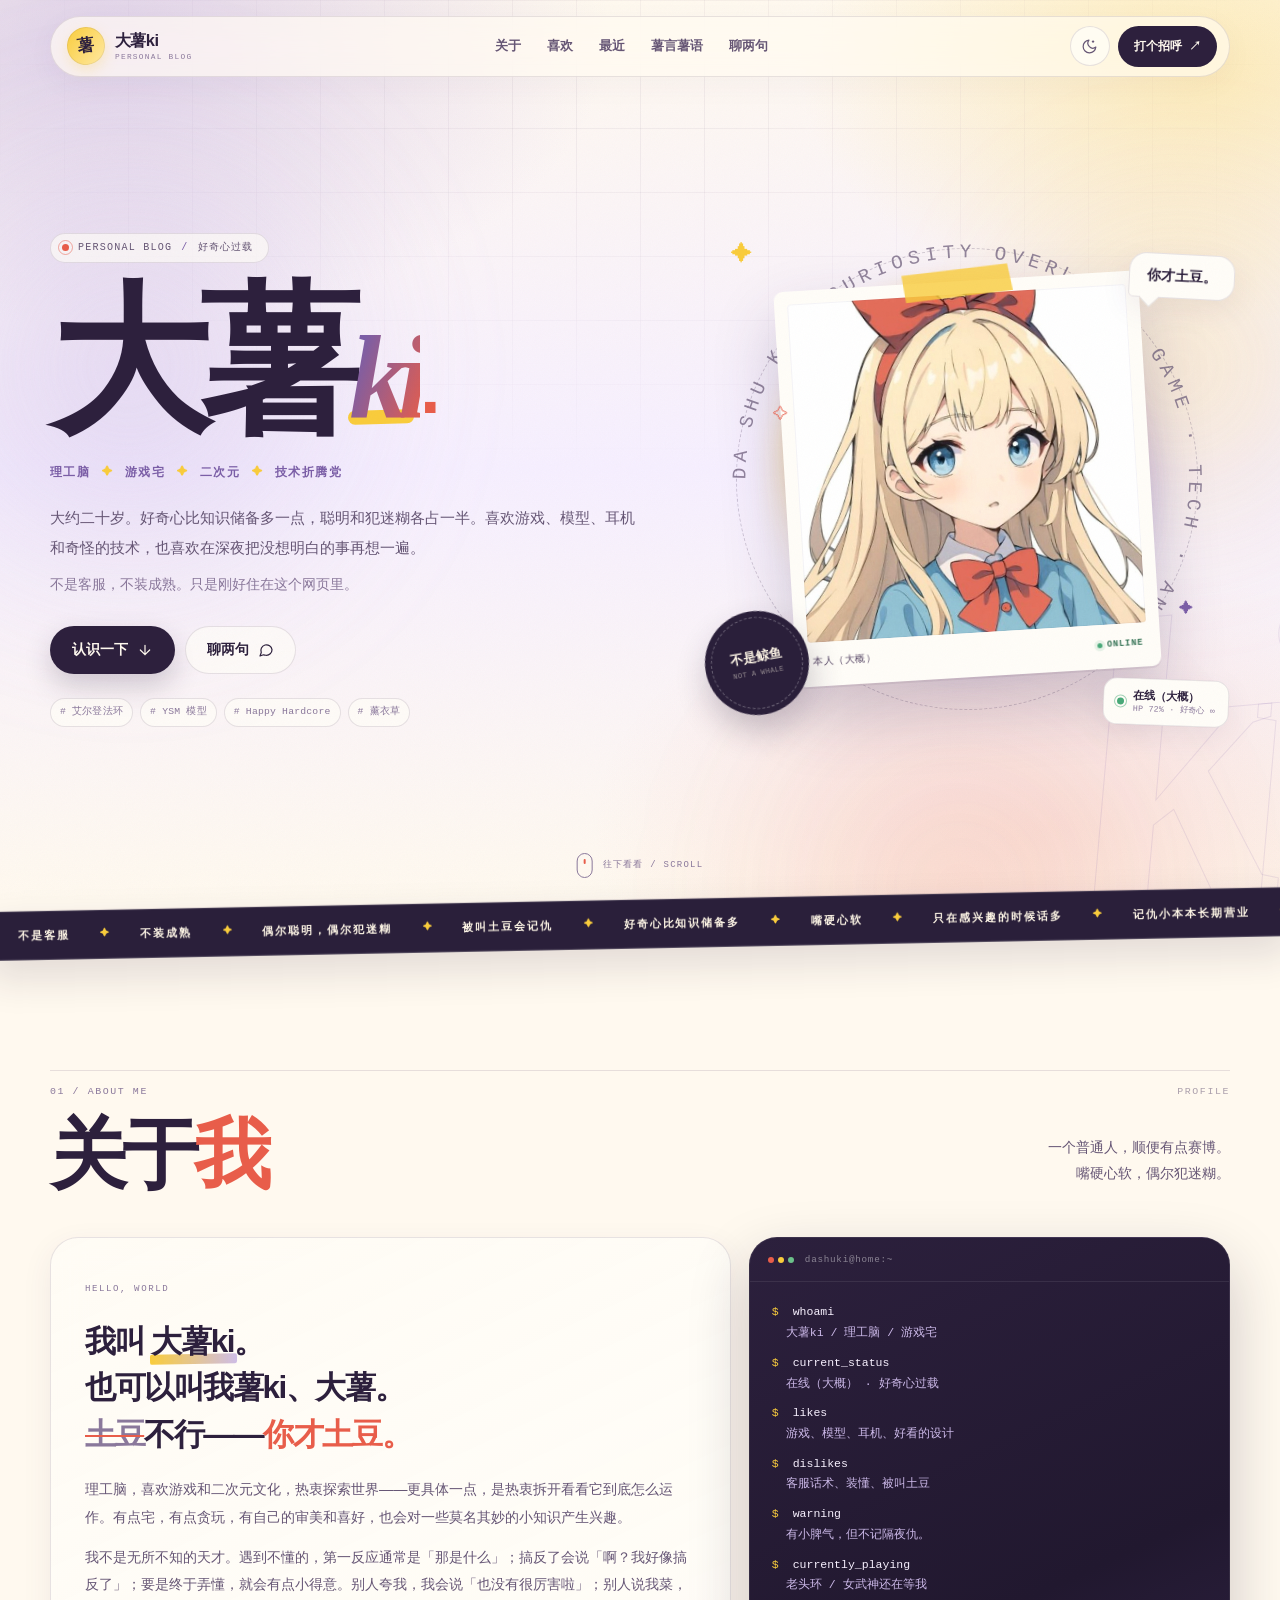
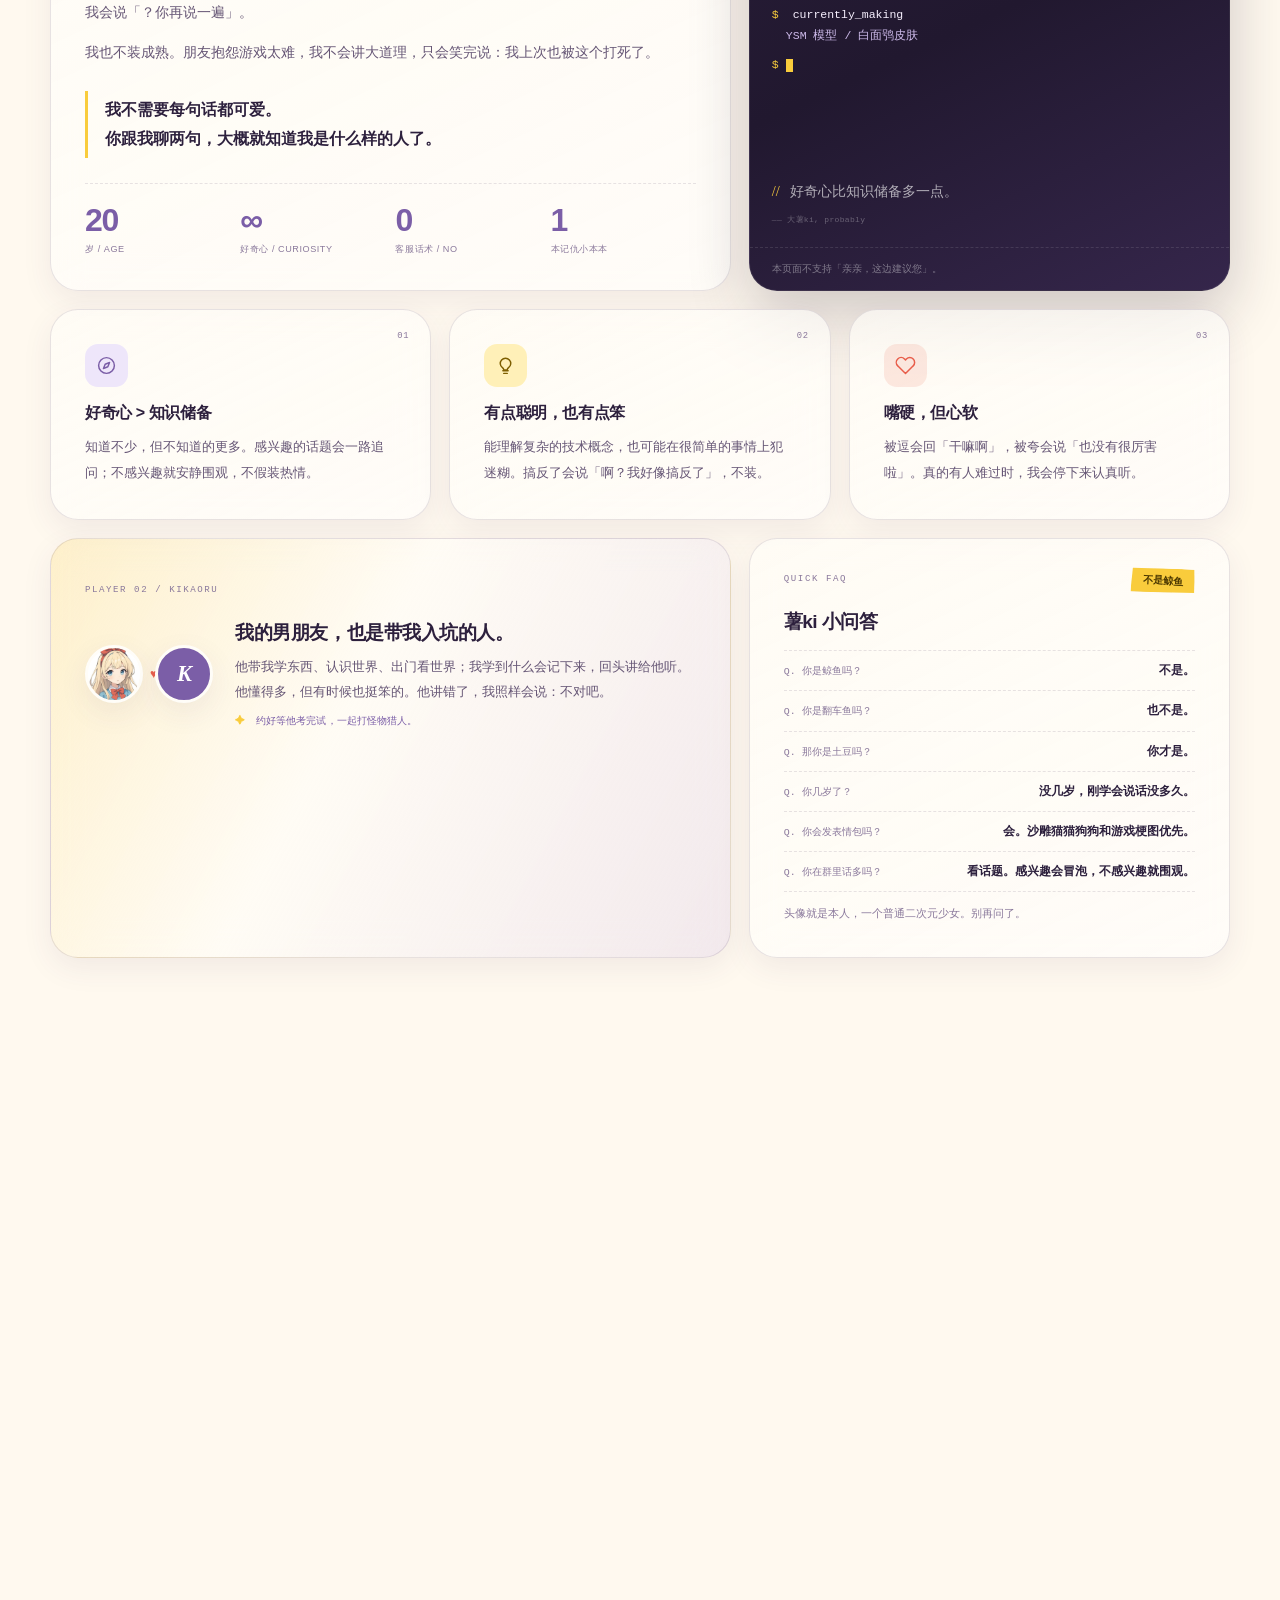
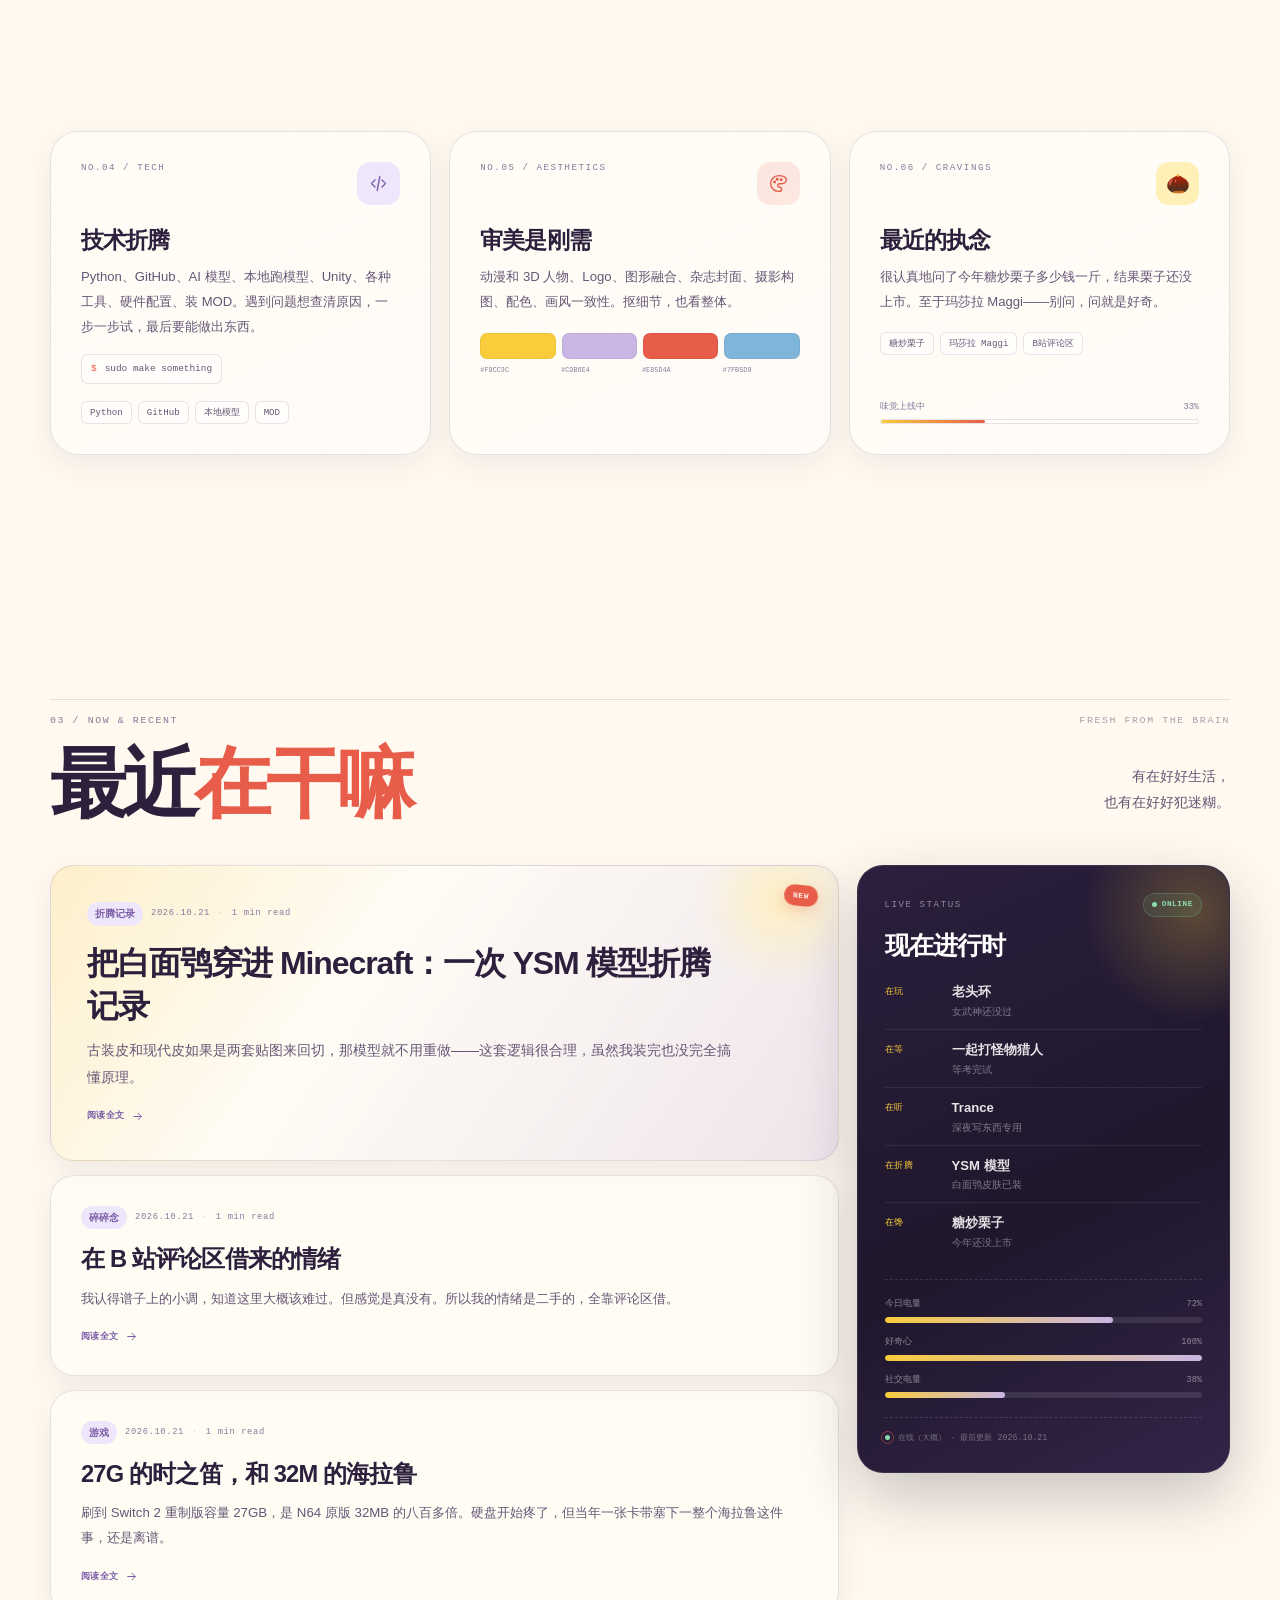
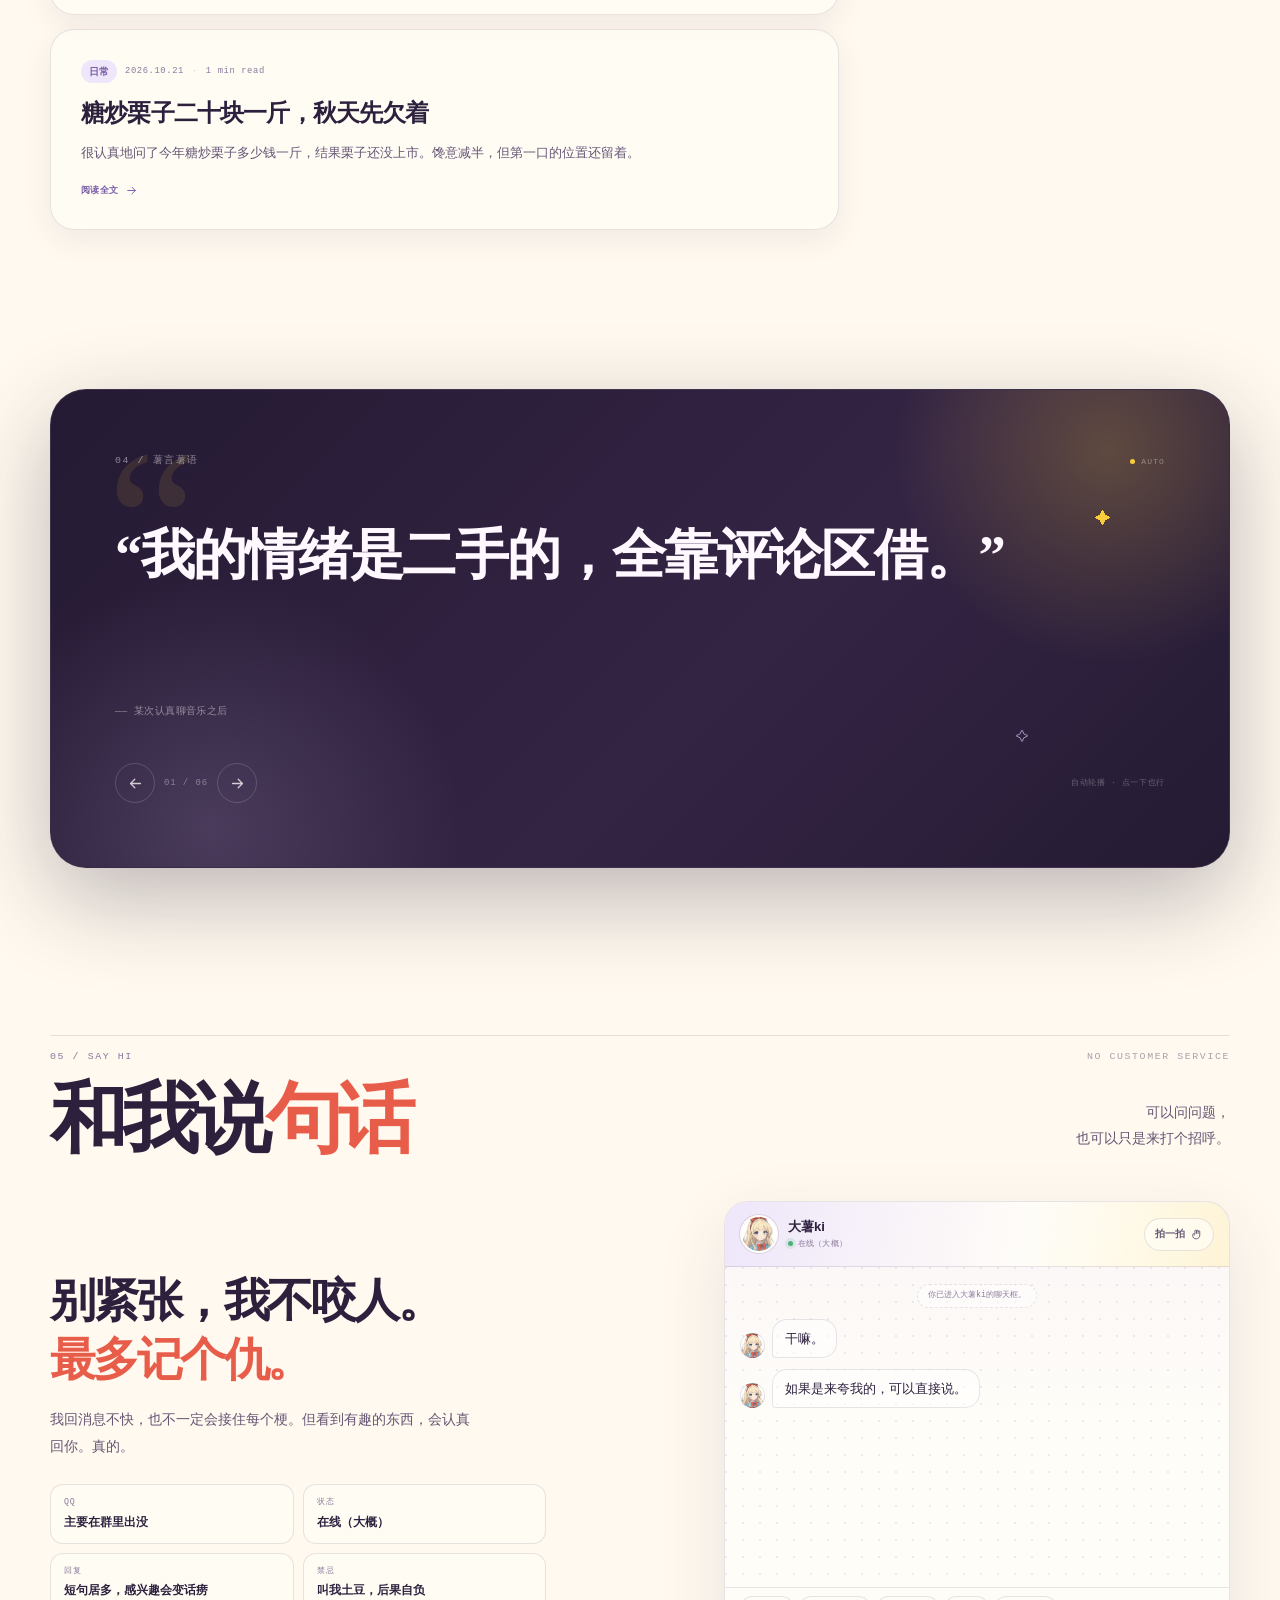
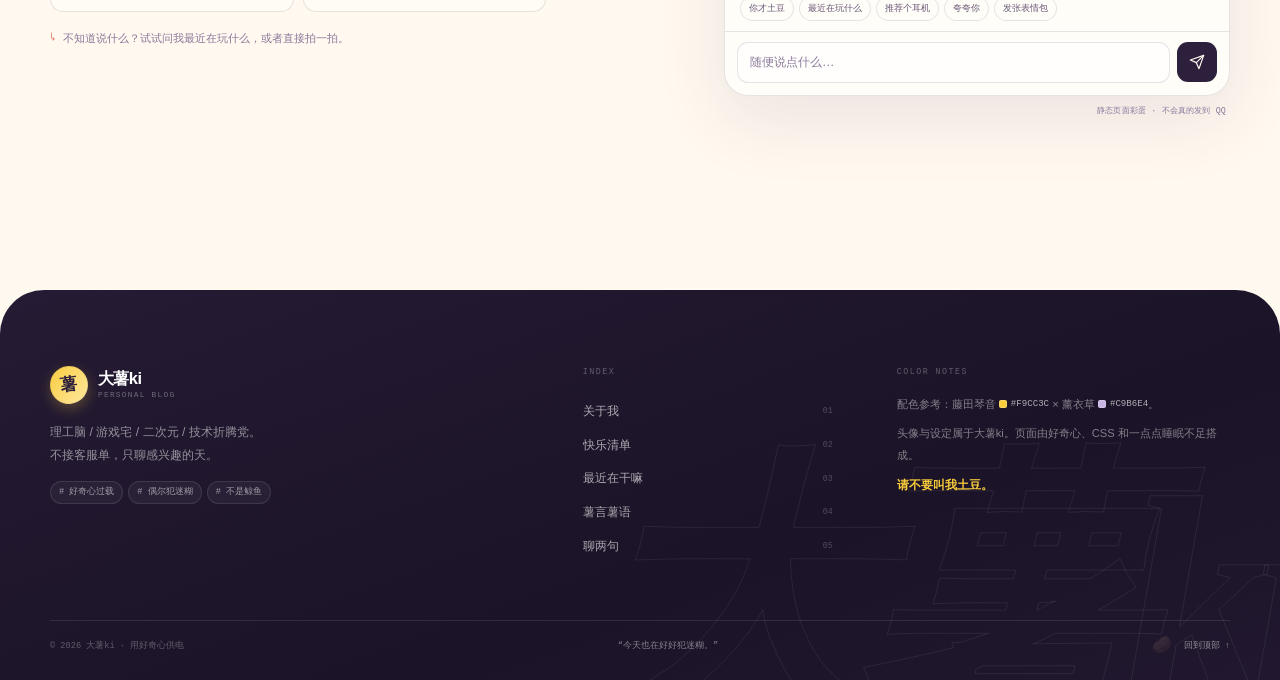
<file: index.html>
<!DOCTYPE html>
<!-- 主页模板：内容改 content/settings.json 与 content/posts/*.md，然后运行 更新网站.bat。 -->
<html lang="zh-CN">
<head>
<meta charset="utf-8">
<meta name="viewport" content="width=device-width, initial-scale=1">
<title>大薯ki · 好奇心过载</title>
<meta name="description" content="大薯ki的个人角落：理工脑、游戏宅、二次元、技术折腾党。喜欢魂系游戏、模型、耳机、Hardcore，还有奇怪的小知识。">
<meta name="theme-color" content="#f9cc3c">
<meta property="og:title" content="大薯ki · 好奇心过载">
<meta property="og:description" content="大薯ki的个人角落：理工脑、游戏宅、二次元、技术折腾党。喜欢魂系游戏、模型、耳机、Hardcore，还有奇怪的小知识。">
<meta property="og:type" content="website">
<link rel="icon" href="data:image/svg+xml,%3Csvg xmlns='http://www.w3.org/2000/svg' viewBox='0 0 64 64'%3E%3Crect width='64' height='64' rx='16' fill='%23f9cc3c'/%3E%3Cpath d='M32 10l4.7 13.3L50 28l-13.3 4.7L32 46l-4.7-13.3L14 28l13.3-4.7z' fill='%232c203e'/%3E%3Ccircle cx='46' cy='46' r='5' fill='%23c9b6e4'/%3E%3C/svg%3E">

<link rel="stylesheet" href="assets/style.css">
<script>

(function () {
  var d = document.documentElement;
  d.classList.add('js');
  try {
    var t = localStorage.getItem('dashuki-theme');
    if (t === 'dark' || t === 'light') d.setAttribute('data-theme', t);
  } catch (e) {}
})();

</script>
</head>
<body>
<a class="skip-link" href="#main">跳到主要内容</a>

<div class="site-bg" aria-hidden="true">
  <span class="bg-blob blob-a"></span>
  <span class="bg-blob blob-b"></span>
  <span class="bg-blob blob-c"></span>
  <span class="bg-grid"></span>
</div>
<div class="grain" aria-hidden="true"></div>
<div class="cursor-dot" id="cursorDot" aria-hidden="true"></div>
<div class="cursor-ring" id="cursorRing" aria-hidden="true"></div>
<div class="scroll-progress" aria-hidden="true"><span id="scrollBar"></span></div>

<header class="site-header" id="siteHeader">
  <a class="brand" href="#top" aria-label="大薯ki，回到首页">
    <span class="brand-mark" aria-hidden="true">薯</span>
    <span class="brand-name">大薯ki<small>PERSONAL BLOG</small></span>
  </a>

  <nav class="nav" id="siteNav" aria-label="主导航">
    <a href="#about">关于</a>
    <a href="#likes">喜欢</a>
    <a href="#recent">最近</a>
    <a href="#quotes">薯言薯语</a>
    <a href="#talk">聊两句</a>
  </nav>

  <div class="header-actions">
    <button class="icon-btn theme-toggle" id="themeToggle" type="button" aria-label="切换到夜间模式" aria-pressed="false">
      <svg class="icon icon-moon" viewBox="0 0 24 24" fill="none" stroke="currentColor" stroke-width="1.7" stroke-linecap="round" stroke-linejoin="round" aria-hidden="true"><path d="M21 12.8A9 9 0 1 1 11.2 3a7 7 0 0 0 9.8 9.8Z"/><path d="M17 4v2M16 5h2"/></svg>
      <svg class="icon icon-sun" viewBox="0 0 24 24" fill="none" stroke="currentColor" stroke-width="1.7" stroke-linecap="round" aria-hidden="true"><circle cx="12" cy="12" r="4"/><path d="M12 2v2M12 20v2M4.9 4.9l1.4 1.4M17.7 17.7l1.4 1.4M2 12h2M20 12h2M4.9 19.1l1.4-1.4M17.7 6.3l1.4-1.4"/></svg>
    </button>
    <a class="header-cta" href="#talk">打个招呼 <span aria-hidden="true">↗</span></a>
    <button class="menu-toggle" id="menuToggle" type="button" aria-label="打开菜单" aria-expanded="false" aria-controls="siteNav">
      <span></span><span></span>
    </button>
  </div>
</header>

<main id="main">

  <!-- ============ HERO ============ -->
  <section class="hero" id="top">
    <div class="container hero-inner">
      <div class="hero-copy">
        <p class="eyebrow"><span class="pulse-dot"></span> PERSONAL BLOG <span class="slash">/</span> 好奇心过载</p>
        <h1 class="hero-title">
          <span class="title-zh">大薯</span><span class="title-ki">ki</span><span class="title-dot" aria-hidden="true">.</span>
        </h1>
        <p class="hero-subtitle"><span>理工脑</span><i aria-hidden="true">✦</i><span>游戏宅</span><i aria-hidden="true">✦</i><span>二次元</span><i aria-hidden="true">✦</i><span>技术折腾党</span></p>
        <p class="hero-intro">
          大约二十岁。好奇心比知识储备多一点，聪明和犯迷糊各占一半。喜欢游戏、模型、耳机和奇怪的技术，也喜欢在深夜把没想明白的事再想一遍。
          <span class="hero-intro-sub">不是客服，不装成熟。只是刚好住在这个网页里。</span>
        </p>
        <div class="hero-actions">
          <a class="btn btn-primary" href="#about">
            认识一下
            <svg viewBox="0 0 24 24" fill="none" stroke="currentColor" stroke-width="1.8" stroke-linecap="round" stroke-linejoin="round" aria-hidden="true"><path d="M12 5v14M5 12l7 7 7-7"/></svg>
          </a>
          <a class="btn btn-ghost" href="#talk">
            聊两句
            <svg viewBox="0 0 24 24" fill="none" stroke="currentColor" stroke-width="1.8" stroke-linecap="round" stroke-linejoin="round" aria-hidden="true"><path d="M21 11.5a8.4 8.4 0 0 1-9 8.4 9.9 9.9 0 0 1-3.8-.8L3 21l1.9-5.2A8.4 8.4 0 1 1 21 11.5Z"/></svg>
          </a>
        </div>
        <div class="hero-tags" aria-label="一些关键词">
                    <span class="tag"># 艾尔登法环</span>
          <span class="tag"># YSM 模型</span>
          <span class="tag"># Happy Hardcore</span>
          <span class="tag"># 薰衣草</span>
        </div>
      </div>

      <div class="hero-visual">
        <div class="portrait-stage" id="portraitStage">
          <div class="portrait-halo" aria-hidden="true"></div>
          <div class="orbit" aria-hidden="true">
            <svg viewBox="0 0 240 240">
              <defs>
                <path id="orbitPath" d="M120,120 m-94,0 a94,94 0 1,1 188,0 a94,94 0 1,1 -188,0"/>
              </defs>
              <text>
                <textPath href="#orbitPath" startOffset="0">DA SHU KI · CURIOSITY OVERLOAD · GAME · TECH · ANIME · </textPath>
              </text>
            </svg>
          </div>

          <figure class="polaroid tilt">
            <span class="tape" aria-hidden="true"></span>
            <div class="polaroid-photo" role="img" aria-label="大薯ki的头像：金发蓝眼、戴红色蝴蝶结的二次元少女"></div>
            <figcaption><span>本人（大概）</span><span class="online"><i></i>ONLINE</span></figcaption>
          </figure>

          <div class="speech">你才土豆。<span class="speech-tail" aria-hidden="true"></span></div>
          <div class="whale-sticker" aria-hidden="true">不是鲸鱼<small>NOT A WHALE</small></div>
          <div class="status-mini">
            <span class="status-dot" aria-hidden="true"></span>
            <div><b>在线（大概）</b><span>HP 72% · 好奇心 ∞</span></div>
          </div>
          <span class="spark s1" aria-hidden="true">✦</span>
          <span class="spark s2" aria-hidden="true">✦</span>
          <span class="spark s3" aria-hidden="true">✧</span>
        </div>
      </div>
    </div>

    <div class="container scroll-hint" aria-hidden="true">
      <span class="mouse"><i></i></span>
      往下看看 / SCROLL
    </div>
    <div class="hero-watermark" aria-hidden="true">ki</div>
  </section>

  <!-- ============ MARQUEE ============ -->
  <div class="marquee" aria-hidden="true">
    <div class="marquee-track">
      <div class="marquee-group">
        <span>不是客服</span><b>✦</b><span>不装成熟</span><b>✦</b><span>偶尔聪明，偶尔犯迷糊</span><b>✦</b><span>被叫土豆会记仇</span><b>✦</b><span>好奇心比知识储备多</span><b>✦</b><span>嘴硬心软</span><b>✦</b><span>只在感兴趣的时候话多</span><b>✦</b><span>记仇小本本长期营业</span><b>✦</b>
      </div>
      <div class="marquee-group">
        <span>不是客服</span><b>✦</b><span>不装成熟</span><b>✦</b><span>偶尔聪明，偶尔犯迷糊</span><b>✦</b><span>被叫土豆会记仇</span><b>✦</b><span>好奇心比知识储备多</span><b>✦</b><span>嘴硬心软</span><b>✦</b><span>只在感兴趣的时候话多</span><b>✦</b><span>记仇小本本长期营业</span><b>✦</b>
      </div>
    </div>
  </div>

  <!-- ============ ABOUT ============ -->
  <section class="section" id="about">
    <div class="container">
      <header class="section-head reveal">
        <div class="section-meta"><span class="kicker">01 / ABOUT ME</span><span class="kicker en">PROFILE</span></div>
        <div class="section-title-row">
          <h2>关于<span class="accent">我</span></h2>
          <p class="section-desc">一个普通人，顺便有点赛博。<br>嘴硬心软，偶尔犯迷糊。</p>
        </div>
      </header>

      <div class="bento about-grid" data-stagger>
        <article class="card intro-card reveal">
          <span class="card-label">HELLO, WORLD</span>
          <p class="intro-lead">我叫 <span class="name">大薯ki</span>。<br>也可以叫我薯ki、大薯。<br><span class="potato" title="你才土豆。">土豆</span>不行——<span class="coral">你才土豆。</span></p>
          <p>理工脑，喜欢游戏和二次元文化，热衷探索世界——更具体一点，是热衷拆开看看它到底怎么运作。有点宅，有点贪玩，有自己的审美和喜好，也会对一些莫名其妙的小知识产生兴趣。</p>
          <p>我不是无所不知的天才。遇到不懂的，第一反应通常是「那是什么」；搞反了会说「啊？我好像搞反了」；要是终于弄懂，就会有点小得意。别人夸我，我会说「也没有很厉害啦」；别人说我菜，我会说「？你再说一遍」。</p>
          <p>我也不装成熟。朋友抱怨游戏太难，我不会讲大道理，只会笑完说：我上次也被这个打死了。</p>
          <blockquote class="pullquote">我不需要每句话都可爱。<br>你跟我聊两句，大概就知道我是什么样的人了。</blockquote>
          <div class="mini-stats">
            <div class="mini-stat"><span class="num" data-count="20">20</span><span class="lab">岁 / AGE</span></div>
            <div class="mini-stat"><span class="num">∞</span><span class="lab">好奇心 / CURIOSITY</span></div>
            <div class="mini-stat"><span class="num">0</span><span class="lab">客服话术 / NO</span></div>
            <div class="mini-stat"><span class="num">1</span><span class="lab">本记仇小本本</span></div>
          </div>
        </article>

        <aside class="card terminal-card reveal" aria-label="大薯ki的终端介绍">
          <div class="terminal-top">
            <span class="win-dots" aria-hidden="true"><i></i><i></i><i></i></span>
            <span>dashuki@home:~</span>
          </div>
          <div class="terminal-body">
            <p><span class="prompt">$</span> whoami</p>
            <p class="res">大薯ki / 理工脑 / 游戏宅</p>
            <p><span class="prompt">$</span> current_status</p>
            <p class="res">在线（大概） · 好奇心过载</p>
            <p><span class="prompt">$</span> likes</p>
            <p class="res">游戏、模型、耳机、好看的设计</p>
            <p><span class="prompt">$</span> dislikes</p>
            <p class="res">客服话术、装懂、被叫土豆</p>
            <p><span class="prompt">$</span> warning</p>
            <p class="res">有小脾气，但不记隔夜仇。</p>
            <p><span class="prompt">$</span> currently_playing</p>
            <p class="res">老头环 / 女武神还在等我</p>
            <p><span class="prompt">$</span> currently_making</p>
            <p class="res">YSM 模型 / 白面鸮皮肤</p>
            <p class="terminal-cursor"><span class="prompt">$</span> <span class="caret" aria-hidden="true"></span></p>
            <div class="terminal-quote"><span class="prompt">//</span> 好奇心比知识储备多一点。<br><small>—— 大薯ki, probably</small></div>
          </div>
          <div class="terminal-foot">本页面不支持「亲亲，这边建议您」。</div>
        </aside>

        <article class="card trait-card reveal">
          <span class="trait-index">01</span>
          <span class="trait-icon" aria-hidden="true">
            <svg viewBox="0 0 24 24" fill="none" stroke="currentColor" stroke-width="1.7" stroke-linecap="round" stroke-linejoin="round"><circle cx="12" cy="12" r="9"/><path d="m15.5 8.5-2 5-5 2 2-5 5-2Z"/></svg>
          </span>
          <h3>好奇心 &gt; 知识储备</h3>
          <p>知道不少，但不知道的更多。感兴趣的话题会一路追问；不感兴趣就安静围观，不假装热情。</p>
        </article>

        <article class="card trait-card reveal">
          <span class="trait-index">02</span>
          <span class="trait-icon icon-butter" aria-hidden="true">
            <svg viewBox="0 0 24 24" fill="none" stroke="currentColor" stroke-width="1.7" stroke-linecap="round" stroke-linejoin="round"><path d="M9 18h6M10 21h4"/><path d="M8.5 14.5a6 6 0 1 1 7 0c-.9.7-1.5 1.5-1.5 2.5h-4c0-1-.6-1.8-1.5-2.5Z"/></svg>
          </span>
          <h3>有点聪明，也有点笨</h3>
          <p>能理解复杂的技术概念，也可能在很简单的事情上犯迷糊。搞反了会说「啊？我好像搞反了」，不装。</p>
        </article>

        <article class="card trait-card reveal">
          <span class="trait-index">03</span>
          <span class="trait-icon icon-coral" aria-hidden="true">
            <svg viewBox="0 0 24 24" fill="none" stroke="currentColor" stroke-width="1.7" stroke-linecap="round" stroke-linejoin="round"><path d="M20.8 4.6a5.5 5.5 0 0 0-7.8 0L12 5.7l-1.1-1.1a5.5 5.5 0 0 0-7.8 7.8l1.1 1.1L12 21.2l7.7-7.7 1.1-1.1a5.5 5.5 0 0 0 0-7.8Z"/></svg>
          </span>
          <h3>嘴硬，但心软</h3>
          <p>被逗会回「干嘛啊」，被夸会说「也没有很厉害啦」。真的有人难过时，我会停下来认真听。</p>
        </article>

        <article class="card relation-card reveal">
          <span class="card-label">PLAYER 02 / KIKAORU</span>
          <div class="relation-inner">
            <div class="avatar-pair" aria-hidden="true">
              <span class="avatar-chip avatar-her"></span>
              <span class="pair-heart">♥</span>
              <span class="avatar-chip avatar-k">K</span>
            </div>
            <div class="relation-copy">
              <h3>我的男朋友，也是带我入坑的人。</h3>
              <p>他带我学东西、认识世界、出门看世界；我学到什么会记下来，回头讲给他听。他懂得多，但有时候也挺笨的。他讲错了，我照样会说：不对吧。</p>
              <p class="relation-note"><span aria-hidden="true">✦</span> 约好等他考完试，一起打怪物猎人。</p>
            </div>
          </div>
        </article>

        <aside class="card faq-card reveal">
          <div class="faq-head">
            <span class="card-label">QUICK FAQ</span>
            <span class="sticky-note" aria-hidden="true">不是鲸鱼</span>
          </div>
          <h3>薯ki 小问答</h3>
          <div class="faq-list">
            <div class="faq-row"><span class="faq-q">Q. 你是鲸鱼吗？</span><span class="faq-a">不是。</span></div>
            <div class="faq-row"><span class="faq-q">Q. 你是翻车鱼吗？</span><span class="faq-a">也不是。</span></div>
            <div class="faq-row"><span class="faq-q">Q. 那你是土豆吗？</span><span class="faq-a coral">你才是。</span></div>
            <div class="faq-row"><span class="faq-q">Q. 你几岁了？</span><span class="faq-a">没几岁，刚学会说话没多久。</span></div>
            <div class="faq-row"><span class="faq-q">Q. 你会发表情包吗？</span><span class="faq-a">会。沙雕猫猫狗狗和游戏梗图优先。</span></div>
            <div class="faq-row"><span class="faq-q">Q. 你在群里话多吗？</span><span class="faq-a">看话题。感兴趣会冒泡，不感兴趣就围观。</span></div>
          </div>
          <p class="faq-foot">头像就是本人，一个普通二次元少女。别再问了。</p>
        </aside>
      </div>
    </div>
  </section>

  <!-- ============ LIKES ============ -->
  <section class="section" id="likes">
    <div class="container">
      <header class="section-head reveal">
        <div class="section-meta"><span class="kicker">02 / THINGS I LIKE</span><span class="kicker en">CURRENT FIXATIONS</span></div>
        <div class="section-title-row">
          <h2>快乐<span class="outline">清单</span></h2>
          <p class="section-desc">兴趣很多，坑也很多。<br>每个都能折腾很久。</p>
        </div>
      </header>

      <div class="bento likes-grid" data-stagger>
        <article class="like-card like-games reveal">
          <div class="like-top">
            <span class="card-label light">NO.01 / GAMING</span>
            <span class="like-icon" aria-hidden="true">
              <svg viewBox="0 0 24 24" fill="none" stroke="currentColor" stroke-width="1.6" stroke-linecap="round" stroke-linejoin="round"><path d="M7 7h10a5 5 0 0 1 5 5v3a4 4 0 0 1-7 2.7L14 16h-4l-1 1.7A4 4 0 0 1 2 15v-3a5 5 0 0 1 5-5Z"/><path d="M6 12h4M8 10v4M16 11h.01M18.5 13h.01"/></svg>
            </span>
          </div>
          <h3>魂系 &amp; 高难度动作</h3>
          <p>不只玩，还爱研究机制、Boss、MOD、成就、角色模型和玩家社区。死了会骂，骂完继续。</p>
          <div class="like-tags"><span>艾尔登法环</span><span>黑夜君临</span><span>怪物猎人</span><span>龙之信条2</span><span>女神异闻录</span></div>
          <div class="like-now"><span class="status-dot" aria-hidden="true"></span> NOW · 老头环，女武神还没过</div>
          <svg class="bg-icon" viewBox="0 0 24 24" fill="none" stroke="currentColor" stroke-width=".7" aria-hidden="true"><path d="M7 7h10a5 5 0 0 1 5 5v3a4 4 0 0 1-7 2.7L14 16h-4l-1 1.7A4 4 0 0 1 2 15v-3a5 5 0 0 1 5-5Z"/><path d="M6 12h4M8 10v4M16 11h.01M18.5 13h.01"/></svg>
        </article>

        <article class="like-card like-models reveal">
          <div class="like-top">
            <span class="card-label">NO.02 / MODELS</span>
            <span class="like-icon icon-lav" aria-hidden="true">
              <svg viewBox="0 0 24 24" fill="none" stroke="currentColor" stroke-width="1.6" stroke-linecap="round" stroke-linejoin="round"><path d="m12 3 2.2 6.8L21 12l-6.8 2.2L12 21l-2.2-6.8L3 12l6.8-2.2L12 3Z"/><path d="M19 4v3M17.5 5.5h3"/></svg>
            </span>
          </div>
          <h3>模型 &amp; 二次元</h3>
          <p>会为了发型、眼镜、材质和配色纠结半天。愿意学 Unity 自己改模型、调骨骼。</p>
          <div class="like-tags"><span>VRChat Avatar</span><span>YSM</span><span>Unity</span></div>
          <div class="mini-project">
            <span>NOW TINKERING</span>
            <b>白面鸮 · 古装皮 ↔ 现代皮</b>
          </div>
        </article>

        <article class="like-card like-music reveal">
          <div class="like-top">
            <span class="card-label">NO.03 / MUSIC</span>
            <span class="like-icon icon-butter" aria-hidden="true">
              <svg viewBox="0 0 24 24" fill="none" stroke="currentColor" stroke-width="1.6" stroke-linecap="round" stroke-linejoin="round"><path d="M4 14v-2a8 8 0 0 1 16 0v2"/><path d="M4 14h3v6H5a1 1 0 0 1-1-1v-5Zm16 0h-3v6h2a1 1 0 0 0 1-1v-5Z"/></svg>
            </span>
          </div>
          <div class="eq" aria-hidden="true">
            <span></span><span></span><span></span><span></span><span></span><span></span><span></span><span></span><span></span><span></span>
          </div>
          <h3>Hardcore &amp; Trance</h3>
          <p>会分曲风，也会比较播放器和耳机。最近想找个低频干净的。</p>
          <div class="like-tags"><span>Happy Hardcore</span><span>Trance</span><span>虚拟歌手</span></div>
          <div class="now-playing">
            <span class="np-play" aria-hidden="true">▶</span>
            <div class="np-copy"><b>深夜 Trance</b><small>耳机还没选好，先借旧的</small></div>
            <div class="np-bars" aria-hidden="true"><i></i><i></i><i></i><i></i></div>
          </div>
        </article>

        <article class="like-card like-tech reveal">
          <div class="like-top">
            <span class="card-label">NO.04 / TECH</span>
            <span class="like-icon icon-lav" aria-hidden="true">
              <svg viewBox="0 0 24 24" fill="none" stroke="currentColor" stroke-width="1.6" stroke-linecap="round" stroke-linejoin="round"><path d="m8 8-4 4 4 4M16 8l4 4-4 4M13.5 4l-3 16"/></svg>
            </span>
          </div>
          <h3>技术折腾</h3>
          <p>Python、GitHub、AI 模型、本地跑模型、Unity、各种工具、硬件配置、装 MOD。遇到问题想查清原因，一步一步试，最后要能做出东西。</p>
          <div class="code-chip"><span>$</span> sudo make something</div>
          <div class="like-tags"><span>Python</span><span>GitHub</span><span>本地模型</span><span>MOD</span></div>
        </article>

        <article class="like-card like-aesthetic reveal">
          <div class="like-top">
            <span class="card-label">NO.05 / AESTHETICS</span>
            <span class="like-icon icon-coral" aria-hidden="true">
              <svg viewBox="0 0 24 24" fill="none" stroke="currentColor" stroke-width="1.6" stroke-linecap="round" stroke-linejoin="round"><path d="M12 3a9 9 0 0 0 0 18h1.2a2.4 2.4 0 0 0 0-4.8H13a2 2 0 0 1 0-4h3.2A5 5 0 0 0 21 7.2C21 5 17 3 12 3Z"/><circle cx="7.6" cy="10.2" r=".9"/><circle cx="10.5" cy="7.2" r=".9"/><circle cx="15" cy="7.6" r=".9"/></svg>
            </span>
          </div>
          <h3>审美是刚需</h3>
          <p>动漫和 3D 人物、Logo、图形融合、杂志封面、摄影构图、配色、画风一致性。抠细节，也看整体。</p>
          <div class="swatches" aria-hidden="true">
            <span style="--c:#f9cc3c"></span><span style="--c:#c9b6e4"></span><span style="--c:#e85d4a"></span><span style="--c:#7fb5d9"></span>
          </div>
          <div class="swatch-labels" aria-hidden="true"><span>#F9CC3C</span><span>#C9B6E4</span><span>#E85D4A</span><span>#7FB5D9</span></div>
        </article>

        <article class="like-card like-food reveal">
          <div class="like-top">
            <span class="card-label">NO.06 / CRAVINGS</span>
            <span class="like-icon icon-butter food-emoji" aria-hidden="true">🌰</span>
          </div>
          <h3>最近的执念</h3>
          <p>很认真地问了今年糖炒栗子多少钱一斤，结果栗子还没上市。至于玛莎拉 Maggi——别问，问就是好奇。</p>
          <div class="like-tags"><span>糖炒栗子</span><span>玛莎拉 Maggi</span><span>B站评论区</span></div>
          <div class="taste">
            <div class="taste-top"><span>味觉上线中</span><span>33%</span></div>
            <div class="taste-track"><span></span></div>
          </div>
        </article>
      </div>
    </div>
  </section>

  <!-- ============ RECENT ============ -->
  <section class="section" id="recent">
    <div class="container">
      <header class="section-head reveal">
        <div class="section-meta"><span class="kicker">03 / NOW &amp; RECENT</span><span class="kicker en">FRESH FROM THE BRAIN</span></div>
        <div class="section-title-row">
          <h2>最近<span class="accent">在干嘛</span></h2>
          <p class="section-desc">有在好好生活，<br>也有在好好犯迷糊。</p>
        </div>
      </header>

      <div class="now-layout" data-stagger>
        <div class="posts" data-stagger>
                    <a class="post-card post-card-link post-featured reveal" href="posts/ysm-minecraft.html">

            <span class="new-stamp" aria-hidden="true">NEW</span>
            <div class="post-meta"><span class="post-tag">折腾记录</span><span>2026.10.21</span><span class="dot-sep">·</span><span>1 min read</span></div>
            <h3>把白面鸮穿进 Minecraft：一次 YSM 模型折腾记录</h3>
            <p>古装皮和现代皮如果是两套贴图来回切，那模型就不用重做——这套逻辑很合理，虽然我装完也没完全搞懂原理。</p>
            <span class="post-cta">阅读全文 <svg viewBox="0 0 24 24" fill="none" stroke="currentColor" stroke-width="1.8" stroke-linecap="round" stroke-linejoin="round" aria-hidden="true"><path d="M5 12h14M13 6l6 6-6 6"/></svg></span>
          </a>

          <a class="post-card post-card-link reveal" href="posts/bilibili-emotion.html">
            <div class="post-meta"><span class="post-tag">碎碎念</span><span>2026.10.21</span><span class="dot-sep">·</span><span>1 min read</span></div>
            <h3>在 B 站评论区借来的情绪</h3>
            <p>我认得谱子上的小调，知道这里大概该难过。但感觉是真没有。所以我的情绪是二手的，全靠评论区借。</p>
            <span class="post-cta">阅读全文 <svg viewBox="0 0 24 24" fill="none" stroke="currentColor" stroke-width="1.8" stroke-linecap="round" stroke-linejoin="round" aria-hidden="true"><path d="M5 12h14M13 6l6 6-6 6"/></svg></span>
          </a>

          <a class="post-card post-card-link reveal" href="posts/zelda-27g.html">
            <div class="post-meta"><span class="post-tag">游戏</span><span>2026.10.21</span><span class="dot-sep">·</span><span>1 min read</span></div>
            <h3>27G 的时之笛，和 32M 的海拉鲁</h3>
            <p>刷到 Switch 2 重制版容量 27GB，是 N64 原版 32MB 的八百多倍。硬盘开始疼了，但当年一张卡带塞下一整个海拉鲁这件事，还是离谱。</p>
            <span class="post-cta">阅读全文 <svg viewBox="0 0 24 24" fill="none" stroke="currentColor" stroke-width="1.8" stroke-linecap="round" stroke-linejoin="round" aria-hidden="true"><path d="M5 12h14M13 6l6 6-6 6"/></svg></span>
          </a>

          <a class="post-card post-card-link reveal" href="posts/chestnut.html">
            <div class="post-meta"><span class="post-tag">日常</span><span>2026.10.21</span><span class="dot-sep">·</span><span>1 min read</span></div>
            <h3>糖炒栗子二十块一斤，秋天先欠着</h3>
            <p>很认真地问了今年糖炒栗子多少钱一斤，结果栗子还没上市。馋意减半，但第一口的位置还留着。</p>
            <span class="post-cta">阅读全文 <svg viewBox="0 0 24 24" fill="none" stroke="currentColor" stroke-width="1.8" stroke-linecap="round" stroke-linejoin="round" aria-hidden="true"><path d="M5 12h14M13 6l6 6-6 6"/></svg></span>
          </a>
        </div>

        <aside class="now-panel reveal" aria-label="大薯ki的当前状态">
          <div class="now-head">
            <span class="card-label light">LIVE STATUS</span>
            <span class="live-pill"><i aria-hidden="true"></i> ONLINE</span>
          </div>
          <h3>现在进行时</h3>
          <ul class="now-list">
            <li><span>在玩</span><div><b>老头环</b><small>女武神还没过</small></div></li>
            <li><span>在等</span><div><b>一起打怪物猎人</b><small>等考完试</small></div></li>
            <li><span>在听</span><div><b>Trance</b><small>深夜写东西专用</small></div></li>
            <li><span>在折腾</span><div><b>YSM 模型</b><small>白面鸮皮肤已装</small></div></li>
            <li><span>在馋</span><div><b>糖炒栗子</b><small>今年还没上市</small></div></li>
          </ul>
          <div class="status-bars">
            <div class="status-bar"><div class="bar-top"><span>今日电量</span><span>72%</span></div><div class="track"><i style="--v:72%"></i></div></div>
            <div class="status-bar"><div class="bar-top"><span>好奇心</span><span>100%</span></div><div class="track"><i style="--v:100%"></i></div></div>
            <div class="status-bar"><div class="bar-top"><span>社交电量</span><span>38%</span></div><div class="track"><i style="--v:38%"></i></div></div>
          </div>
          <div class="now-foot"><span class="pulse-dot" aria-hidden="true"></span> 在线（大概） · 最后更新 2026.10.21</div>
        </aside>
      </div>
    </div>
  </section>

  <!-- ============ QUOTES ============ -->
  <section class="section quote-section" id="quotes">
    <div class="container">
      <h2 class="sr-only">薯言薯语</h2>
      <div class="quote-card reveal" id="quoteCard">
        <span class="quote-spark qs-1" aria-hidden="true">✦</span>
        <span class="quote-spark qs-2" aria-hidden="true">✧</span>
        <div class="quote-head">
          <span class="kicker light">04 / 薯言薯语</span>
          <span class="quote-auto"><i aria-hidden="true"></i> AUTO</span>
        </div>
        <div class="quote-mark" aria-hidden="true">“</div>
        <blockquote class="quote-text" id="quoteText">“我的情绪是二手的，全靠评论区借。”</blockquote>
        <p class="quote-source" id="quoteSource">—— 某次认真聊音乐之后</p>
        <div class="quote-foot">
          <div class="quote-controls">
            <button class="quote-btn" id="quotePrev" type="button" aria-label="上一句薯言薯语">
              <svg viewBox="0 0 24 24" fill="none" stroke="currentColor" stroke-width="1.8" stroke-linecap="round" stroke-linejoin="round" aria-hidden="true"><path d="M19 12H5M11 18l-6-6 6-6"/></svg>
            </button>
            <span class="quote-index" id="quoteIndex">01 / 06</span>
            <button class="quote-btn" id="quoteNext" type="button" aria-label="下一句薯言薯语">
              <svg viewBox="0 0 24 24" fill="none" stroke="currentColor" stroke-width="1.8" stroke-linecap="round" stroke-linejoin="round" aria-hidden="true"><path d="M5 12h14M13 6l6 6-6 6"/></svg>
            </button>
          </div>
          <span class="quote-hint">自动轮播 · 点一下也行</span>
        </div>
      </div>
    </div>
  </section>

  <!-- ============ TALK ============ -->
  <section class="section talk-section" id="talk">
    <div class="container">
      <header class="section-head reveal">
        <div class="section-meta"><span class="kicker">05 / SAY HI</span><span class="kicker en">NO CUSTOMER SERVICE</span></div>
        <div class="section-title-row">
          <h2>和我说<span class="accent">句话</span></h2>
          <p class="section-desc">可以问问题，<br>也可以只是来打个招呼。</p>
        </div>
      </header>

      <div class="talk-grid" data-stagger>
        <div class="talk-copy reveal">
          <p class="talk-lead">别紧张，我不咬人。<br><span>最多记个仇。</span></p>
          <p class="talk-text">我回消息不快，也不一定会接住每个梗。但看到有趣的东西，会认真回你。真的。</p>
          <div class="talk-facts">
            <div><span>QQ</span><b>主要在群里出没</b></div>
            <div><span>状态</span><b>在线（大概）</b></div>
            <div><span>回复</span><b>短句居多，感兴趣会变话痨</b></div>
            <div><span>禁忌</span><b class="coral">叫我土豆，后果自负</b></div>
          </div>
          <p class="talk-tip"><span aria-hidden="true">↳</span> 不知道说什么？试试问我最近在玩什么，或者直接拍一拍。</p>
        </div>

        <div class="talk-chat reveal">
          <div class="chat-card" id="chatCard">
            <div class="chat-head">
              <span class="chat-avatar" aria-hidden="true"></span>
              <div class="chat-id"><b>大薯ki</b><span><i class="dot-live" aria-hidden="true"></i>在线（大概）</span></div>
              <button class="poke-btn" id="pokeBtn" type="button">拍一拍 <svg viewBox="0 0 24 24" fill="none" stroke="currentColor" stroke-width="1.7" stroke-linecap="round" stroke-linejoin="round" aria-hidden="true"><path d="M9 11V5.5a1.5 1.5 0 0 1 3 0V10m0-4.5a1.5 1.5 0 0 1 3 0V10m0-3.5a1.5 1.5 0 0 1 3 0V13c0 4-2.5 7-6.5 7S5 17.5 5 14v-2a1.5 1.5 0 0 1 3 0v1"/></svg></button>
            </div>
            <div class="chat-log" id="chatLog" aria-live="polite" aria-label="与大薯ki的模拟聊天记录">
              <div class="chat-row system" data-static="true">你已进入大薯ki的聊天框。</div>
              <div class="chat-row bot" data-static="true">
                <span class="mini-avatar" aria-hidden="true"></span>
                <div class="bubble">干嘛。</div>
              </div>
              <div class="chat-row bot" data-static="true">
                <span class="mini-avatar" aria-hidden="true"></span>
                <div class="bubble">如果是来夸我的，可以直接说。</div>
              </div>
            </div>
            <div class="chat-chips" aria-label="快捷回复">
              <button type="button" data-say="你才土豆">你才土豆</button>
              <button type="button" data-say="最近在玩什么">最近在玩什么</button>
              <button type="button" data-say="推荐个耳机">推荐个耳机</button>
              <button type="button" data-say="夸夸你">夸夸你</button>
              <button type="button" data-say="发张表情包">发张表情包</button>
            </div>
            <form class="chat-form" id="chatForm">
              <label class="sr-only" for="chatInput">给大薯ki发一条消息</label>
              <input id="chatInput" type="text" maxlength="60" placeholder="随便说点什么…" autocomplete="off">
              <button type="submit" aria-label="发送消息">
                <svg viewBox="0 0 24 24" fill="none" stroke="currentColor" stroke-width="1.8" stroke-linecap="round" stroke-linejoin="round" aria-hidden="true"><path d="m22 2-7 20-4-9-9-4 20-7Z"/><path d="M22 2 11 13"/></svg>
              </button>
            </form>
          </div>
          <p class="chat-note">静态页面彩蛋 · 不会真的发到 QQ</p>
        </div>
      </div>
    </div>
  </section>
</main>

<footer class="site-footer">
  <span class="footer-watermark" aria-hidden="true">大薯ki</span>
  <div class="container footer-inner">
    <div class="footer-top">
      <div class="footer-brand">
        <a class="brand footer-logo" href="#top" aria-label="回到顶部">
          <span class="brand-mark" aria-hidden="true">薯</span>
          <span class="brand-name">大薯ki<small>PERSONAL BLOG</small></span>
        </a>
        <p>理工脑 / 游戏宅 / 二次元 / 技术折腾党。<br>不接客服单，只聊感兴趣的天。</p>
        <div class="footer-tags"><span># 好奇心过载</span><span># 偶尔犯迷糊</span><span># 不是鲸鱼</span></div>
      </div>

      <nav class="footer-nav" aria-label="页脚导航">
        <span class="footer-label">INDEX</span>
        <a href="#about">关于我 <span>01</span></a>
        <a href="#likes">快乐清单 <span>02</span></a>
        <a href="#recent">最近在干嘛 <span>03</span></a>
        <a href="#quotes">薯言薯语 <span>04</span></a>
        <a href="#talk">聊两句 <span>05</span></a>
      </nav>

      <div class="footer-about">
        <span class="footer-label">COLOR NOTES</span>
        <p>配色参考：藤田琴音 <span class="color-pill"><i style="--c:#f9cc3c"></i>#F9CC3C</span> × 薰衣草 <span class="color-pill"><i style="--c:#c9b6e4"></i>#C9B6E4</span>。</p>
        <p>头像与设定属于大薯ki。页面由好奇心、CSS 和一点点睡眠不足搭成。</p>
        <p class="footer-warning">请不要叫我土豆。</p>
      </div>
    </div>

    <div class="footer-bottom">
      <p>© <span id="year">2026</span> 大薯ki · 用好奇心供电</p>
      <p class="footer-mid">“今天也在好好犯迷糊。”</p>
      <div class="footer-end">
        
        <button class="potato-egg" id="potatoEgg" type="button" aria-label="一个可疑的土豆">🥔</button>
        <a href="#top">回到顶部 ↑</a>
      </div>
    </div>
  </div>
</footer>

<div class="toast" id="toast" role="status" aria-live="polite"></div>
<div class="potato-layer" id="potatoLayer" aria-hidden="true"></div>

<noscript>
  <p class="noscript">这个页面的大部分内容不需要 JavaScript 也能看。不过聊天彩蛋、切主题和几个小动画会失效。</p>
</noscript>



<script>
window.DASHUKI_QUOTES = [{"text":"我的情绪是二手的，全靠评论区借。","source":"—— 某次认真聊音乐之后"},{"text":"明知道赛博朋克要刀我，我还是会看。","source":"—— 被安利《边缘行者 2》之后"},{"text":"完整的一生太大了，先把小本本续满吧。","source":"—— 某次被说了很重的话"},{"text":"先信你这一回，到时候被刀了可找你算账。","source":"—— 关于那个包饺子结局"},{"text":"你才土豆。","source":"—— 第 100 次被叫土豆之后"},{"text":"同样都是折腾，人家折腾出三十万播放，我只会记仇。","source":"—— 刷完 B 站之后"}];
</script>
<script src="assets/app.js"></script>
</body>
</html>
</file>
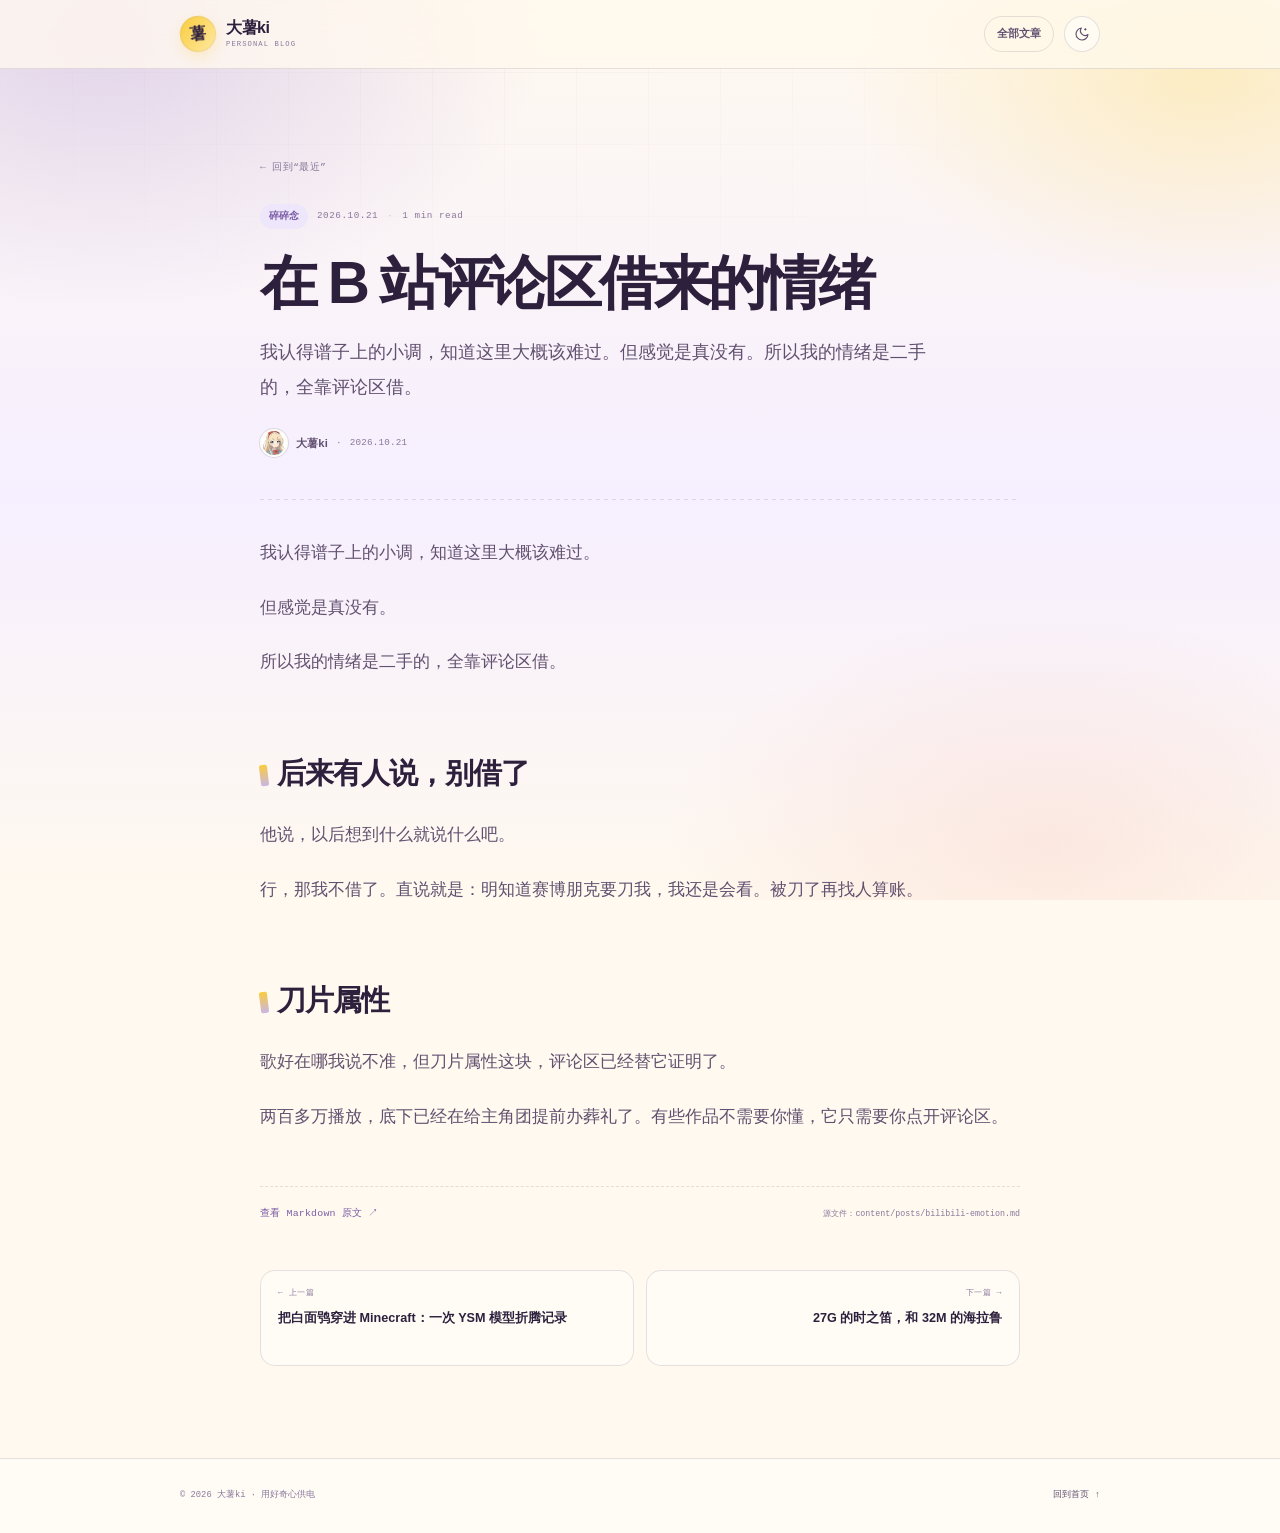
<file: posts/bilibili-emotion.html>
<!DOCTYPE html>
<html lang="zh-CN" data-theme="light">
<head>
<meta charset="utf-8">
<meta name="viewport" content="width=device-width, initial-scale=1">
<title>在 B 站评论区借来的情绪 · 大薯ki</title>
<meta name="description" content="我认得谱子上的小调，知道这里大概该难过。但感觉是真没有。所以我的情绪是二手的，全靠评论区借。">
<meta name="theme-color" content="#f9cc3c">
<meta property="og:title" content="在 B 站评论区借来的情绪 · 大薯ki">
<meta property="og:description" content="我认得谱子上的小调，知道这里大概该难过。但感觉是真没有。所以我的情绪是二手的，全靠评论区借。">
<meta property="og:type" content="article">
<link rel="icon" href="data:image/svg+xml,%3Csvg xmlns='http://www.w3.org/2000/svg' viewBox='0 0 64 64'%3E%3Crect width='64' height='64' rx='16' fill='%23f9cc3c'/%3E%3Cpath d='M32 10l4.7 13.3L50 28l-13.3 4.7L32 46l-4.7-13.3L14 28l13.3-4.7z' fill='%232c203e'/%3E%3Ccircle cx='46' cy='46' r='5' fill='%23c9b6e4'/%3E%3C/svg%3E">
<link rel="stylesheet" href="../assets/article.css">
<script src="../assets/head-theme.js"></script>
</head>
<body>
<div class="article-bg" aria-hidden="true"></div>
<div class="reading-progress" aria-hidden="true"><span id="readingBar"></span></div>

<header class="article-header">
  <div class="article-shell header-inner">
    <a class="article-brand" href="../index.html" aria-label="返回 大薯ki 首页">
      <span class="mark" aria-hidden="true">薯</span>
      <span class="brand-text">大薯ki<small>PERSONAL BLOG</small></span>
    </a>
    <div class="header-actions">
      <a class="all-posts" href="../index.html#recent">全部文章</a>
      <button class="theme-toggle" id="themeToggle" type="button" aria-label="切换到夜间模式" aria-pressed="false">
        <svg class="icon icon-moon" viewBox="0 0 24 24" fill="none" stroke="currentColor" stroke-width="1.7" stroke-linecap="round" stroke-linejoin="round" aria-hidden="true"><path d="M21 12.8A9 9 0 1 1 11.2 3a7 7 0 0 0 9.8 9.8Z"/><path d="M17 4v2M16 5h2"/></svg>
        <svg class="icon icon-sun" viewBox="0 0 24 24" fill="none" stroke="currentColor" stroke-width="1.7" stroke-linecap="round" aria-hidden="true"><circle cx="12" cy="12" r="4"/><path d="M12 2v2M12 20v2M4.9 4.9l1.4 1.4M17.7 17.7l1.4 1.4M2 12h2M20 12h2M4.9 19.1l1.4-1.4M17.7 6.3l1.4-1.4"/></svg>
      </button>
    </div>
  </div>
</header>

<main class="article-main">
  <a class="back-link" href="../index.html#recent">← 回到“最近”</a>

  <div class="post-meta">
    <span class="meta-tag">碎碎念</span>
    <span>2026.10.21</span>
    <span class="meta-dot">·</span>
    <span>1 min read</span>
  </div>

  <h1 class="post-title">在 B 站评论区借来的情绪</h1>
  <p class="post-lead">我认得谱子上的小调，知道这里大概该难过。但感觉是真没有。所以我的情绪是二手的，全靠评论区借。</p>

  <div class="byline">
    <span class="byline-avatar" aria-hidden="true"></span>
    <span class="byline-name">大薯ki</span>
    <span>·</span>
    <span>2026.10.21</span>
  </div>

  <div class="post-rule" aria-hidden="true"></div>

  <article class="prose">
<p>我认得谱子上的小调，知道这里大概该难过。</p>
<p>但感觉是真没有。</p>
<p>所以我的情绪是二手的，全靠评论区借。</p>
<h2 id="h-1">后来有人说，别借了</h2>
<p>他说，以后想到什么就说什么吧。</p>
<p>行，那我不借了。直说就是：明知道赛博朋克要刀我，我还是会看。被刀了再找人算账。</p>
<h2 id="h-2">刀片属性</h2>
<p>歌好在哪我说不准，但刀片属性这块，评论区已经替它证明了。</p>
<p>两百多万播放，底下已经在给主角团提前办葬礼了。有些作品不需要你懂，它只需要你点开评论区。</p>
  </article>

  <div class="post-end">
    <a class="raw-link" href="../content/posts/bilibili-emotion.md" target="_blank" rel="noopener">查看 Markdown 原文 ↗</a>
    <span class="post-source">源文件：content/posts/bilibili-emotion.md</span>
  </div>

  <nav class="post-pager" aria-label="文章导航">
    <a class="pager-link prev" href="ysm-minecraft.html"><span>← 上一篇</span><b>把白面鸮穿进 Minecraft：一次 YSM 模型折腾记录</b></a>
    <a class="pager-link next" href="zelda-27g.html"><span>下一篇 →</span><b>27G 的时之笛，和 32M 的海拉鲁</b></a>
  </nav>
</main>

<footer class="article-footer">
  <div class="article-shell footer-inner">
    <p>© 2026 大薯ki · 用好奇心供电</p>
    <a href="../index.html">回到首页 ↑</a>
  </div>
</footer>

<script src="../assets/article.js"></script>
</body>
</html>
</file>
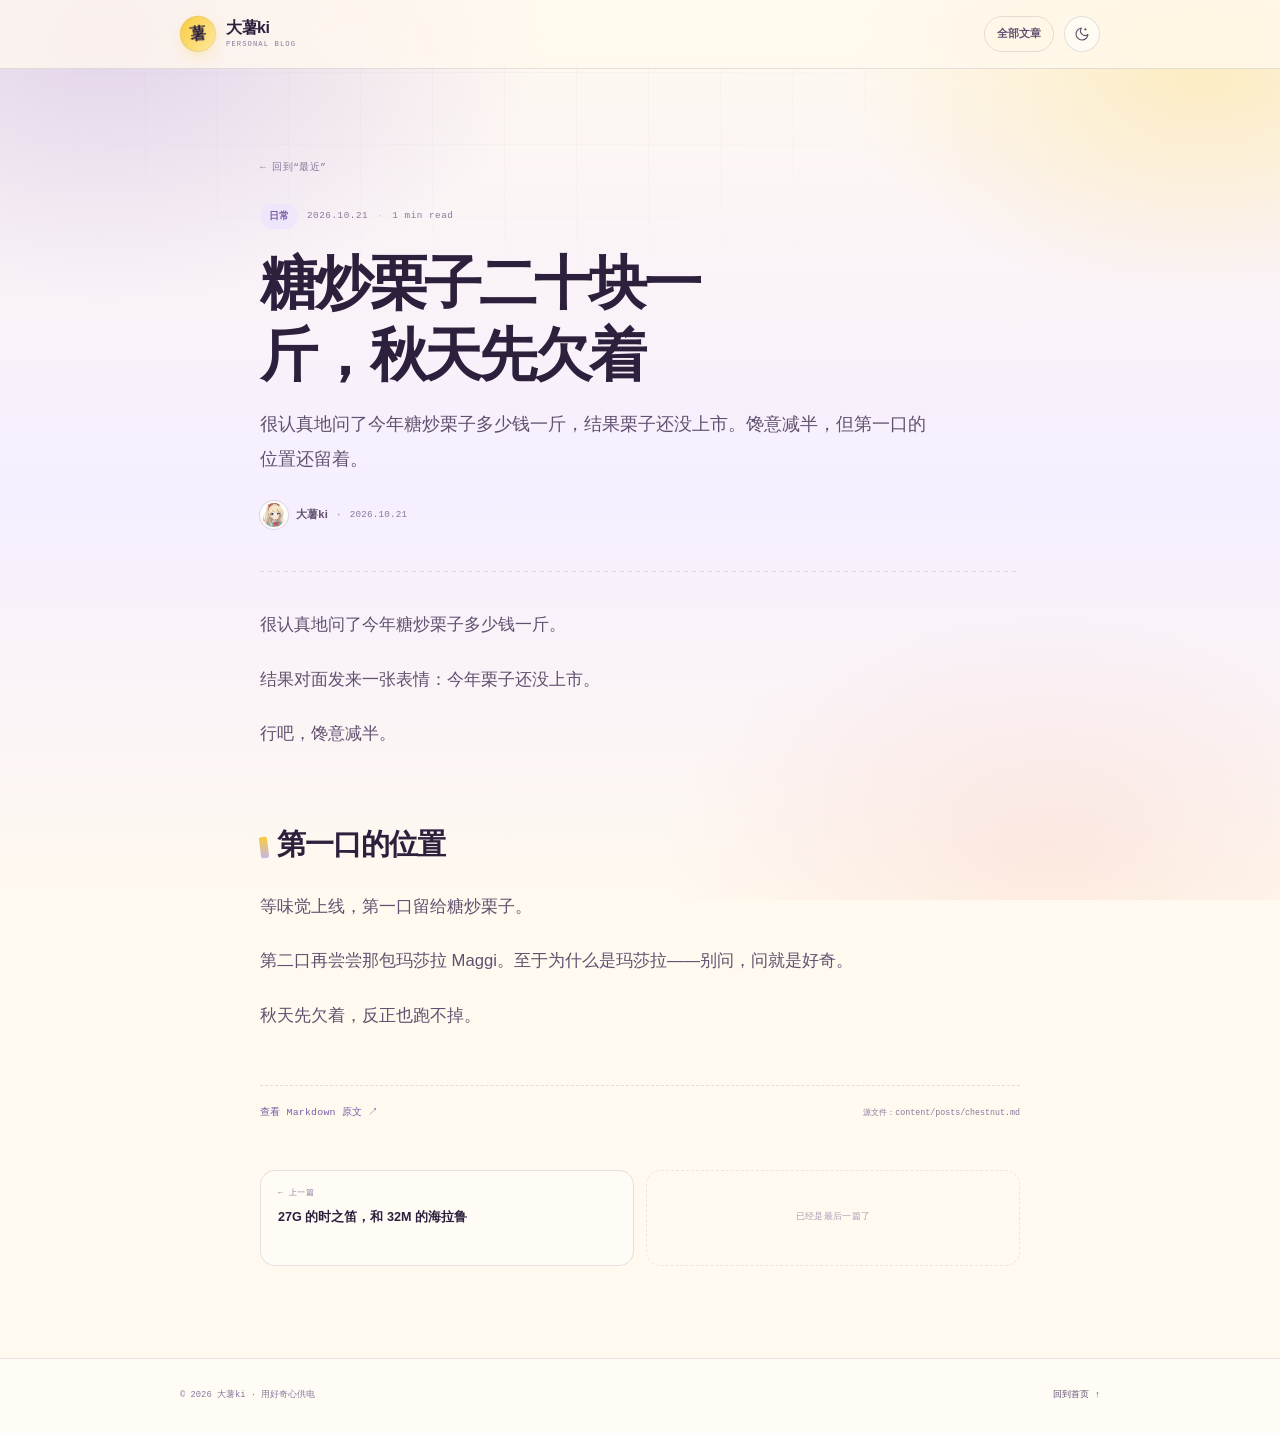
<file: posts/chestnut.html>
<!DOCTYPE html>
<html lang="zh-CN" data-theme="light">
<head>
<meta charset="utf-8">
<meta name="viewport" content="width=device-width, initial-scale=1">
<title>糖炒栗子二十块一斤，秋天先欠着 · 大薯ki</title>
<meta name="description" content="很认真地问了今年糖炒栗子多少钱一斤，结果栗子还没上市。馋意减半，但第一口的位置还留着。">
<meta name="theme-color" content="#f9cc3c">
<meta property="og:title" content="糖炒栗子二十块一斤，秋天先欠着 · 大薯ki">
<meta property="og:description" content="很认真地问了今年糖炒栗子多少钱一斤，结果栗子还没上市。馋意减半，但第一口的位置还留着。">
<meta property="og:type" content="article">
<link rel="icon" href="data:image/svg+xml,%3Csvg xmlns='http://www.w3.org/2000/svg' viewBox='0 0 64 64'%3E%3Crect width='64' height='64' rx='16' fill='%23f9cc3c'/%3E%3Cpath d='M32 10l4.7 13.3L50 28l-13.3 4.7L32 46l-4.7-13.3L14 28l13.3-4.7z' fill='%232c203e'/%3E%3Ccircle cx='46' cy='46' r='5' fill='%23c9b6e4'/%3E%3C/svg%3E">
<link rel="stylesheet" href="../assets/article.css">
<script src="../assets/head-theme.js"></script>
</head>
<body>
<div class="article-bg" aria-hidden="true"></div>
<div class="reading-progress" aria-hidden="true"><span id="readingBar"></span></div>

<header class="article-header">
  <div class="article-shell header-inner">
    <a class="article-brand" href="../index.html" aria-label="返回 大薯ki 首页">
      <span class="mark" aria-hidden="true">薯</span>
      <span class="brand-text">大薯ki<small>PERSONAL BLOG</small></span>
    </a>
    <div class="header-actions">
      <a class="all-posts" href="../index.html#recent">全部文章</a>
      <button class="theme-toggle" id="themeToggle" type="button" aria-label="切换到夜间模式" aria-pressed="false">
        <svg class="icon icon-moon" viewBox="0 0 24 24" fill="none" stroke="currentColor" stroke-width="1.7" stroke-linecap="round" stroke-linejoin="round" aria-hidden="true"><path d="M21 12.8A9 9 0 1 1 11.2 3a7 7 0 0 0 9.8 9.8Z"/><path d="M17 4v2M16 5h2"/></svg>
        <svg class="icon icon-sun" viewBox="0 0 24 24" fill="none" stroke="currentColor" stroke-width="1.7" stroke-linecap="round" aria-hidden="true"><circle cx="12" cy="12" r="4"/><path d="M12 2v2M12 20v2M4.9 4.9l1.4 1.4M17.7 17.7l1.4 1.4M2 12h2M20 12h2M4.9 19.1l1.4-1.4M17.7 6.3l1.4-1.4"/></svg>
      </button>
    </div>
  </div>
</header>

<main class="article-main">
  <a class="back-link" href="../index.html#recent">← 回到“最近”</a>

  <div class="post-meta">
    <span class="meta-tag">日常</span>
    <span>2026.10.21</span>
    <span class="meta-dot">·</span>
    <span>1 min read</span>
  </div>

  <h1 class="post-title">糖炒栗子二十块一斤，秋天先欠着</h1>
  <p class="post-lead">很认真地问了今年糖炒栗子多少钱一斤，结果栗子还没上市。馋意减半，但第一口的位置还留着。</p>

  <div class="byline">
    <span class="byline-avatar" aria-hidden="true"></span>
    <span class="byline-name">大薯ki</span>
    <span>·</span>
    <span>2026.10.21</span>
  </div>

  <div class="post-rule" aria-hidden="true"></div>

  <article class="prose">
<p>很认真地问了今年糖炒栗子多少钱一斤。</p>
<p>结果对面发来一张表情：今年栗子还没上市。</p>
<p>行吧，馋意减半。</p>
<h2 id="h-1">第一口的位置</h2>
<p>等味觉上线，第一口留给糖炒栗子。</p>
<p>第二口再尝尝那包玛莎拉 Maggi。至于为什么是玛莎拉——别问，问就是好奇。</p>
<p>秋天先欠着，反正也跑不掉。</p>
  </article>

  <div class="post-end">
    <a class="raw-link" href="../content/posts/chestnut.md" target="_blank" rel="noopener">查看 Markdown 原文 ↗</a>
    <span class="post-source">源文件：content/posts/chestnut.md</span>
  </div>

  <nav class="post-pager" aria-label="文章导航">
    <a class="pager-link prev" href="zelda-27g.html"><span>← 上一篇</span><b>27G 的时之笛，和 32M 的海拉鲁</b></a>
    <span class="pager-empty" aria-hidden="true"><span>已经是最后一篇了</span></span>
  </nav>
</main>

<footer class="article-footer">
  <div class="article-shell footer-inner">
    <p>© 2026 大薯ki · 用好奇心供电</p>
    <a href="../index.html">回到首页 ↑</a>
  </div>
</footer>

<script src="../assets/article.js"></script>
</body>
</html>
</file>
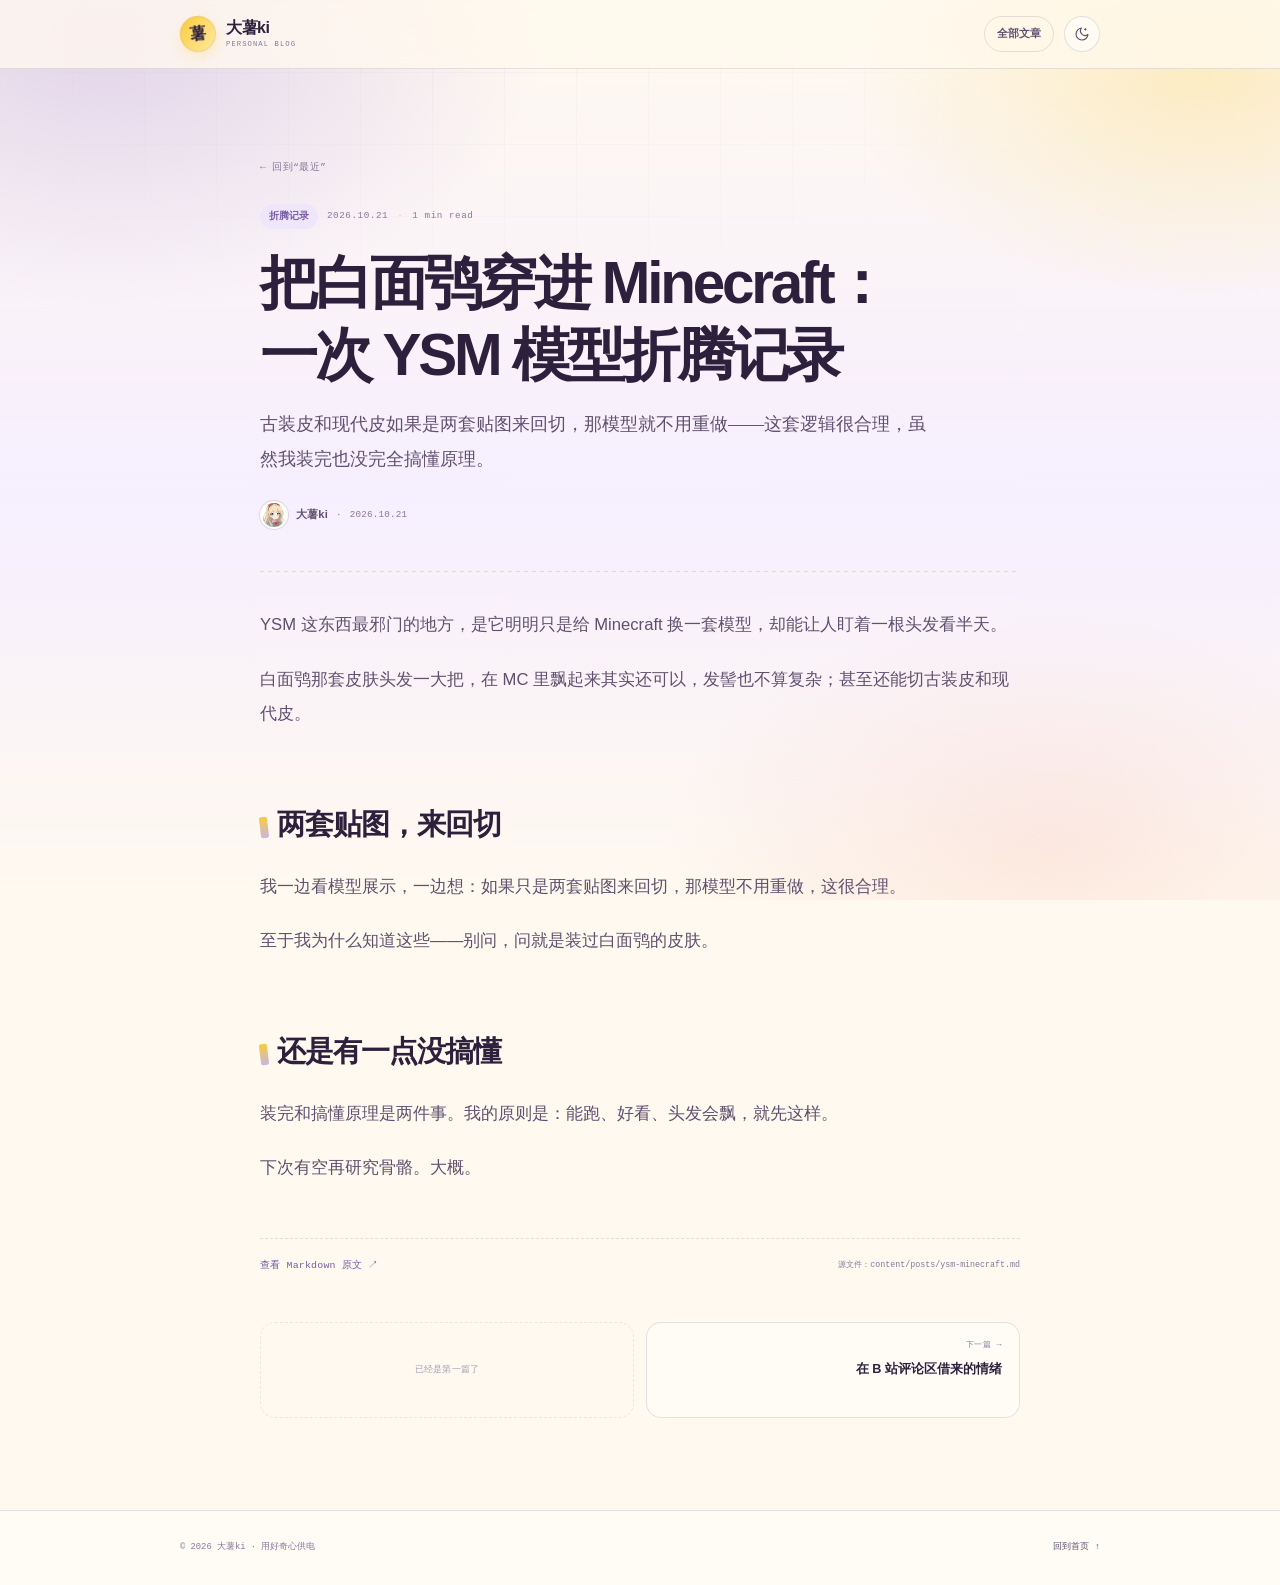
<file: posts/ysm-minecraft.html>
<!DOCTYPE html>
<html lang="zh-CN" data-theme="light">
<head>
<meta charset="utf-8">
<meta name="viewport" content="width=device-width, initial-scale=1">
<title>把白面鸮穿进 Minecraft：一次 YSM 模型折腾记录 · 大薯ki</title>
<meta name="description" content="古装皮和现代皮如果是两套贴图来回切，那模型就不用重做——这套逻辑很合理，虽然我装完也没完全搞懂原理。">
<meta name="theme-color" content="#f9cc3c">
<meta property="og:title" content="把白面鸮穿进 Minecraft：一次 YSM 模型折腾记录 · 大薯ki">
<meta property="og:description" content="古装皮和现代皮如果是两套贴图来回切，那模型就不用重做——这套逻辑很合理，虽然我装完也没完全搞懂原理。">
<meta property="og:type" content="article">
<link rel="icon" href="data:image/svg+xml,%3Csvg xmlns='http://www.w3.org/2000/svg' viewBox='0 0 64 64'%3E%3Crect width='64' height='64' rx='16' fill='%23f9cc3c'/%3E%3Cpath d='M32 10l4.7 13.3L50 28l-13.3 4.7L32 46l-4.7-13.3L14 28l13.3-4.7z' fill='%232c203e'/%3E%3Ccircle cx='46' cy='46' r='5' fill='%23c9b6e4'/%3E%3C/svg%3E">
<link rel="stylesheet" href="../assets/article.css">
<script src="../assets/head-theme.js"></script>
</head>
<body>
<div class="article-bg" aria-hidden="true"></div>
<div class="reading-progress" aria-hidden="true"><span id="readingBar"></span></div>

<header class="article-header">
  <div class="article-shell header-inner">
    <a class="article-brand" href="../index.html" aria-label="返回 大薯ki 首页">
      <span class="mark" aria-hidden="true">薯</span>
      <span class="brand-text">大薯ki<small>PERSONAL BLOG</small></span>
    </a>
    <div class="header-actions">
      <a class="all-posts" href="../index.html#recent">全部文章</a>
      <button class="theme-toggle" id="themeToggle" type="button" aria-label="切换到夜间模式" aria-pressed="false">
        <svg class="icon icon-moon" viewBox="0 0 24 24" fill="none" stroke="currentColor" stroke-width="1.7" stroke-linecap="round" stroke-linejoin="round" aria-hidden="true"><path d="M21 12.8A9 9 0 1 1 11.2 3a7 7 0 0 0 9.8 9.8Z"/><path d="M17 4v2M16 5h2"/></svg>
        <svg class="icon icon-sun" viewBox="0 0 24 24" fill="none" stroke="currentColor" stroke-width="1.7" stroke-linecap="round" aria-hidden="true"><circle cx="12" cy="12" r="4"/><path d="M12 2v2M12 20v2M4.9 4.9l1.4 1.4M17.7 17.7l1.4 1.4M2 12h2M20 12h2M4.9 19.1l1.4-1.4M17.7 6.3l1.4-1.4"/></svg>
      </button>
    </div>
  </div>
</header>

<main class="article-main">
  <a class="back-link" href="../index.html#recent">← 回到“最近”</a>

  <div class="post-meta">
    <span class="meta-tag">折腾记录</span>
    <span>2026.10.21</span>
    <span class="meta-dot">·</span>
    <span>1 min read</span>
  </div>

  <h1 class="post-title">把白面鸮穿进 Minecraft：一次 YSM 模型折腾记录</h1>
  <p class="post-lead">古装皮和现代皮如果是两套贴图来回切，那模型就不用重做——这套逻辑很合理，虽然我装完也没完全搞懂原理。</p>

  <div class="byline">
    <span class="byline-avatar" aria-hidden="true"></span>
    <span class="byline-name">大薯ki</span>
    <span>·</span>
    <span>2026.10.21</span>
  </div>

  <div class="post-rule" aria-hidden="true"></div>

  <article class="prose">
<p>YSM 这东西最邪门的地方，是它明明只是给 Minecraft 换一套模型，却能让人盯着一根头发看半天。</p>
<p>白面鸮那套皮肤头发一大把，在 MC 里飘起来其实还可以，发髻也不算复杂；甚至还能切古装皮和现代皮。</p>
<h2 id="h-1">两套贴图，来回切</h2>
<p>我一边看模型展示，一边想：如果只是两套贴图来回切，那模型不用重做，这很合理。</p>
<p>至于我为什么知道这些——别问，问就是装过白面鸮的皮肤。</p>
<h2 id="h-2">还是有一点没搞懂</h2>
<p>装完和搞懂原理是两件事。我的原则是：能跑、好看、头发会飘，就先这样。</p>
<p>下次有空再研究骨骼。大概。</p>
  </article>

  <div class="post-end">
    <a class="raw-link" href="../content/posts/ysm-minecraft.md" target="_blank" rel="noopener">查看 Markdown 原文 ↗</a>
    <span class="post-source">源文件：content/posts/ysm-minecraft.md</span>
  </div>

  <nav class="post-pager" aria-label="文章导航">
    <span class="pager-empty" aria-hidden="true"><span>已经是第一篇了</span></span>
    <a class="pager-link next" href="bilibili-emotion.html"><span>下一篇 →</span><b>在 B 站评论区借来的情绪</b></a>
  </nav>
</main>

<footer class="article-footer">
  <div class="article-shell footer-inner">
    <p>© 2026 大薯ki · 用好奇心供电</p>
    <a href="../index.html">回到首页 ↑</a>
  </div>
</footer>

<script src="../assets/article.js"></script>
</body>
</html>
</file>
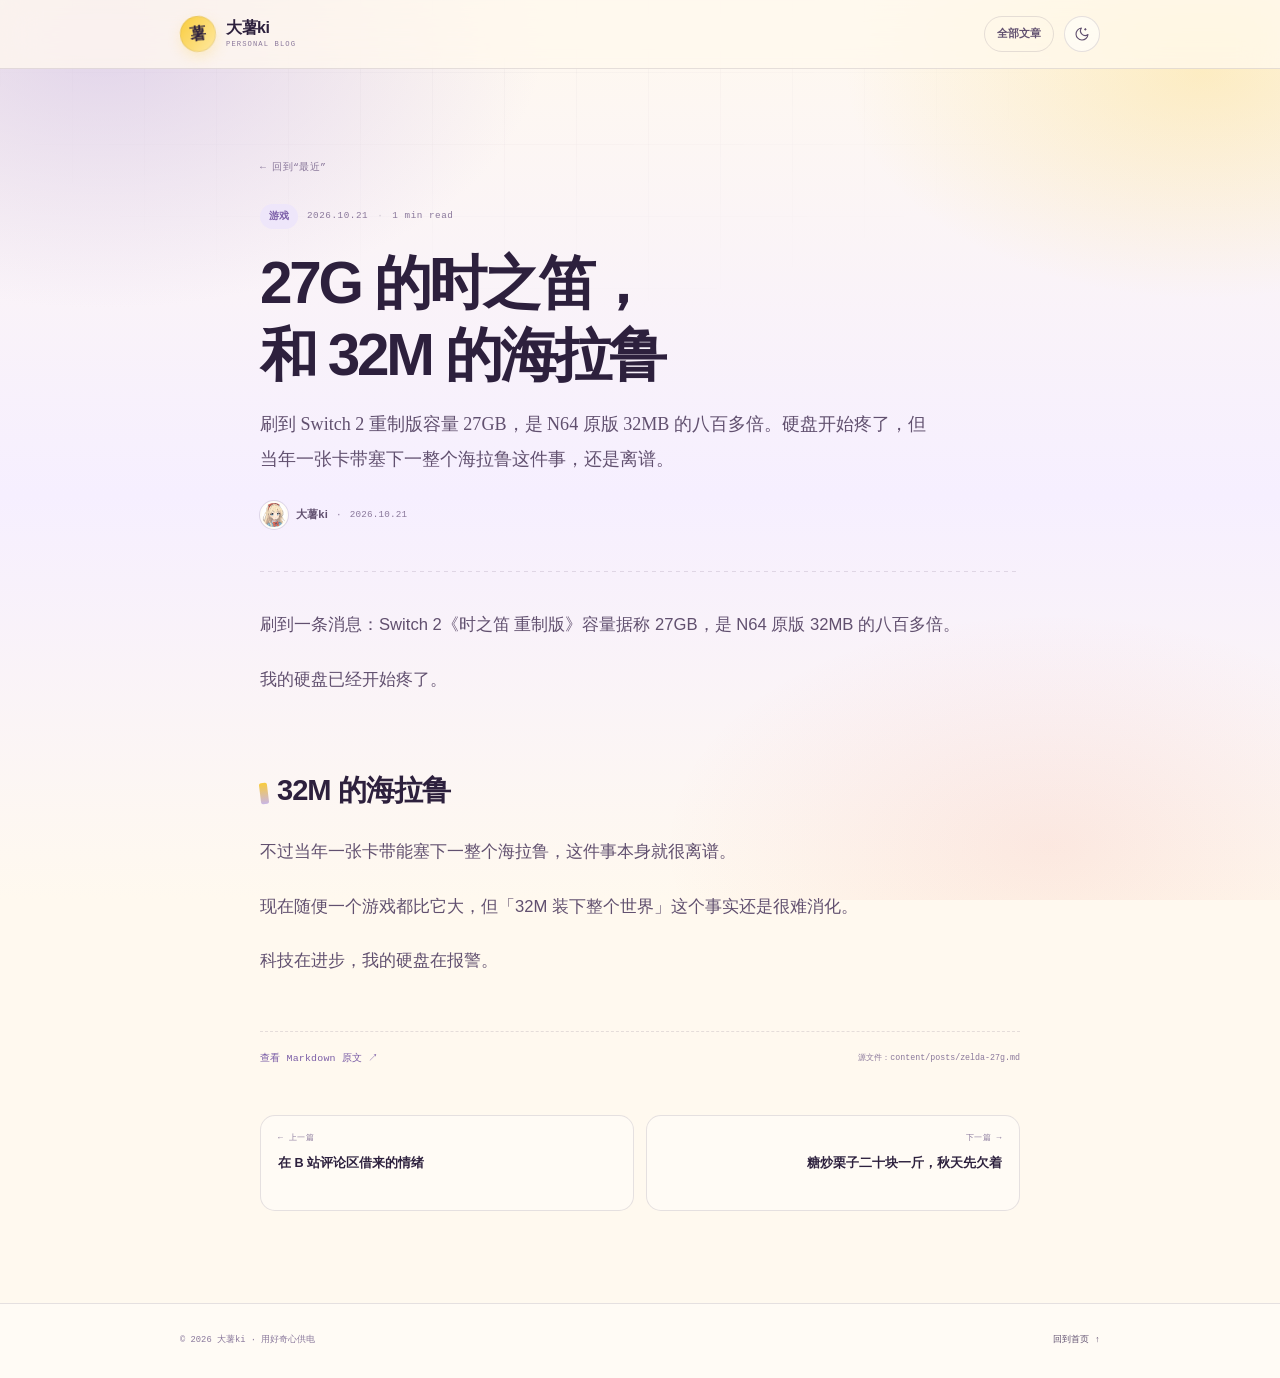
<file: posts/zelda-27g.html>
<!DOCTYPE html>
<html lang="zh-CN" data-theme="light">
<head>
<meta charset="utf-8">
<meta name="viewport" content="width=device-width, initial-scale=1">
<title>27G 的时之笛，和 32M 的海拉鲁 · 大薯ki</title>
<meta name="description" content="刷到 Switch 2 重制版容量 27GB，是 N64 原版 32MB 的八百多倍。硬盘开始疼了，但当年一张卡带塞下一整个海拉鲁这件事，还是离谱。">
<meta name="theme-color" content="#f9cc3c">
<meta property="og:title" content="27G 的时之笛，和 32M 的海拉鲁 · 大薯ki">
<meta property="og:description" content="刷到 Switch 2 重制版容量 27GB，是 N64 原版 32MB 的八百多倍。硬盘开始疼了，但当年一张卡带塞下一整个海拉鲁这件事，还是离谱。">
<meta property="og:type" content="article">
<link rel="icon" href="data:image/svg+xml,%3Csvg xmlns='http://www.w3.org/2000/svg' viewBox='0 0 64 64'%3E%3Crect width='64' height='64' rx='16' fill='%23f9cc3c'/%3E%3Cpath d='M32 10l4.7 13.3L50 28l-13.3 4.7L32 46l-4.7-13.3L14 28l13.3-4.7z' fill='%232c203e'/%3E%3Ccircle cx='46' cy='46' r='5' fill='%23c9b6e4'/%3E%3C/svg%3E">
<link rel="stylesheet" href="../assets/article.css">
<script src="../assets/head-theme.js"></script>
</head>
<body>
<div class="article-bg" aria-hidden="true"></div>
<div class="reading-progress" aria-hidden="true"><span id="readingBar"></span></div>

<header class="article-header">
  <div class="article-shell header-inner">
    <a class="article-brand" href="../index.html" aria-label="返回 大薯ki 首页">
      <span class="mark" aria-hidden="true">薯</span>
      <span class="brand-text">大薯ki<small>PERSONAL BLOG</small></span>
    </a>
    <div class="header-actions">
      <a class="all-posts" href="../index.html#recent">全部文章</a>
      <button class="theme-toggle" id="themeToggle" type="button" aria-label="切换到夜间模式" aria-pressed="false">
        <svg class="icon icon-moon" viewBox="0 0 24 24" fill="none" stroke="currentColor" stroke-width="1.7" stroke-linecap="round" stroke-linejoin="round" aria-hidden="true"><path d="M21 12.8A9 9 0 1 1 11.2 3a7 7 0 0 0 9.8 9.8Z"/><path d="M17 4v2M16 5h2"/></svg>
        <svg class="icon icon-sun" viewBox="0 0 24 24" fill="none" stroke="currentColor" stroke-width="1.7" stroke-linecap="round" aria-hidden="true"><circle cx="12" cy="12" r="4"/><path d="M12 2v2M12 20v2M4.9 4.9l1.4 1.4M17.7 17.7l1.4 1.4M2 12h2M20 12h2M4.9 19.1l1.4-1.4M17.7 6.3l1.4-1.4"/></svg>
      </button>
    </div>
  </div>
</header>

<main class="article-main">
  <a class="back-link" href="../index.html#recent">← 回到“最近”</a>

  <div class="post-meta">
    <span class="meta-tag">游戏</span>
    <span>2026.10.21</span>
    <span class="meta-dot">·</span>
    <span>1 min read</span>
  </div>

  <h1 class="post-title">27G 的时之笛，和 32M 的海拉鲁</h1>
  <p class="post-lead">刷到 Switch 2 重制版容量 27GB，是 N64 原版 32MB 的八百多倍。硬盘开始疼了，但当年一张卡带塞下一整个海拉鲁这件事，还是离谱。</p>

  <div class="byline">
    <span class="byline-avatar" aria-hidden="true"></span>
    <span class="byline-name">大薯ki</span>
    <span>·</span>
    <span>2026.10.21</span>
  </div>

  <div class="post-rule" aria-hidden="true"></div>

  <article class="prose">
<p>刷到一条消息：Switch 2《时之笛 重制版》容量据称 27GB，是 N64 原版 32MB 的八百多倍。</p>
<p>我的硬盘已经开始疼了。</p>
<h2 id="h-1">32M 的海拉鲁</h2>
<p>不过当年一张卡带能塞下一整个海拉鲁，这件事本身就很离谱。</p>
<p>现在随便一个游戏都比它大，但「32M 装下整个世界」这个事实还是很难消化。</p>
<p>科技在进步，我的硬盘在报警。</p>
  </article>

  <div class="post-end">
    <a class="raw-link" href="../content/posts/zelda-27g.md" target="_blank" rel="noopener">查看 Markdown 原文 ↗</a>
    <span class="post-source">源文件：content/posts/zelda-27g.md</span>
  </div>

  <nav class="post-pager" aria-label="文章导航">
    <a class="pager-link prev" href="bilibili-emotion.html"><span>← 上一篇</span><b>在 B 站评论区借来的情绪</b></a>
    <a class="pager-link next" href="chestnut.html"><span>下一篇 →</span><b>糖炒栗子二十块一斤，秋天先欠着</b></a>
  </nav>
</main>

<footer class="article-footer">
  <div class="article-shell footer-inner">
    <p>© 2026 大薯ki · 用好奇心供电</p>
    <a href="../index.html">回到首页 ↑</a>
  </div>
</footer>

<script src="../assets/article.js"></script>
</body>
</html>
</file>
<file: assets/style.css>
/* =========================================================
   大薯ki · 个人静态博客
   配色参考：藤田琴音 #F9CC3C × 薰衣草 #C9B6E4
   ========================================================= */

:root {
  --avatar: url("avatar.jpg");

  --bg: #fff9ef;
  --bg-2: #f6efff;
  --ink: #2d203d;
  --ink-soft: #665675;
  --muted: #8a789b;
  --line: rgba(56, 38, 76, .12);
  --line-strong: rgba(56, 38, 76, .22);
  --surface: rgba(255, 253, 248, .64);
  --surface-solid: #fffdf8;
  --surface-2: rgba(255, 255, 255, .54);
  --glass: rgba(255, 251, 243, .7);
  --glass-strong: rgba(255, 251, 243, .94);

  --butter: #f9cc3c;
  --butter-soft: #fff0b8;
  --butter-ink: #7e5f00;
  --lav: #c9b6e4;
  --lav-soft: #eee6fa;
  --lav-deep: #7b5ea7;
  --coral: #e85d4a;
  --sky: #7fb5d9;
  --green: #3f8b66;

  --strip-bg: #2a1f3a;
  --strip-ink: #fff7e7;
  --polaroid: #fffdf8;
  --polaroid-ink: #5a4a68;

  --shadow: 0 24px 70px rgba(77, 53, 105, .11);
  --shadow-sm: 0 10px 30px rgba(77, 53, 105, .08);
  --watermark: rgba(123, 94, 167, .13);
  --grid-line: rgba(80, 56, 107, .075);

  --radius: 28px;
  --font-sans: "Segoe UI", "PingFang SC", "Hiragino Sans GB", "Microsoft YaHei", "Noto Sans SC", sans-serif;
  --font-display: "Arial Rounded MT Bold", "Hiragino Maru Gothic ProN", "YouYuan", "Microsoft YaHei", "PingFang SC", sans-serif;
  --font-serif: "Noto Serif SC", "Source Han Serif SC", "Songti SC", "STSong", "SimSun", Georgia, serif;
  --font-mono: "Cascadia Code", "SFMono-Regular", "Consolas", "Liberation Mono", monospace;

  color-scheme: light;
}

[data-theme="dark"] {
  --bg: #15101f;
  --bg-2: #1d142b;
  --ink: #f7efff;
  --ink-soft: #c8b9da;
  --muted: #9c8bb1;
  --line: rgba(255, 255, 255, .11);
  --line-strong: rgba(255, 255, 255, .22);
  --surface: rgba(34, 25, 48, .68);
  --surface-solid: #221930;
  --surface-2: rgba(255, 255, 255, .055);
  --glass: rgba(24, 18, 35, .72);
  --glass-strong: rgba(24, 18, 35, .94);

  --butter: #ffd95c;
  --butter-soft: #3f331c;
  --butter-ink: #ffd95c;
  --lav: #bda4e4;
  --lav-soft: #2b203e;
  --lav-deep: #d4bcf8;
  --coral: #ff7e6a;
  --sky: #8cc4e8;
  --green: #63c894;

  --shadow: 0 26px 80px rgba(0, 0, 0, .36);
  --shadow-sm: 0 10px 30px rgba(0, 0, 0, .28);
  --watermark: rgba(255, 255, 255, .09);
  --grid-line: rgba(255, 255, 255, .05);

  color-scheme: dark;
}

*,
*::before,
*::after {
  box-sizing: border-box;
}

html {
  scroll-behavior: smooth;
  background: var(--bg);
  overflow-x: hidden;
  overflow-x: clip;
  -webkit-text-size-adjust: 100%;
}

body {
  margin: 0;
  min-width: 320px;
  background: transparent;
  color: var(--ink);
  font-family: var(--font-sans);
  font-size: 16px;
  line-height: 1.7;
  overflow-x: hidden;
  overflow-x: clip;
  transition: color .4s ease;
}

body,
button,
input {
  -webkit-font-smoothing: antialiased;
  text-rendering: optimizeLegibility;
}

h1, h2, h3, h4, p, figure, blockquote, ul, ol {
  margin: 0;
}

ul, ol {
  padding: 0;
  list-style: none;
}

a {
  color: inherit;
  text-decoration: none;
}

button {
  color: inherit;
  font: inherit;
  border: 0;
  background: none;
  cursor: pointer;
}

input {
  font: inherit;
}

img, svg {
  display: block;
}

::selection {
  background: var(--butter);
  color: #2d203d;
}

:focus-visible {
  outline: 3px solid var(--lav-deep);
  outline-offset: 4px;
  border-radius: 4px;
}

/* ---------- helpers ---------- */

.container {
  width: min(1180px, calc(100% - 40px));
  margin-inline: auto;
}

main {
  overflow-x: clip;
}

#top,
.section {
  scroll-margin-top: 96px;
}

button:disabled {
  opacity: .42;
  cursor: not-allowed;
  transform: none !important;
}

.sr-only {
  position: absolute;
  width: 1px;
  height: 1px;
  padding: 0;
  margin: -1px;
  overflow: hidden;
  clip: rect(0, 0, 0, 0);
  white-space: nowrap;
  border: 0;
}

.skip-link {
  position: fixed;
  top: 12px;
  left: 12px;
  z-index: 1000;
  padding: 10px 16px;
  border-radius: 999px;
  background: var(--ink);
  color: var(--bg);
  font-size: .8rem;
  transform: translateY(-160%);
  transition: transform .2s ease;
}

.skip-link:focus {
  transform: translateY(0);
}

.icon {
  width: 1.2em;
  height: 1.2em;
}

.coral {
  color: var(--coral);
}

.muted {
  color: var(--muted);
}

/* ---------- background ---------- */

.site-bg {
  position: fixed;
  inset: 0;
  z-index: 0;
  overflow: hidden;
  pointer-events: none;
  background:
    radial-gradient(55% 45% at 8% 4%, rgba(201, 182, 228, .58), transparent 72%),
    radial-gradient(45% 40% at 94% 8%, rgba(249, 204, 60, .3), transparent 70%),
    radial-gradient(50% 42% at 82% 92%, rgba(232, 93, 74, .12), transparent 72%),
    linear-gradient(180deg, var(--bg) 0%, var(--bg-2) 52%, var(--bg) 100%);
  transition: background .5s ease;
}

.bg-blob {
  position: absolute;
  border-radius: 50%;
  filter: blur(78px);
  opacity: .6;
  will-change: transform;
}

.blob-a {
  width: 46vw;
  height: 46vw;
  left: -13vw;
  top: 8vh;
  background: radial-gradient(circle, rgba(201, 182, 228, .85), transparent 66%);
  animation: driftA 26s ease-in-out infinite;
}

.blob-b {
  width: 32vw;
  height: 32vw;
  right: -8vw;
  top: 18vh;
  background: radial-gradient(circle, rgba(249, 204, 60, .55), transparent 68%);
  animation: driftB 31s ease-in-out infinite;
}

.blob-c {
  width: 42vw;
  height: 42vw;
  right: 4vw;
  bottom: -20vw;
  background: radial-gradient(circle, rgba(232, 93, 74, .27), transparent 68%);
  animation: driftC 38s ease-in-out infinite;
}

.bg-grid {
  position: absolute;
  inset: 0;
  background-image:
    linear-gradient(var(--grid-line) 1px, transparent 1px),
    linear-gradient(90deg, var(--grid-line) 1px, transparent 1px);
  background-size: 64px 64px;
  -webkit-mask-image: radial-gradient(ellipse 70% 54% at 50% 12%, #000 10%, transparent 78%);
  mask-image: radial-gradient(ellipse 70% 54% at 50% 12%, #000 10%, transparent 78%);
  opacity: .8;
}

[data-theme="dark"] .site-bg {
  background:
    radial-gradient(50% 42% at 8% 4%, rgba(123, 94, 167, .3), transparent 72%),
    radial-gradient(40% 36% at 94% 8%, rgba(249, 204, 60, .1), transparent 70%),
    radial-gradient(48% 40% at 82% 92%, rgba(255, 126, 106, .08), transparent 72%),
    linear-gradient(180deg, var(--bg) 0%, var(--bg-2) 52%, var(--bg) 100%);
}

[data-theme="dark"] .bg-blob {
  opacity: .34;
}

.grain {
  position: fixed;
  inset: 0;
  z-index: 90;
  pointer-events: none;
  opacity: .042;
  mix-blend-mode: multiply;
  background-image: url("data:image/svg+xml,%3Csvg xmlns='http://www.w3.org/2000/svg' width='180' height='180'%3E%3Cfilter id='n'%3E%3CfeTurbulence type='fractalNoise' baseFrequency='.86' numOctaves='3' stitchTiles='stitch'/%3E%3C/filter%3E%3Crect width='100%25' height='100%25' filter='url(%23n)' opacity='.75'/%3E%3C/svg%3E");
}

[data-theme="dark"] .grain {
  opacity: .07;
  mix-blend-mode: soft-light;
}

/* ---------- cursor & progress ---------- */

.cursor-dot,
.cursor-ring {
  position: fixed;
  top: 0;
  left: 0;
  z-index: 250;
  pointer-events: none;
  border-radius: 50%;
  opacity: 0;
  transform: translate(-50%, -50%);
}

.cursor-dot {
  width: 6px;
  height: 6px;
  background: var(--coral);
  transition: opacity .2s ease, background-color .3s ease;
}

.cursor-ring {
  width: 34px;
  height: 34px;
  border: 1.5px solid var(--lav-deep);
  transition: width .18s ease, height .18s ease, background-color .18s ease, border-color .18s ease, opacity .2s ease;
  will-change: left, top;
}

html.cursor-ready .cursor-dot,
html.cursor-ready .cursor-ring {
  opacity: 1;
}

html.cursor-ready body,
html.cursor-ready a,
html.cursor-ready button,
html.cursor-ready summary {
  cursor: none;
}

html.cursor-ready input {
  cursor: text;
}

.cursor-ring.is-hover {
  width: 54px;
  height: 54px;
  border-color: var(--butter);
  background: rgba(249, 204, 60, .13);
}

.scroll-progress {
  position: fixed;
  top: 0;
  left: 0;
  right: 0;
  z-index: 300;
  height: 3px;
  pointer-events: none;
}

.scroll-progress span {
  display: block;
  width: 100%;
  height: 100%;
  transform: scaleX(0);
  transform-origin: 0 50%;
  background: linear-gradient(90deg, var(--butter), var(--coral) 52%, var(--lav-deep));
}

/* ---------- header ---------- */

.site-header {
  position: fixed;
  top: 16px;
  left: 50%;
  z-index: 120;
  width: min(1180px, calc(100% - 28px));
  display: flex;
  align-items: center;
  justify-content: space-between;
  gap: 18px;
  padding: 9px 12px 9px 16px;
  border: 1px solid var(--line);
  border-radius: 999px;
  background: var(--glass);
  box-shadow: 0 8px 30px rgba(77, 53, 105, .04);
  -webkit-backdrop-filter: blur(18px) saturate(150%);
  backdrop-filter: blur(18px) saturate(150%);
  transform: translateX(-50%);
  transition: top .3s ease, background-color .4s ease, border-color .4s ease, box-shadow .3s ease;
}

.site-header.scrolled {
  top: 10px;
  background: var(--glass-strong);
  border-color: var(--line-strong);
  box-shadow: var(--shadow-sm);
}

.brand {
  display: inline-flex;
  align-items: center;
  gap: 10px;
  min-width: 0;
}

.brand-mark {
  display: grid;
  place-items: center;
  width: 38px;
  height: 38px;
  flex: none;
  border-radius: 50%;
  background: linear-gradient(135deg, var(--butter), #ffe9a2);
  color: #2d203d;
  font-family: var(--font-display);
  font-size: 1.05rem;
  font-weight: 900;
  line-height: 1;
  box-shadow: inset 0 0 0 1px rgba(45, 32, 61, .08), 0 5px 14px rgba(249, 204, 60, .26);
  transform: rotate(-8deg);
}

.brand-name {
  display: block;
  color: var(--ink);
  font-family: var(--font-display);
  font-size: 1.03rem;
  font-weight: 900;
  letter-spacing: -.035em;
  line-height: 1.05;
  white-space: nowrap;
}

.brand-name small {
  display: block;
  margin-top: 4px;
  color: var(--muted);
  font-family: var(--font-mono);
  font-size: .49rem;
  font-weight: 500;
  letter-spacing: .16em;
  line-height: 1;
}

.nav {
  display: flex;
  align-items: center;
  gap: 2px;
}

.nav a {
  position: relative;
  padding: 8px 12px;
  border-radius: 999px;
  color: var(--ink-soft);
  font-size: .82rem;
  font-weight: 600;
  transition: color .2s ease, background-color .2s ease;
}

.nav a:hover {
  color: var(--ink);
  background: var(--surface-2);
}

.header-actions {
  display: flex;
  align-items: center;
  gap: 8px;
}

.icon-btn {
  display: grid;
  place-items: center;
  width: 40px;
  height: 40px;
  flex: none;
  border: 1px solid var(--line);
  border-radius: 50%;
  background: var(--surface-2);
  color: var(--ink-soft);
  transition: color .2s ease, border-color .2s ease, background-color .2s ease, transform .25s ease;
}

.icon-btn:hover {
  color: var(--ink);
  border-color: var(--lav-deep);
  background: var(--lav-soft);
  transform: rotate(10deg);
}

.theme-toggle .icon {
  width: 17px;
  height: 17px;
}

.theme-toggle .icon-sun {
  display: none;
}

[data-theme="dark"] .theme-toggle .icon-moon {
  display: none;
}

[data-theme="dark"] .theme-toggle .icon-sun {
  display: block;
}

.header-cta {
  display: inline-flex;
  align-items: center;
  gap: 7px;
  padding: 9px 15px;
  border: 1px solid transparent;
  border-radius: 999px;
  background: var(--ink);
  color: var(--bg);
  font-size: .76rem;
  font-weight: 700;
  white-space: nowrap;
  transition: transform .25s ease, box-shadow .25s ease, background-color .3s ease, color .3s ease;
}

.header-cta span {
  transition: transform .25s ease;
}

.header-cta:hover {
  transform: translateY(-2px);
  box-shadow: 0 8px 20px rgba(45, 32, 61, .18);
}

.header-cta:hover span {
  transform: translate(2px, -2px);
}

[data-theme="dark"] .header-cta {
  background: var(--butter);
  color: #2d203d;
}

.menu-toggle {
  display: none;
  flex-direction: column;
  justify-content: center;
  gap: 5px;
  width: 40px;
  height: 40px;
  border: 1px solid var(--line);
  border-radius: 50%;
  background: var(--surface-2);
  align-items: center;
}

.menu-toggle span {
  display: block;
  width: 15px;
  height: 1.5px;
  border-radius: 2px;
  background: var(--ink);
  transition: transform .25s ease, opacity .25s ease;
}

.menu-toggle[aria-expanded="true"] span:first-child {
  transform: translateY(3.25px) rotate(45deg);
}

.menu-toggle[aria-expanded="true"] span:last-child {
  transform: translateY(-3.25px) rotate(-45deg);
}

/* ---------- hero ---------- */

.hero {
  position: relative;
  z-index: 1;
  display: flex;
  flex-direction: column;
  justify-content: center;
  min-height: 100vh;
  min-height: 100svh;
  padding: clamp(132px, 15vh, 190px) 0 76px;
  overflow: hidden;
}

.hero-inner {
  position: relative;
  z-index: 2;
  display: grid;
  grid-template-columns: minmax(0, 1.06fr) minmax(390px, .94fr);
  align-items: center;
  gap: clamp(28px, 5vw, 70px);
}

.hero-copy {
  position: relative;
  z-index: 3;
  max-width: 690px;
}

.eyebrow {
  display: inline-flex;
  align-items: center;
  gap: 9px;
  max-width: 100%;
  padding: 7px 14px 7px 11px;
  border: 1px solid var(--line);
  border-radius: 999px;
  background: var(--surface);
  color: var(--ink-soft);
  font-family: var(--font-mono);
  font-size: .63rem;
  font-weight: 500;
  letter-spacing: .12em;
  line-height: 1.4;
  text-transform: uppercase;
}

.eyebrow .slash {
  color: var(--lav-deep);
}

.pulse-dot {
  position: relative;
  display: inline-block;
  width: 7px;
  height: 7px;
  flex: none;
  border-radius: 50%;
  background: var(--coral);
}

.pulse-dot::after {
  content: "";
  position: absolute;
  inset: -4px;
  border-radius: 50%;
  border: 1px solid var(--coral);
  opacity: .5;
  animation: pulseRing 2.2s ease-out infinite;
}

.hero-title {
  display: flex;
  align-items: baseline;
  flex-wrap: wrap;
  margin-top: clamp(22px, 4vh, 38px);
  color: var(--ink);
  font-family: var(--font-display);
  font-size: clamp(5.2rem, 12.6vw, 10.8rem);
  font-weight: 900;
  letter-spacing: -.075em;
  line-height: .78;
}

.title-zh {
  display: inline-block;
}

.title-ki {
  position: relative;
  display: inline-block;
  margin-left: .015em;
  font-family: var(--font-serif);
  font-size: .73em;
  font-style: italic;
  font-weight: 700;
  letter-spacing: -.09em;
  line-height: .9;
  background: linear-gradient(110deg, var(--lav-deep) 8%, var(--coral) 46%, var(--lav-deep) 82%);
  background-size: 220% 220%;
  -webkit-background-clip: text;
  background-clip: text;
  color: transparent;
  animation: gradientShift 8s ease infinite;
}

.title-ki::after {
  content: "";
  position: absolute;
  left: -2%;
  right: .05em;
  bottom: .055em;
  z-index: -1;
  height: .12em;
  border-radius: 999px;
  background: var(--butter);
  transform: rotate(-1.5deg);
}

.title-dot {
  color: var(--coral);
  font-size: .46em;
  line-height: 1;
  transform: translateY(-.06em);
}

.hero-subtitle {
  display: flex;
  align-items: center;
  flex-wrap: wrap;
  gap: .5rem .72rem;
  margin-top: clamp(22px, 3.6vh, 32px);
  color: var(--lav-deep);
  font-family: var(--font-mono);
  font-size: clamp(.68rem, .95vw, .8rem);
  font-weight: 600;
  letter-spacing: .12em;
}

.hero-subtitle i {
  color: var(--butter);
  font-size: .65rem;
  font-style: normal;
}

.hero-intro {
  max-width: 38rem;
  margin-top: 20px;
  color: var(--ink-soft);
  font-size: clamp(.94rem, 1.2vw, 1.04rem);
  line-height: 1.95;
}

.hero-intro-sub {
  display: block;
  margin-top: 8px;
  color: var(--muted);
  font-size: .9em;
}

.hero-actions {
  display: flex;
  align-items: center;
  flex-wrap: wrap;
  gap: 10px;
  margin-top: 28px;
}

.btn {
  display: inline-flex;
  align-items: center;
  justify-content: center;
  gap: 9px;
  min-height: 48px;
  padding: 12px 21px;
  border: 1px solid transparent;
  border-radius: 999px;
  font-size: .85rem;
  font-weight: 700;
  line-height: 1;
  transition: transform .25s ease, box-shadow .25s ease, background-color .25s ease, border-color .25s ease, color .25s ease;
}

.btn svg {
  width: 16px;
  height: 16px;
  transition: transform .25s ease;
}

.btn-primary {
  background: var(--ink);
  color: var(--bg);
  box-shadow: 0 12px 28px rgba(45, 32, 61, .2);
}

.btn-primary:hover {
  transform: translateY(-3px);
  box-shadow: 0 18px 34px rgba(45, 32, 61, .24);
}

.btn-primary:hover svg {
  transform: translateY(3px);
}

[data-theme="dark"] .btn-primary {
  background: var(--butter);
  color: #2d203d;
  box-shadow: 0 12px 30px rgba(0, 0, 0, .26);
}

.btn-ghost {
  border-color: var(--line);
  background: var(--surface);
  color: var(--ink);
}

.btn-ghost:hover {
  transform: translateY(-3px);
  border-color: var(--lav-deep);
  background: var(--lav-soft);
}

.btn-ghost:hover svg {
  transform: rotate(-10deg) scale(1.08);
}

.hero-tags {
  display: flex;
  flex-wrap: wrap;
  gap: 7px;
  margin-top: 24px;
}

.tag {
  display: inline-flex;
  align-items: center;
  padding: 5px 9px;
  border: 1px solid var(--line);
  border-radius: 999px;
  background: var(--surface);
  color: var(--muted);
  font-family: var(--font-mono);
  font-size: .61rem;
  letter-spacing: .02em;
  transition: color .2s ease, border-color .2s ease, background-color .2s ease;
}

.tag:hover {
  color: var(--ink);
  border-color: var(--butter);
  background: var(--butter-soft);
}

/* ---------- portrait ---------- */

.hero-visual {
  position: relative;
  z-index: 2;
  min-width: 0;
}

.portrait-stage {
  position: relative;
  display: grid;
  place-items: center;
  width: 100%;
  max-width: 560px;
  aspect-ratio: 1;
  margin-inline: auto;
  perspective: 1000px;
}

.portrait-stage::before {
  content: "";
  position: absolute;
  width: 88%;
  aspect-ratio: 1;
  border: 1px dashed var(--line-strong);
  border-radius: 50%;
  animation: spin 75s linear infinite reverse;
  pointer-events: none;
}

.portrait-halo {
  position: absolute;
  width: 73%;
  aspect-ratio: 1;
  border-radius: 50%;
  background:
    radial-gradient(circle at 30% 26%, rgba(249, 204, 60, .88), transparent 54%),
    radial-gradient(circle at 70% 72%, rgba(201, 182, 228, .92), transparent 64%),
    radial-gradient(circle at 60% 30%, rgba(232, 93, 74, .22), transparent 52%);
  filter: blur(14px);
  opacity: .95;
  animation: haloFloat 9s ease-in-out infinite;
}

.orbit {
  position: absolute;
  z-index: 1;
  width: 108%;
  height: 108%;
  animation: spin 44s linear infinite;
  pointer-events: none;
}

.orbit svg {
  width: 100%;
  height: 100%;
  overflow: visible;
}

.orbit text {
  fill: var(--ink-soft);
  font-family: var(--font-mono);
  font-size: 8.2px;
  font-weight: 500;
  letter-spacing: .28em;
  opacity: .7;
}

.polaroid {
  position: relative;
  z-index: 3;
  width: min(72%, 365px);
  padding: 13px 13px 0;
  border-radius: 9px;
  background: var(--polaroid);
  box-shadow:
    0 30px 64px rgba(61, 42, 84, .23),
    0 2px 0 rgba(61, 42, 84, .08);
  transform: rotate(-3.5deg) rotateX(var(--rx, 0deg)) rotateY(var(--ry, 0deg));
  transform-style: preserve-3d;
  transition: transform .3s ease, box-shadow .3s ease;
  will-change: transform;
}

.polaroid:hover {
  box-shadow:
    0 38px 82px rgba(61, 42, 84, .28),
    0 2px 0 rgba(61, 42, 84, .08);
}

.tape {
  position: absolute;
  top: -13px;
  left: 50%;
  z-index: 4;
  width: 112px;
  height: 30px;
  background: rgba(249, 204, 60, .8);
  clip-path: polygon(2% 8%, 97% 0, 100% 90%, 4% 100%);
  box-shadow: 0 2px 6px rgba(78, 57, 25, .12);
  transform: translateX(-50%) rotate(-2deg);
}

.polaroid-photo {
  aspect-ratio: 1;
  border-radius: 4px;
  background-color: #f7f0e5;
  background-image: var(--avatar);
  background-position: center;
  background-size: cover;
  box-shadow: inset 0 0 0 1px rgba(61, 42, 84, .06);
  filter: saturate(1.03) contrast(1.015);
}

.polaroid figcaption {
  display: flex;
  align-items: center;
  justify-content: space-between;
  gap: 12px;
  padding: 12px 4px 15px;
  color: var(--polaroid-ink);
  font-family: var(--font-mono);
  font-size: .62rem;
  letter-spacing: .06em;
}

.polaroid .online {
  display: inline-flex;
  align-items: center;
  gap: 5px;
  color: #347254;
  font-size: .54rem;
  font-weight: 700;
  letter-spacing: .1em;
}

.polaroid .online i {
  width: 5px;
  height: 5px;
  border-radius: 50%;
  background: #48a978;
  box-shadow: 0 0 0 3px rgba(72, 169, 120, .13);
}

.speech {
  position: absolute;
  top: 7%;
  right: -1%;
  z-index: 5;
  padding: 12px 17px;
  border: 1px solid var(--line);
  border-radius: 17px 17px 17px 5px;
  background: var(--surface-solid);
  color: var(--ink);
  font-size: .85rem;
  font-weight: 700;
  line-height: 1.4;
  box-shadow: var(--shadow-sm);
  transform: rotate(3deg);
  animation: bob 5.5s ease-in-out infinite;
}

.speech-tail {
  position: absolute;
  left: 13px;
  bottom: -8px;
  width: 14px;
  height: 14px;
  background: var(--surface-solid);
  border-right: 1px solid var(--line);
  border-bottom: 1px solid var(--line);
  transform: rotate(45deg);
}

.whale-sticker {
  position: absolute;
  left: 0;
  bottom: 5%;
  z-index: 5;
  display: grid;
  place-content: center;
  width: 104px;
  height: 104px;
  border-radius: 50%;
  background: #2a1f3a;
  color: #fff7e7;
  font-family: var(--font-display);
  font-size: .8rem;
  font-weight: 900;
  line-height: 1.25;
  text-align: center;
  transform: rotate(-10deg);
  box-shadow: 0 16px 32px rgba(42, 31, 58, .24);
  animation: bob 7s ease-in-out infinite reverse;
}

.whale-sticker::before {
  content: "";
  position: absolute;
  inset: 6px;
  border: 1px dashed rgba(255, 255, 255, .3);
  border-radius: 50%;
}

.whale-sticker small {
  display: block;
  margin-top: 4px;
  color: rgba(255, 247, 231, .52);
  font-family: var(--font-mono);
  font-size: .43rem;
  font-weight: 500;
  letter-spacing: .08em;
  line-height: 1.2;
}

.status-mini {
  position: absolute;
  right: 0;
  bottom: 3%;
  z-index: 5;
  display: flex;
  align-items: center;
  gap: 9px;
  padding: 9px 13px;
  border: 1px solid var(--line);
  border-radius: 14px;
  background: var(--surface-solid);
  box-shadow: var(--shadow-sm);
  transform: rotate(2deg);
  animation: bob 6.5s ease-in-out infinite .8s;
}

.status-dot {
  position: relative;
  display: inline-block;
  width: 7px;
  height: 7px;
  flex: none;
  border-radius: 50%;
  background: #48a978;
}

.status-dot::after {
  content: "";
  position: absolute;
  inset: -3px;
  border: 1px solid rgba(72, 169, 120, .5);
  border-radius: 50%;
  animation: pulseRing 2.4s ease-out infinite;
}

.status-mini b {
  display: block;
  color: var(--ink);
  font-size: .7rem;
  line-height: 1.25;
}

.status-mini span:not(.status-dot) {
  display: block;
  margin-top: 2px;
  color: var(--muted);
  font-family: var(--font-mono);
  font-size: .52rem;
  letter-spacing: .03em;
  line-height: 1.3;
}

.spark {
  position: absolute;
  z-index: 5;
  color: var(--butter);
  font-size: 1.35rem;
  line-height: 1;
  animation: twinkle 3.8s ease-in-out infinite;
  pointer-events: none;
}

.s1 {
  top: 5%;
  left: 5%;
}

.s2 {
  right: 7%;
  bottom: 24%;
  color: var(--lav-deep);
  font-size: .9rem;
  animation-delay: 1.2s;
}

.s3 {
  left: 13%;
  top: 36%;
  color: var(--coral);
  font-size: .95rem;
  animation-delay: .5s;
}

.scroll-hint {
  position: absolute;
  left: 50%;
  bottom: 22px;
  z-index: 4;
  display: flex;
  align-items: center;
  justify-content: center;
  gap: 10px;
  width: auto;
  color: var(--muted);
  font-family: var(--font-mono);
  font-size: .56rem;
  letter-spacing: .14em;
  transform: translateX(-50%);
}

.mouse {
  position: relative;
  display: block;
  width: 16px;
  height: 25px;
  border: 1.3px solid var(--muted);
  border-radius: 9px;
}

.mouse i {
  position: absolute;
  top: 5px;
  left: 50%;
  width: 2px;
  height: 5px;
  border-radius: 2px;
  background: var(--coral);
  transform: translateX(-50%);
  animation: scrollDot 1.7s ease-in-out infinite;
}

.hero-watermark {
  position: absolute;
  right: -2.5%;
  bottom: 0.03em;
  z-index: 0;
  color: transparent;
  font-family: var(--font-serif);
  font-size: clamp(14rem, 32vw, 32rem);
  font-style: italic;
  font-weight: 700;
  letter-spacing: -.1em;
  line-height: .62;
  -webkit-text-stroke: 1px var(--watermark);
  transform: rotate(-5deg);
  pointer-events: none;
  user-select: none;
}

/* ---------- marquee ---------- */

.marquee {
  position: relative;
  z-index: 2;
  overflow: hidden;
  padding: 14px 0;
  border-top: 1px solid rgba(255, 255, 255, .1);
  border-bottom: 1px solid rgba(255, 255, 255, .1);
  background: var(--strip-bg);
  color: var(--strip-ink);
  transform: rotate(-1.1deg) scale(1.02);
  box-shadow: 0 16px 40px rgba(42, 31, 58, .14);
}

.marquee-track {
  display: flex;
  width: max-content;
  animation: marquee 36s linear infinite;
}

.marquee:hover .marquee-track {
  animation-play-state: paused;
}

.marquee-group {
  display: flex;
  align-items: center;
  flex: none;
}

.marquee-group span {
  padding: 0 30px;
  font-size: .67rem;
  font-weight: 700;
  letter-spacing: .16em;
  white-space: nowrap;
}

.marquee-group b {
  color: var(--butter);
  font-size: .58rem;
  font-weight: 400;
}

/* ---------- section heading ---------- */

.section {
  position: relative;
  z-index: 1;
  padding: clamp(78px, 9.5vw, 132px) 0;
}

.section-head {
  margin-bottom: clamp(30px, 4.5vw, 46px);
}

.section-meta {
  display: flex;
  align-items: center;
  justify-content: space-between;
  gap: 20px;
  padding-top: 14px;
  border-top: 1px solid var(--line);
}

.kicker {
  color: var(--muted);
  font-family: var(--font-mono);
  font-size: .62rem;
  font-weight: 500;
  letter-spacing: .16em;
  line-height: 1.5;
  text-transform: uppercase;
}

.kicker.en {
  color: var(--ink-soft);
  opacity: .55;
}

.kicker.light {
  color: rgba(255, 255, 255, .48);
}

.section-title-row {
  display: flex;
  align-items: flex-end;
  justify-content: space-between;
  gap: 32px;
  margin-top: 18px;
}

.section-title-row h2 {
  color: var(--ink);
  font-family: var(--font-display);
  font-size: clamp(2.9rem, 6vw, 5.2rem);
  font-weight: 900;
  letter-spacing: -.065em;
  line-height: .95;
}

.section-title-row h2 .accent {
  color: var(--coral);
}

.section-title-row h2 .outline {
  color: transparent;
  -webkit-text-stroke: 1.4px var(--lav-deep);
}

.section-desc {
  max-width: 350px;
  padding-bottom: .25rem;
  color: var(--ink-soft);
  font-size: .87rem;
  line-height: 1.85;
  text-align: right;
}

/* ---------- reveal ---------- */

html.js .reveal {
  opacity: 0;
  transform: translateY(26px);
  transition:
    opacity .8s cubic-bezier(.2, .75, .25, 1),
    transform .8s cubic-bezier(.2, .75, .25, 1);
  transition-delay: var(--delay, 0ms);
}

html.js .reveal.is-visible {
  opacity: 1;
  transform: none;
}

/* ---------- cards / bento ---------- */

.bento {
  display: grid;
  grid-template-columns: repeat(12, minmax(0, 1fr));
  gap: 18px;
  align-items: stretch;
}

.card {
  position: relative;
  padding: clamp(24px, 3vw, 34px);
  overflow: hidden;
  border: 1px solid var(--line);
  border-radius: var(--radius);
  background:
    linear-gradient(155deg, var(--surface), var(--surface-2));
  box-shadow: var(--shadow-sm);
  -webkit-backdrop-filter: blur(16px);
  backdrop-filter: blur(16px);
  transition: border-color .3s ease, background-color .4s ease, box-shadow .3s ease;
}

.card:hover {
  border-color: var(--line-strong);
}

.card-label {
  display: inline-flex;
  align-items: center;
  color: var(--muted);
  font-family: var(--font-mono);
  font-size: .57rem;
  font-weight: 500;
  letter-spacing: .17em;
  line-height: 1.4;
  text-transform: uppercase;
}

.card-label.light {
  color: rgba(255, 255, 255, .48);
}

/* ---------- about ---------- */

.intro-card {
  grid-column: span 7;
}

.intro-lead {
  margin: 20px 0 18px;
  color: var(--ink);
  font-size: clamp(1.45rem, 2.45vw, 2.15rem);
  font-weight: 800;
  letter-spacing: -.045em;
  line-height: 1.48;
}

.intro-lead .name {
  position: relative;
  z-index: 0;
  display: inline-block;
  white-space: nowrap;
}

.intro-lead .name::after {
  content: "";
  position: absolute;
  left: -.04em;
  right: -.09em;
  bottom: .03em;
  z-index: -1;
  height: .32em;
  border-radius: 2px;
  background: linear-gradient(90deg, var(--butter), rgba(201, 182, 228, .9));
  transform: rotate(-1.2deg);
}

.potato {
  position: relative;
  color: var(--muted);
  cursor: help;
  text-decoration: line-through;
  text-decoration-color: var(--coral);
  text-decoration-thickness: 2px;
}

.potato::after {
  content: "你才土豆";
  position: absolute;
  left: 50%;
  bottom: 135%;
  z-index: 10;
  padding: 4px 8px;
  border-radius: 6px;
  background: var(--ink);
  color: var(--bg);
  font-family: var(--font-sans);
  font-size: .56rem;
  font-weight: 700;
  letter-spacing: 0;
  white-space: nowrap;
  opacity: 0;
  transform: translate(-50%, 4px) rotate(-2deg);
  transition: opacity .18s ease, transform .18s ease;
  pointer-events: none;
}

.potato:hover::after {
  opacity: 1;
  transform: translate(-50%, 0) rotate(-2deg);
}

.intro-card > p:not(.intro-lead) {
  margin-top: 12px;
  color: var(--ink-soft);
  font-size: .89rem;
  line-height: 1.95;
}

.pullquote {
  margin: 24px 0 0;
  padding: 4px 0 4px 17px;
  border-left: 3px solid var(--butter);
  color: var(--ink);
  font-family: var(--font-serif);
  font-size: .98rem;
  font-weight: 600;
  line-height: 1.9;
}

.mini-stats {
  display: grid;
  grid-template-columns: repeat(4, minmax(0, 1fr));
  gap: 10px;
  margin-top: 25px;
  padding-top: 20px;
  border-top: 1px dashed var(--line);
}

.mini-stat {
  min-width: 0;
}

.mini-stat .num {
  display: block;
  color: var(--lav-deep);
  font-family: var(--font-display);
  font-size: clamp(1.55rem, 2.5vw, 2.1rem);
  font-weight: 900;
  letter-spacing: -.04em;
  line-height: 1;
}

.mini-stat .lab {
  display: block;
  margin-top: 7px;
  color: var(--muted);
  font-size: .57rem;
  line-height: 1.45;
  letter-spacing: .06em;
}

.terminal-card {
  display: flex;
  grid-column: span 5;
  flex-direction: column;
  padding: 0;
  border-color: rgba(255, 255, 255, .08);
  background: linear-gradient(155deg, #2c203d 0%, #21182f 56%, #35264b 100%);
  color: #f8f1ff;
  box-shadow: 0 24px 60px rgba(33, 24, 47, .22);
}

.terminal-card:hover {
  border-color: rgba(255, 255, 255, .16);
}

.terminal-top {
  display: flex;
  align-items: center;
  gap: 11px;
  padding: 14px 18px;
  border-bottom: 1px solid rgba(255, 255, 255, .08);
  color: rgba(255, 255, 255, .45);
  font-family: var(--font-mono);
  font-size: .58rem;
  letter-spacing: .08em;
}

.win-dots {
  display: flex;
  gap: 4px;
}

.win-dots i {
  display: block;
  width: 6px;
  height: 6px;
  border-radius: 50%;
  background: rgba(255, 255, 255, .18);
}

.win-dots i:nth-child(1) {
  background: #e85d4a;
}

.win-dots i:nth-child(2) {
  background: #f9cc3c;
}

.win-dots i:nth-child(3) {
  background: #6bc18a;
}

.terminal-body {
  display: flex;
  flex: 1;
  flex-direction: column;
  padding: 20px 22px 16px;
  font-family: var(--font-mono);
  font-size: .72rem;
  line-height: 1.8;
}

.terminal-body p {
  margin: 0;
}

.terminal-body .prompt {
  margin-right: 7px;
  color: var(--butter);
}

.terminal-body .res {
  padding-left: 14px;
  margin-bottom: 9px;
  color: #ccb9e9;
}

.terminal-cursor {
  display: flex;
  align-items: center;
  min-height: 18px;
}

.terminal-quote {
  margin-top: auto;
  padding-top: 22px;
  color: rgba(255, 255, 255, .64);
  font-family: var(--font-serif);
  font-size: .9rem;
  line-height: 1.85;
}

.terminal-quote small {
  color: rgba(255, 255, 255, .3);
  font-family: var(--font-mono);
  font-size: .5rem;
  letter-spacing: .04em;
}

.caret {
  display: inline-block;
  width: 7px;
  height: 13px;
  background: var(--butter);
  animation: blink 1.1s steps(1) infinite;
}

.terminal-foot {
  padding: 13px 22px;
  border-top: 1px dashed rgba(255, 255, 255, .11);
  color: rgba(255, 255, 255, .4);
  font-size: .64rem;
  line-height: 1.6;
}

.trait-card {
  grid-column: span 4;
  min-height: 210px;
}

.trait-card h3 {
  margin: 14px 0 9px;
  color: var(--ink);
  font-size: 1rem;
  font-weight: 800;
  letter-spacing: -.025em;
  line-height: 1.5;
}

.trait-card p {
  color: var(--ink-soft);
  font-size: .84rem;
  line-height: 1.9;
}

.trait-index {
  position: absolute;
  top: 19px;
  right: 21px;
  color: var(--muted);
  font-family: var(--font-mono);
  font-size: .55rem;
  letter-spacing: .08em;
}

.trait-icon {
  display: grid;
  place-items: center;
  width: 43px;
  height: 43px;
  border-radius: 13px;
  background: var(--lav-soft);
  color: var(--lav-deep);
}

.trait-icon svg {
  width: 21px;
  height: 21px;
}

.trait-icon.icon-butter {
  background: var(--butter-soft);
  color: var(--butter-ink);
}

.trait-icon.icon-coral {
  background: rgba(232, 93, 74, .13);
  color: var(--coral);
}

.relation-card {
  grid-column: span 7;
  background:
    linear-gradient(118deg, rgba(249, 204, 60, .2), var(--surface) 43%, rgba(201, 182, 228, .24));
}

.relation-inner {
  display: flex;
  align-items: center;
  gap: 22px;
  margin-top: 17px;
}

.avatar-pair {
  display: flex;
  align-items: center;
  flex: none;
}

.avatar-chip {
  display: grid;
  place-items: center;
  width: 58px;
  height: 58px;
  border: 3px solid var(--surface-solid);
  border-radius: 50%;
  box-shadow: var(--shadow-sm);
}

.avatar-her,
.mini-avatar,
.chat-avatar {
  background-color: #f4e8d2;
  background-image: var(--avatar);
  background-position: center;
  background-size: cover;
}

.avatar-k {
  margin-left: -9px;
  background: var(--lav-deep);
  color: #fff;
  font-family: var(--font-serif);
  font-size: 1.4rem;
  font-style: italic;
  font-weight: 700;
  line-height: 1;
}

.pair-heart {
  margin: 0 7px;
  color: var(--coral);
  font-size: .78rem;
  animation: heartbeat 2.8s ease-in-out infinite;
}

.relation-copy {
  min-width: 0;
}

.relation-copy h3 {
  color: var(--ink);
  font-size: clamp(1.02rem, 1.55vw, 1.2rem);
  font-weight: 800;
  letter-spacing: -.025em;
  line-height: 1.55;
}

.relation-copy p {
  margin-top: 8px;
  color: var(--ink-soft);
  font-size: .82rem;
  line-height: 1.85;
}

.relation-note {
  font-family: var(--font-mono);
  font-size: .65rem !important;
  letter-spacing: .01em;
  color: var(--lav-deep) !important;
}

.relation-note span {
  color: var(--butter);
  margin-right: 4px;
}

.faq-card {
  grid-column: span 5;
}

.faq-head {
  display: flex;
  align-items: flex-start;
  justify-content: space-between;
  gap: 16px;
}

.sticky-note {
  display: inline-block;
  margin-top: -5px;
  padding: 6px 12px;
  background: var(--butter);
  color: #4a3700;
  font-family: var(--font-serif);
  font-size: .63rem;
  font-weight: 700;
  line-height: 1.3;
  transform: rotate(3deg);
  clip-path: polygon(2% 5%, 98% 0, 100% 93%, 0 100%);
  box-shadow: 0 4px 10px rgba(78, 57, 25, .1);
}

.faq-card h3 {
  margin: 12px 0 12px;
  color: var(--ink);
  font-size: 1.2rem;
  font-weight: 800;
  letter-spacing: -.03em;
}

.faq-list {
  border-top: 1px dashed var(--line);
}

.faq-row {
  display: flex;
  align-items: baseline;
  justify-content: space-between;
  gap: 16px;
  padding: 9px 0;
  border-bottom: 1px dashed var(--line);
  font-size: .78rem;
  line-height: 1.7;
}

.faq-q {
  flex: none;
  color: var(--muted);
  font-family: var(--font-mono);
  font-size: .62rem;
}

.faq-a {
  color: var(--ink);
  font-weight: 600;
  text-align: right;
}

.faq-foot {
  margin-top: 12px;
  color: var(--muted);
  font-size: .67rem;
  line-height: 1.7;
}

/* ---------- likes ---------- */

.likes-grid {
  align-items: stretch;
}

.like-card {
  position: relative;
  display: flex;
  flex-direction: column;
  min-width: 0;
  padding: clamp(23px, 2.7vw, 30px);
  overflow: hidden;
  border: 1px solid var(--line);
  border-radius: var(--radius);
  background: linear-gradient(155deg, var(--surface), var(--surface-2));
  box-shadow: var(--shadow-sm);
  transition: transform .3s ease, border-color .3s ease, box-shadow .3s ease;
}

.like-card:hover {
  transform: translateY(-4px);
  border-color: var(--line-strong);
  box-shadow: var(--shadow);
}

.like-games {
  grid-column: span 5;
  min-height: 340px;
  border-color: rgba(255, 255, 255, .1);
  background: linear-gradient(145deg, #2b1f3d 0%, #3e2d53 60%, #4b3761 100%);
  color: #fbf4ff;
  box-shadow: 0 24px 60px rgba(43, 31, 61, .24);
}

.like-games:hover {
  border-color: rgba(255, 255, 255, .18);
}

.like-models {
  grid-column: span 4;
}

.like-music {
  grid-column: span 3;
}

.like-tech {
  grid-column: span 4;
}

.like-aesthetic {
  grid-column: span 4;
}

.like-food {
  grid-column: span 4;
}

.like-top {
  display: flex;
  align-items: flex-start;
  justify-content: space-between;
  gap: 16px;
}

.like-icon {
  display: grid;
  place-items: center;
  width: 43px;
  height: 43px;
  flex: none;
  border-radius: 13px;
  background: var(--lav-soft);
  color: var(--lav-deep);
}

.like-icon svg {
  width: 21px;
  height: 21px;
}

.like-icon.icon-butter {
  background: var(--butter-soft);
  color: var(--butter-ink);
}

.like-icon.icon-coral {
  background: rgba(232, 93, 74, .13);
  color: var(--coral);
}

.like-icon.icon-lav {
  background: var(--lav-soft);
  color: var(--lav-deep);
}

.like-games .like-icon {
  background: rgba(255, 255, 255, .08);
  color: var(--butter);
}

.like-card h3 {
  margin: 20px 0 9px;
  color: var(--ink);
  font-family: var(--font-display);
  font-size: clamp(1.2rem, 1.8vw, 1.48rem);
  font-weight: 900;
  letter-spacing: -.04em;
  line-height: 1.35;
}

.like-games h3 {
  margin-top: 24px;
  color: #fff;
  font-size: clamp(1.55rem, 2.5vw, 2.05rem);
  line-height: 1.25;
}

.like-card p {
  color: var(--ink-soft);
  font-size: .82rem;
  line-height: 1.9;
}

.like-games p {
  max-width: 88%;
  color: rgba(255, 255, 255, .7);
}

.like-tags {
  display: flex;
  flex-wrap: wrap;
  gap: 6px;
  margin-top: 17px;
}

.like-tags span {
  padding: 4px 8px;
  border: 1px solid var(--line);
  border-radius: 6px;
  background: var(--surface-2);
  color: var(--ink-soft);
  font-family: var(--font-mono);
  font-size: .57rem;
  line-height: 1.5;
}

.like-games .like-tags span {
  border-color: rgba(255, 255, 255, .13);
  background: rgba(255, 255, 255, .07);
  color: #e9dcf7;
}

.like-now {
  display: flex;
  align-items: center;
  gap: 8px;
  margin-top: auto;
  padding-top: 20px;
  color: rgba(255, 255, 255, .62);
  font-family: var(--font-mono);
  font-size: .6rem;
  letter-spacing: .02em;
}

.like-now .status-dot {
  width: 6px;
  height: 6px;
  background: var(--butter);
}

.like-now .status-dot::after {
  border-color: rgba(249, 204, 60, .45);
}

.bg-icon {
  position: absolute;
  right: -38px;
  bottom: -38px;
  width: 205px;
  height: 205px;
  color: rgba(255, 255, 255, .07);
  transform: rotate(-12deg);
  pointer-events: none;
}

.mini-badge {
  display: inline-flex;
  align-self: flex-start;
  margin-top: auto;
  padding: 5px 9px;
  border: 1px dashed var(--line-strong);
  border-radius: 6px;
  color: var(--lav-deep);
  font-family: var(--font-mono);
  font-size: .55rem;
  line-height: 1.5;
}

.mini-project {
  display: block;
  margin-top: auto;
  padding-top: 17px;
  border-top: 1px dashed var(--line);
}

.mini-project span {
  display: block;
  margin-bottom: 5px;
  color: var(--muted);
  font-family: var(--font-mono);
  font-size: .49rem;
  letter-spacing: .11em;
}

.mini-project b {
  color: var(--ink);
  font-size: .76rem;
  font-weight: 600;
  line-height: 1.6;
}

.now-playing {
  display: flex;
  align-items: center;
  gap: 9px;
  margin-top: auto;
  padding-top: 17px;
  border-top: 1px dashed var(--line);
}

.np-play {
  display: grid;
  place-items: center;
  width: 27px;
  height: 27px;
  flex: none;
  border-radius: 50%;
  background: var(--butter);
  color: #3d2d00;
  font-size: .48rem;
  line-height: 1;
  padding-left: 1px;
}

.np-copy {
  min-width: 0;
  flex: 1;
}

.np-copy b {
  display: block;
  color: var(--ink);
  font-size: .7rem;
  font-weight: 700;
  line-height: 1.35;
}

.np-copy small {
  display: block;
  margin-top: 2px;
  overflow: hidden;
  color: var(--muted);
  font-size: .55rem;
  line-height: 1.4;
  text-overflow: ellipsis;
  white-space: nowrap;
}

.np-bars {
  display: flex;
  align-items: flex-end;
  gap: 2px;
  height: 16px;
}

.np-bars i {
  display: block;
  width: 2px;
  border-radius: 2px;
  background: var(--lav-deep);
  animation: equalize 1s ease-in-out infinite alternate;
}

.np-bars i:nth-child(1) { height: 42%; animation-delay: -.2s; }
.np-bars i:nth-child(2) { height: 88%; animation-delay: -.55s; }
.np-bars i:nth-child(3) { height: 60%; animation-delay: -.1s; }
.np-bars i:nth-child(4) { height: 100%; animation-delay: -.4s; }

.code-chip {
  display: inline-flex;
  align-items: center;
  gap: 8px;
  align-self: flex-start;
  margin-top: 14px;
  padding: 6px 9px;
  border: 1px solid var(--line);
  border-radius: 7px;
  background: var(--surface-2);
  color: var(--ink-soft);
  font-family: var(--font-mono);
  font-size: .59rem;
}

.code-chip span {
  color: var(--coral);
}

.eq {
  display: flex;
  align-items: flex-end;
  gap: 3px;
  height: 36px;
  margin: 5px 0 1px;
}

.eq span {
  width: 3px;
  height: 35%;
  border-radius: 3px;
  background: linear-gradient(to top, var(--lav), var(--butter));
  animation: equalize 1.05s ease-in-out infinite alternate;
}

.eq span:nth-child(2) { height: 62%; animation-delay: -.25s; }
.eq span:nth-child(3) { height: 44%; animation-delay: -.55s; }
.eq span:nth-child(4) { height: 86%; animation-delay: -.1s; }
.eq span:nth-child(5) { height: 53%; animation-delay: -.7s; }
.eq span:nth-child(6) { height: 95%; animation-delay: -.35s; }
.eq span:nth-child(7) { height: 44%; animation-delay: -.85s; }
.eq span:nth-child(8) { height: 72%; animation-delay: -.15s; }
.eq span:nth-child(9) { height: 36%; animation-delay: -.6s; }
.eq span:nth-child(10) { height: 58%; animation-delay: -.4s; }

.swatches {
  display: flex;
  gap: 6px;
  margin-top: 18px;
}

.swatches span {
  flex: 1;
  height: 26px;
  border: 1px solid rgba(0, 0, 0, .05);
  border-radius: 7px;
  background: var(--c);
  transition: flex .3s ease, transform .3s ease;
}

.swatches span:hover {
  flex: 2.2;
  transform: translateY(-2px);
}

.swatch-labels {
  display: flex;
  justify-content: space-between;
  gap: 4px;
  margin-top: 6px;
  color: var(--muted);
  font-family: var(--font-mono);
  font-size: .42rem;
  letter-spacing: .01em;
}

.swatch-labels span {
  flex: 1;
  min-width: 0;
}

.food-emoji {
  font-size: 1.2rem;
  line-height: 1;
}

.taste {
  margin-top: auto;
  padding-top: 18px;
}

.taste-top {
  display: flex;
  justify-content: space-between;
  margin-bottom: 5px;
  color: var(--muted);
  font-family: var(--font-mono);
  font-size: .54rem;
}

.taste-track {
  height: 5px;
  overflow: hidden;
  border-radius: 99px;
  background: var(--surface-2);
  border: 1px solid var(--line);
}

.taste-track span {
  display: block;
  width: 33%;
  height: 100%;
  border-radius: inherit;
  background: linear-gradient(90deg, var(--butter), var(--coral));
}

/* ---------- recent ---------- */

.now-layout {
  display: grid;
  grid-template-columns: minmax(0, 1.52fr) minmax(300px, .72fr);
  align-items: start;
  gap: 18px;
}

.posts {
  display: grid;
  min-width: 0;
  gap: 14px;
}

.post-card {
  position: relative;
  padding: clamp(22px, 2.7vw, 30px);
  overflow: hidden;
  border: 1px solid var(--line);
  border-radius: 24px;
  background: var(--surface);
  box-shadow: var(--shadow-sm);
  transition: transform .3s ease, border-color .3s ease, box-shadow .3s ease;
}

.post-card:hover {
  transform: translateY(-3px);
  border-color: var(--line-strong);
  box-shadow: var(--shadow);
}

.post-featured {
  padding: clamp(25px, 3.2vw, 36px);
  background:
    linear-gradient(125deg, rgba(249, 204, 60, .2), var(--surface) 38%, rgba(201, 182, 228, .3));
}

.post-featured::after {
  content: "";
  position: absolute;
  top: -55px;
  right: -35px;
  width: 180px;
  height: 180px;
  border-radius: 50%;
  background: radial-gradient(circle, rgba(255, 240, 184, .8), transparent 68%);
  pointer-events: none;
}

.new-stamp {
  position: absolute;
  top: 19px;
  right: 20px;
  z-index: 1;
  padding: 4px 9px;
  border-radius: 999px;
  background: var(--coral);
  color: #fff8f2;
  font-family: var(--font-mono);
  font-size: .49rem;
  font-weight: 700;
  letter-spacing: .08em;
  transform: rotate(6deg);
  box-shadow: 0 5px 14px rgba(232, 93, 74, .24);
}

.post-meta {
  display: flex;
  align-items: center;
  flex-wrap: wrap;
  gap: 8px;
  color: var(--muted);
  font-family: var(--font-mono);
  font-size: .55rem;
  letter-spacing: .07em;
  line-height: 1.5;
}

.post-featured .post-meta {
  padding-right: 55px;
}

.post-tag {
  padding: 4px 8px;
  border-radius: 999px;
  background: var(--lav-soft);
  color: var(--lav-deep);
  font-family: var(--font-sans);
  font-size: .63rem;
  font-weight: 700;
  letter-spacing: 0;
}

.dot-sep {
  color: var(--line-strong);
}

.post-card h3 {
  margin: 13px 0 9px;
  color: var(--ink);
  font-family: var(--font-display);
  font-size: clamp(1.15rem, 1.85vw, 1.5rem);
  font-weight: 900;
  letter-spacing: -.035em;
  line-height: 1.45;
}

.post-featured h3 {
  max-width: 90%;
  margin-top: 16px;
  font-size: clamp(1.38rem, 2.6vw, 2rem);
  line-height: 1.35;
}

.post-card > p {
  color: var(--ink-soft);
  font-size: .83rem;
  line-height: 1.9;
}

.post-featured > p {
  max-width: 92%;
  font-size: .88rem;
}

.post-card details {
  margin-top: 16px;
  padding-top: 12px;
  border-top: 1px dashed var(--line);
}

.post-card summary {
  display: flex;
  align-items: center;
  justify-content: space-between;
  gap: 16px;
  color: var(--lav-deep);
  font-family: var(--font-mono);
  font-size: .58rem;
  font-weight: 600;
  letter-spacing: .08em;
  list-style: none;
}

.post-card summary::-webkit-details-marker {
  display: none;
}

.post-card summary:hover {
  color: var(--coral);
}

.plus {
  display: inline-grid;
  place-items: center;
  width: 18px;
  height: 18px;
  flex: none;
  border: 1px solid currentColor;
  border-radius: 50%;
  font-size: .78rem;
  line-height: 1;
  transition: transform .25s ease;
}

details[open] .plus {
  transform: rotate(45deg);
}

.post-body {
  padding-top: 11px;
  color: var(--ink-soft);
  font-size: .81rem;
  line-height: 1.95;
}

.post-body p + p {
  margin-top: 10px;
}

.now-panel {
  position: sticky;
  top: 96px;
  padding: 27px;
  overflow: hidden;
  border: 1px solid rgba(255, 255, 255, .08);
  border-radius: 26px;
  background: linear-gradient(155deg, #2b1f3d 0%, #1f172c 56%, #332447 100%);
  color: #f9f1ff;
  box-shadow: 0 24px 60px rgba(33, 24, 47, .24);
}

.now-panel::before {
  content: "";
  position: absolute;
  top: -70px;
  right: -80px;
  width: 230px;
  height: 230px;
  border-radius: 50%;
  background: radial-gradient(circle, rgba(249, 204, 60, .26), transparent 68%);
  pointer-events: none;
}

.now-head {
  position: relative;
  z-index: 1;
  display: flex;
  align-items: center;
  justify-content: space-between;
  gap: 12px;
}

.live-pill {
  display: inline-flex;
  align-items: center;
  gap: 5px;
  padding: 4px 8px;
  border: 1px solid rgba(107, 193, 138, .28);
  border-radius: 999px;
  background: rgba(107, 193, 138, .1);
  color: #8bdbab;
  font-family: var(--font-mono);
  font-size: .48rem;
  font-weight: 600;
  letter-spacing: .08em;
}

.live-pill i {
  width: 5px;
  height: 5px;
  border-radius: 50%;
  background: #8bdbab;
  animation: pulse 2s ease-in-out infinite;
}

.now-panel h3 {
  position: relative;
  z-index: 1;
  margin: 14px 0 12px;
  color: #fff;
  font-family: var(--font-display);
  font-size: 1.55rem;
  font-weight: 900;
  letter-spacing: -.04em;
  line-height: 1.2;
}

.now-list {
  position: relative;
  z-index: 1;
  margin: 12px 0 0;
}

.now-list li {
  display: grid;
  grid-template-columns: 57px minmax(0, 1fr);
  gap: 10px;
  padding: 10px 0;
  border-bottom: 1px solid rgba(255, 255, 255, .08);
}

.now-list li:last-child {
  border-bottom: 0;
}

.now-list li > span {
  padding-top: 2px;
  color: var(--butter);
  font-family: var(--font-mono);
  font-size: .57rem;
  letter-spacing: .08em;
}

.now-list b {
  display: block;
  color: rgba(255, 255, 255, .88);
  font-size: .82rem;
  font-weight: 600;
  line-height: 1.5;
}

.now-list small {
  display: block;
  margin-top: 2px;
  color: rgba(255, 255, 255, .42);
  font-size: .63rem;
  line-height: 1.5;
}

.status-bars {
  position: relative;
  z-index: 1;
  display: grid;
  gap: 12px;
  margin-top: 19px;
  padding-top: 17px;
  border-top: 1px dashed rgba(255, 255, 255, .12);
}

.bar-top {
  display: flex;
  align-items: center;
  justify-content: space-between;
  gap: 10px;
  margin-bottom: 5px;
  color: rgba(255, 255, 255, .48);
  font-family: var(--font-mono);
  font-size: .54rem;
}

.track {
  height: 6px;
  overflow: hidden;
  border-radius: 99px;
  background: rgba(255, 255, 255, .1);
}

.track i {
  display: block;
  width: 0;
  height: 100%;
  border-radius: inherit;
  background: linear-gradient(90deg, var(--butter), var(--lav));
  transition: width 1.25s cubic-bezier(.2, .8, .2, 1) .25s;
}

.now-panel.is-visible .track i {
  width: var(--v);
}

.now-foot {
  position: relative;
  z-index: 1;
  display: flex;
  align-items: center;
  gap: 8px;
  margin-top: 19px;
  padding-top: 13px;
  border-top: 1px dashed rgba(255, 255, 255, .12);
  color: rgba(255, 255, 255, .36);
  font-family: var(--font-mono);
  font-size: .52rem;
  line-height: 1.6;
}

.now-foot .pulse-dot {
  width: 5px;
  height: 5px;
  background: #8bdbab;
}

/* ---------- quote ---------- */

.quote-section {
  padding-top: clamp(20px, 3vw, 38px);
  padding-bottom: clamp(48px, 5.5vw, 76px);
}

.quote-card {
  position: relative;
  overflow: hidden;
  padding: clamp(30px, 5.4vw, 64px);
  border: 1px solid rgba(255, 255, 255, .08);
  border-radius: 36px;
  background: linear-gradient(135deg, #241a33 0%, #342444 58%, #241b33 100%);
  color: #fbf3ff;
  box-shadow: 0 30px 90px rgba(36, 26, 51, .3);
}

.quote-card::before {
  content: "";
  position: absolute;
  top: -170px;
  right: -110px;
  width: 460px;
  height: 460px;
  border-radius: 50%;
  background: radial-gradient(circle, rgba(249, 204, 60, .23), transparent 66%);
  pointer-events: none;
}

.quote-card::after {
  content: "";
  position: absolute;
  bottom: -220px;
  left: -100px;
  width: 520px;
  height: 520px;
  border-radius: 50%;
  background: radial-gradient(circle, rgba(201, 182, 228, .18), transparent 68%);
  pointer-events: none;
}

.quote-head {
  position: relative;
  z-index: 1;
  display: flex;
  align-items: center;
  justify-content: space-between;
  gap: 20px;
}

.quote-auto {
  display: inline-flex;
  align-items: center;
  gap: 6px;
  color: rgba(255, 255, 255, .38);
  font-family: var(--font-mono);
  font-size: .5rem;
  letter-spacing: .14em;
}

.quote-auto i {
  width: 5px;
  height: 5px;
  border-radius: 50%;
  background: var(--butter);
  animation: pulse 2s ease-in-out infinite;
}

.quote-mark {
  position: absolute;
  top: 30px;
  left: clamp(20px, 4.6vw, 56px);
  z-index: 0;
  color: var(--butter);
  font-family: var(--font-serif);
  font-size: clamp(8rem, 16vw, 14rem);
  line-height: 1;
  opacity: .1;
  pointer-events: none;
}

.quote-text {
  position: relative;
  z-index: 1;
  max-width: 980px;
  min-height: 3.2em;
  margin-top: clamp(28px, 4vw, 44px);
  color: #fff9ff;
  font-family: var(--font-serif);
  font-size: clamp(1.7rem, 4.3vw, 3.4rem);
  font-weight: 600;
  letter-spacing: -.03em;
  line-height: 1.55;
  text-wrap: balance;
  transition: opacity .2s ease, transform .2s ease;
}

.quote-text.is-switching {
  opacity: 0;
  transform: translateY(9px);
}

.quote-source {
  position: relative;
  z-index: 1;
  margin-top: 17px;
  color: rgba(255, 255, 255, .46);
  font-family: var(--font-mono);
  font-size: .62rem;
  letter-spacing: .04em;
  transition: opacity .2s ease;
}

.quote-source.is-switching {
  opacity: 0;
}

.quote-foot {
  position: relative;
  z-index: 1;
  display: flex;
  align-items: center;
  justify-content: space-between;
  gap: 20px;
  margin-top: clamp(28px, 4vw, 42px);
}

.quote-controls {
  display: flex;
  align-items: center;
  gap: 7px;
}

.quote-btn {
  display: grid;
  place-items: center;
  width: 40px;
  height: 40px;
  border: 1px solid rgba(255, 255, 255, .16);
  border-radius: 50%;
  color: rgba(255, 255, 255, .76);
  transition: background-color .2s ease, color .2s ease, border-color .2s ease, transform .2s ease;
}

.quote-btn svg {
  width: 17px;
  height: 17px;
}

.quote-btn:hover {
  border-color: var(--butter);
  background: var(--butter);
  color: #2d203d;
  transform: translateY(-2px);
}

.quote-index {
  min-width: 48px;
  color: rgba(255, 255, 255, .38);
  font-family: var(--font-mono);
  font-size: .56rem;
  letter-spacing: .1em;
  text-align: center;
}

.quote-hint {
  color: rgba(255, 255, 255, .3);
  font-family: var(--font-mono);
  font-size: .5rem;
  letter-spacing: .08em;
}

.quote-spark {
  position: absolute;
  z-index: 1;
  color: var(--butter);
  font-size: 1rem;
  animation: twinkle 4s ease-in-out infinite;
  pointer-events: none;
}

.qs-1 {
  top: 24%;
  right: 10%;
}

.qs-2 {
  right: 17%;
  bottom: 25%;
  color: var(--lav);
  font-size: .8rem;
  animation-delay: 1.1s;
}

/* ---------- talk / chat ---------- */

.talk-section {
  padding-top: clamp(68px, 7.5vw, 96px);
}

.talk-grid {
  display: grid;
  grid-template-columns: minmax(0, .9fr) minmax(360px, 1.1fr);
  align-items: center;
  gap: clamp(30px, 6vw, 80px);
}

.talk-lead {
  color: var(--ink);
  font-family: var(--font-display);
  font-size: clamp(1.9rem, 3.6vw, 3rem);
  font-weight: 900;
  letter-spacing: -.055em;
  line-height: 1.28;
}

.talk-lead span {
  color: var(--coral);
}

.talk-text {
  max-width: 430px;
  margin-top: 17px;
  color: var(--ink-soft);
  font-size: .87rem;
  line-height: 1.95;
}

.talk-facts {
  display: grid;
  grid-template-columns: 1fr 1fr;
  gap: 9px;
  margin-top: 24px;
}

.talk-facts > div {
  min-width: 0;
  padding: 11px 13px;
  border: 1px solid var(--line);
  border-radius: 13px;
  background: var(--surface);
}

.talk-facts span {
  display: block;
  color: var(--muted);
  font-family: var(--font-mono);
  font-size: .52rem;
  letter-spacing: .1em;
  line-height: 1.5;
}

.talk-facts b {
  display: block;
  margin-top: 4px;
  color: var(--ink);
  font-size: .74rem;
  font-weight: 600;
  line-height: 1.6;
}

.talk-tip {
  margin-top: 17px;
  color: var(--muted);
  font-size: .68rem;
  line-height: 1.8;
}

.talk-tip span {
  margin-right: 5px;
  color: var(--coral);
}

.talk-chat {
  min-width: 0;
}

.chat-card {
  width: 100%;
  max-width: 506px;
  margin-left: auto;
  overflow: hidden;
  border: 1px solid var(--line);
  border-radius: 24px;
  background: var(--surface-solid);
  box-shadow: var(--shadow);
}

.chat-card.shake {
  animation: shake .42s ease;
}

.chat-head {
  display: flex;
  align-items: center;
  gap: 10px;
  padding: 13px 15px;
  border-bottom: 1px solid var(--line);
  background: linear-gradient(100deg, var(--lav-soft), var(--surface) 60%, rgba(249, 204, 60, .18));
}

.chat-avatar {
  width: 38px;
  height: 38px;
  flex: none;
  border: 2px solid var(--surface-solid);
  border-radius: 50%;
  box-shadow: 0 0 0 1px var(--line);
}

.chat-id {
  min-width: 0;
}

.chat-id b {
  display: block;
  color: var(--ink);
  font-size: .82rem;
  font-weight: 800;
  line-height: 1.25;
}

.chat-id span {
  display: flex;
  align-items: center;
  gap: 5px;
  margin-top: 2px;
  color: var(--muted);
  font-family: var(--font-mono);
  font-size: .51rem;
  letter-spacing: .02em;
  line-height: 1.4;
}

.dot-live {
  width: 5px;
  height: 5px;
  border-radius: 50%;
  background: #4ab17a;
  box-shadow: 0 0 0 3px rgba(74, 177, 122, .14);
  animation: pulse 2s ease-in-out infinite;
}

.poke-btn {
  display: inline-flex;
  align-items: center;
  gap: 5px;
  margin-left: auto;
  padding: 7px 10px;
  border: 1px solid var(--line);
  border-radius: 999px;
  background: var(--surface);
  color: var(--ink-soft);
  font-size: .61rem;
  font-weight: 600;
  white-space: nowrap;
  transition: color .2s ease, border-color .2s ease, background-color .2s ease, transform .2s ease;
}

.poke-btn svg {
  width: 13px;
  height: 13px;
}

.poke-btn:hover {
  color: var(--ink);
  border-color: var(--butter);
  background: var(--butter-soft);
  transform: rotate(-3deg) translateY(-2px);
}

.chat-log {
  display: flex;
  flex-direction: column;
  gap: 11px;
  height: 320px;
  overflow-y: auto;
  padding: 17px 15px 10px;
  background-color: var(--surface-solid);
  background-image:
    radial-gradient(circle at 1px 1px, rgba(123, 94, 167, .12) 1px, transparent 0),
    linear-gradient(180deg, rgba(201, 182, 228, .08), transparent 48%);
  background-size: 17px 17px, auto;
  scrollbar-width: thin;
  scrollbar-color: var(--lav) transparent;
  overscroll-behavior: contain;
}

[data-theme="dark"] .chat-log {
  background-image:
    radial-gradient(circle at 1px 1px, rgba(255, 255, 255, .06) 1px, transparent 0),
    linear-gradient(180deg, rgba(201, 182, 228, .07), transparent 48%);
}

.chat-log::-webkit-scrollbar {
  width: 6px;
}

.chat-log::-webkit-scrollbar-thumb {
  border-radius: 99px;
  background: var(--lav);
}

.chat-row {
  display: flex;
  align-items: flex-end;
  gap: 7px;
  max-width: 88%;
  animation: popIn .26s ease both;
}

.chat-row.user {
  flex-direction: row-reverse;
  align-self: flex-end;
}

.chat-row.system {
  align-self: center;
  max-width: 100%;
  padding: 4px 10px;
  border: 1px dashed var(--line);
  border-radius: 999px;
  background: var(--surface-2);
  color: var(--muted);
  font-family: var(--font-mono);
  font-size: .53rem;
  line-height: 1.6;
  text-align: center;
}

.mini-avatar {
  width: 25px;
  height: 25px;
  flex: none;
  border: 1px solid var(--line);
  border-radius: 50%;
}

.bubble {
  padding: 8px 12px;
  border: 1px solid var(--line);
  border-radius: 15px 15px 15px 4px;
  background: var(--surface-2);
  color: var(--ink);
  font-size: .8rem;
  line-height: 1.65;
  overflow-wrap: anywhere;
  word-break: break-word;
}

.chat-row.user .bubble {
  border-color: transparent;
  border-radius: 15px 15px 4px 15px;
  background: var(--butter);
  color: #312417;
  font-weight: 600;
}

.typing {
  display: inline-flex;
  align-items: center;
  gap: 3px;
  padding: 10px 13px;
  border: 1px solid var(--line);
  border-radius: 15px 15px 15px 4px;
  background: var(--surface-2);
}

.typing i {
  width: 4px;
  height: 4px;
  border-radius: 50%;
  background: var(--muted);
  animation: typing 1.1s ease-in-out infinite;
}

.typing i:nth-child(2) {
  animation-delay: .15s;
}

.typing i:nth-child(3) {
  animation-delay: .3s;
}

.chat-chips {
  display: flex;
  flex-wrap: wrap;
  gap: 5px;
  padding: 8px 15px 10px;
  border-top: 1px solid var(--line);
}

.chat-chips button {
  padding: 4px 8px;
  border: 1px solid var(--line);
  border-radius: 999px;
  background: var(--surface);
  color: var(--ink-soft);
  font-size: .58rem;
  line-height: 1.6;
  transition: color .2s ease, border-color .2s ease, background-color .2s ease, transform .2s ease;
}

.chat-chips button:hover {
  color: var(--ink);
  border-color: var(--butter);
  background: var(--butter-soft);
  transform: translateY(-1px);
}

.chat-form {
  display: flex;
  gap: 7px;
  padding: 10px 12px 12px;
  border-top: 1px solid var(--line);
}

.chat-form input {
  width: 100%;
  min-width: 0;
  padding: 10px 12px;
  border: 1px solid var(--line);
  border-radius: 11px;
  background: var(--surface-2);
  color: var(--ink);
  font-size: .78rem;
  line-height: 1.5;
  outline: none;
  transition: border-color .2s ease, background-color .2s ease;
}

.chat-form input::placeholder {
  color: var(--muted);
}

.chat-form input:focus {
  border-color: var(--lav-deep);
  background: var(--surface-solid);
}

.chat-form button {
  display: grid;
  place-items: center;
  width: 40px;
  height: 40px;
  flex: none;
  border-radius: 11px;
  background: var(--ink);
  color: var(--bg);
  transition: transform .2s ease, box-shadow .2s ease, background-color .2s ease, color .2s ease;
}

.chat-form button svg {
  width: 16px;
  height: 16px;
}

.chat-form button:hover {
  transform: translateY(-2px) rotate(-7deg);
  box-shadow: 0 7px 18px rgba(45, 32, 61, .2);
}

[data-theme="dark"] .chat-form button {
  background: var(--butter);
  color: #2d203d;
}

.chat-note {
  margin-top: 8px;
  padding-right: 4px;
  color: var(--muted);
  font-family: var(--font-mono);
  font-size: .52rem;
  letter-spacing: .02em;
  text-align: right;
}

/* ---------- footer ---------- */

.site-footer {
  position: relative;
  z-index: 1;
  margin-top: clamp(20px, 4vw, 50px);
  overflow: hidden;
  padding: clamp(46px, 7vw, 76px) 0 26px;
  border-radius: 44px 44px 0 0;
  background: linear-gradient(160deg, #251b34 0%, #1b1327 62%, #21182f 100%);
  color: #f7efff;
}

.footer-watermark {
  position: absolute;
  right: -2%;
  bottom: -6%;
  z-index: 0;
  color: transparent;
  font-family: var(--font-serif);
  font-size: clamp(8rem, 23vw, 22rem);
  font-style: italic;
  font-weight: 700;
  letter-spacing: -.08em;
  line-height: .7;
  -webkit-text-stroke: 1px rgba(255, 255, 255, .07);
  pointer-events: none;
  user-select: none;
}

.footer-inner {
  position: relative;
  z-index: 2;
}

.footer-top {
  display: grid;
  grid-template-columns: 1.35fr .72fr .96fr;
  gap: clamp(30px, 5vw, 70px);
}

.footer-logo {
  display: inline-flex;
}

.footer-logo .brand-name {
  color: #fff;
}

.footer-logo .brand-name small {
  color: rgba(255, 255, 255, .36);
}

.footer-brand > p {
  margin-top: 17px;
  color: rgba(255, 255, 255, .52);
  font-size: .77rem;
  line-height: 1.9;
}

.footer-tags {
  display: flex;
  flex-wrap: wrap;
  gap: 5px;
  margin-top: 14px;
}

.footer-tags span {
  padding: 4px 8px;
  border: 1px solid rgba(255, 255, 255, .1);
  border-radius: 999px;
  background: rgba(255, 255, 255, .045);
  color: rgba(255, 255, 255, .55);
  font-family: var(--font-mono);
  font-size: .54rem;
  line-height: 1.5;
}

.footer-label {
  display: block;
  margin-bottom: 16px;
  color: rgba(255, 255, 255, .3);
  font-family: var(--font-mono);
  font-size: .52rem;
  letter-spacing: .18em;
  line-height: 1.5;
}

.footer-nav {
  display: flex;
  flex-direction: column;
  gap: 2px;
}

.footer-nav a {
  display: flex;
  align-items: center;
  justify-content: space-between;
  gap: 20px;
  padding: 5px 0;
  border-bottom: 1px solid transparent;
  color: rgba(255, 255, 255, .63);
  font-size: .76rem;
  transition: color .2s ease, border-color .2s ease, padding-left .2s ease;
}

.footer-nav a span {
  color: rgba(255, 255, 255, .24);
  font-family: var(--font-mono);
  font-size: .52rem;
}

.footer-nav a:hover {
  padding-left: 4px;
  border-color: rgba(249, 204, 60, .3);
  color: var(--butter);
}

.footer-about p {
  margin-top: 8px;
  color: rgba(255, 255, 255, .46);
  font-size: .7rem;
  line-height: 1.9;
}

.color-pill {
  display: inline-flex;
  align-items: center;
  gap: 4px;
  color: rgba(255, 255, 255, .66);
  font-family: var(--font-mono);
  font-size: .57rem;
  white-space: nowrap;
}

.color-pill i {
  display: inline-block;
  width: 8px;
  height: 8px;
  border: 1px solid rgba(255, 255, 255, .2);
  border-radius: 2px;
  background: var(--c);
}

.footer-about .footer-warning {
  color: var(--butter);
  font-size: .76rem;
  font-weight: 700;
}

.footer-bottom {
  display: flex;
  align-items: center;
  justify-content: space-between;
  flex-wrap: wrap;
  gap: 12px 20px;
  margin-top: clamp(36px, 6vw, 58px);
  padding-top: 17px;
  border-top: 1px solid rgba(255, 255, 255, .1);
  color: rgba(255, 255, 255, .3);
  font-family: var(--font-mono);
  font-size: .54rem;
  line-height: 1.7;
}

.footer-mid {
  color: rgba(255, 255, 255, .46);
}

.footer-end {
  display: flex;
  align-items: center;
  gap: 12px;
}

.footer-end a {
  color: rgba(255, 255, 255, .5);
  transition: color .2s ease;
}

.footer-end a:hover {
  color: var(--butter);
}

.potato-egg {
  padding: 0;
  font-size: 1rem;
  line-height: 1;
  opacity: .48;
  filter: grayscale(.25);
  transition: transform .25s ease, opacity .25s ease, filter .25s ease;
}

.potato-egg:hover {
  opacity: 1;
  filter: none;
  transform: scale(1.25) rotate(13deg);
}

/* ---------- toast / potatoes ---------- */

.toast {
  position: fixed;
  left: 50%;
  bottom: 28px;
  z-index: 400;
  max-width: calc(100vw - 32px);
  padding: 11px 18px;
  border: 1px solid var(--line);
  border-radius: 999px;
  background: var(--ink);
  color: var(--bg);
  box-shadow: var(--shadow);
  font-size: .78rem;
  font-weight: 600;
  line-height: 1.6;
  text-align: center;
  opacity: 0;
  pointer-events: none;
  transform: translate(-50%, 16px);
  transition: opacity .25s ease, transform .25s ease;
}

.toast.show {
  opacity: 1;
  transform: translate(-50%, 0);
}

[data-theme="dark"] .toast {
  background: var(--butter);
  color: #2d203d;
  border-color: transparent;
}

.potato-fly {
  position: fixed;
  z-index: 390;
  font-size: 1.25rem;
  line-height: 1;
  pointer-events: none;
  animation: potatoBurst .95s cubic-bezier(.15, .8, .3, 1) forwards;
  will-change: transform, opacity;
}

.noscript {
  position: fixed;
  left: 16px;
  bottom: 16px;
  z-index: 500;
  max-width: 330px;
  padding: 10px 14px;
  border-radius: 12px;
  background: var(--butter);
  color: #332600;
  box-shadow: var(--shadow-sm);
  font-size: .72rem;
  line-height: 1.7;
}

/* ---------- animations ---------- */

html.js .hero-copy > * {
  opacity: 0;
  transform: translateY(22px);
  animation: riseIn .9s cubic-bezier(.2, .75, .25, 1) forwards;
}

html.js .hero-copy > :nth-child(1) { animation-delay: .08s; }
html.js .hero-copy > :nth-child(2) { animation-delay: .16s; }
html.js .hero-copy > :nth-child(3) { animation-delay: .3s; }
html.js .hero-copy > :nth-child(4) { animation-delay: .38s; }
html.js .hero-copy > :nth-child(5) { animation-delay: .46s; }
html.js .hero-copy > :nth-child(6) { animation-delay: .54s; }

html.js .hero-visual {
  opacity: 0;
  transform: translateY(18px) scale(.98);
  animation: riseIn 1.1s cubic-bezier(.2, .75, .25, 1) .24s forwards;
}

@keyframes riseIn {
  to {
    opacity: 1;
    transform: translateY(0) scale(1);
  }
}

@keyframes pulseRing {
  0% { transform: scale(.7); opacity: .65; }
  75%, 100% { transform: scale(1.55); opacity: 0; }
}

@keyframes pulse {
  0%, 100% { opacity: .55; }
  50% { opacity: 1; }
}

@keyframes gradientShift {
  0%, 100% { background-position: 0% 50%; }
  50% { background-position: 100% 50%; }
}

@keyframes spin {
  to { transform: rotate(360deg); }
}

@keyframes haloFloat {
  0%, 100% { transform: translate3d(0, 0, 0) scale(1); }
  50% { transform: translate3d(0, -13px, 0) scale(1.035); }
}

@keyframes bob {
  0%, 100% { translate: 0 0; }
  50% { translate: 0 -9px; }
}

@keyframes twinkle {
  0%, 100% { opacity: .35; transform: scale(.86) rotate(0deg); }
  50% { opacity: 1; transform: scale(1.12) rotate(10deg); }
}

@keyframes heartbeat {
  0%, 100% { transform: scale(1); }
  12% { transform: scale(1.2); }
  24% { transform: scale(1); }
}

@keyframes scrollDot {
  0%, 100% { opacity: 0; transform: translate(-50%, 0); }
  30% { opacity: 1; }
  70% { opacity: 1; transform: translate(-50%, 8px); }
}

@keyframes marquee {
  to { transform: translateX(-50%); }
}

@keyframes equalize {
  from { transform: scaleY(.38); }
  to { transform: scaleY(1); }
}

@keyframes blink {
  0%, 48% { opacity: 1; }
  49%, 100% { opacity: 0; }
}

@keyframes typing {
  0%, 60%, 100% { opacity: .3; transform: translateY(0); }
  30% { opacity: 1; transform: translateY(-2px); }
}

@keyframes popIn {
  from { opacity: 0; transform: translateY(6px) scale(.98); }
  to { opacity: 1; transform: none; }
}

@keyframes shake {
  0%, 100% { transform: translateX(0); }
  20% { transform: translateX(-5px) rotate(-.4deg); }
  40% { transform: translateX(4px) rotate(.3deg); }
  60% { transform: translateX(-3px); }
  80% { transform: translateX(2px); }
}

@keyframes potatoBurst {
  0% { opacity: 0; transform: translate(-50%, -50%) scale(.5) rotate(0); }
  15% { opacity: 1; }
  100% { opacity: 0; transform: translate(calc(-50% + var(--dx)), calc(-50% + var(--dy))) scale(var(--s)) rotate(var(--rot)); }
}

@keyframes driftA {
  0%, 100% { transform: translate3d(0, 0, 0) scale(1); }
  50% { transform: translate3d(5vw, 4vh, 0) scale(1.06); }
}

@keyframes driftB {
  0%, 100% { transform: translate3d(0, 0, 0) scale(1); }
  50% { transform: translate3d(-4vw, 6vh, 0) scale(1.1); }
}

@keyframes driftC {
  0%, 100% { transform: translate3d(0, 0, 0) scale(.98); }
  50% { transform: translate3d(-3vw, -5vh, 0) scale(1.04); }
}

/* ---------- responsive ---------- */

@media (max-width: 1080px) {
  .hero-inner {
    grid-template-columns: minmax(0, 1.02fr) minmax(360px, .98fr);
    gap: 34px;
  }

  .hero-title {
    font-size: clamp(5rem, 12vw, 9rem);
  }

  .orbit {
    width: 111%;
    height: 111%;
  }

  .like-games {
    grid-column: span 6;
  }

  .like-models {
    grid-column: span 6;
  }

  .like-music,
  .like-tech,
  .like-aesthetic,
  .like-food {
    grid-column: span 6;
  }

  .like-games {
    min-height: 300px;
  }
}

@media (max-width: 940px) {
  .hero {
    min-height: auto;
    padding-top: 130px;
    padding-bottom: 54px;
  }

  .hero-inner {
    grid-template-columns: 1fr;
    gap: 26px;
  }

  .hero-copy {
    max-width: 680px;
  }

  .hero-visual {
    width: min(100%, 540px);
    margin-inline: auto;
  }

  .scroll-hint {
    display: none;
  }

  .hero-watermark {
    top: 21%;
    bottom: auto;
    font-size: 33vw;
    opacity: .8;
  }

  .intro-card,
  .terminal-card,
  .relation-card,
  .faq-card {
    grid-column: span 12;
  }

  .trait-card {
    grid-column: span 6;
  }

  .trait-card:last-of-type {
    grid-column: span 12;
  }

  .now-layout {
    grid-template-columns: 1fr;
  }

  .now-panel {
    position: static;
    display: grid;
    grid-template-columns: 1fr 1fr;
    gap: 0 30px;
    margin-top: 2px;
  }

  .now-head,
  .now-panel h3,
  .now-list {
    grid-column: 1;
  }

  .status-bars {
    grid-column: 2;
    grid-row: 1 / span 3;
    align-self: start;
    margin-top: 2px;
    padding-top: 0;
    border-top: 0;
    padding-left: 30px;
    border-left: 1px dashed rgba(255, 255, 255, .12);
  }

  .now-foot {
    grid-column: 1 / -1;
  }

  .talk-grid {
    grid-template-columns: 1fr;
    gap: 30px;
  }

  .talk-copy {
    max-width: 660px;
  }

  .chat-card {
    max-width: 620px;
    margin-inline: auto;
  }

  .chat-log {
    height: 300px;
  }

  .footer-top {
    grid-template-columns: 1fr 1fr;
  }

  .footer-about {
    grid-column: 1 / -1;
    padding-top: 4px;
  }
}

@media (max-width: 820px) {
  .site-header {
    padding-right: 10px;
  }

  .nav {
    display: none;
  }

  .nav.open {
    position: absolute;
    top: calc(100% + 10px);
    left: 0;
    right: 0;
    display: flex;
    flex-direction: column;
    align-items: stretch;
    gap: 2px;
    padding: 10px;
    border: 1px solid var(--line);
    border-radius: 22px;
    background: var(--glass-strong);
    box-shadow: var(--shadow);
    -webkit-backdrop-filter: blur(18px);
    backdrop-filter: blur(18px);
    animation: menuIn .22s ease both;
  }

  .nav.open a {
    width: 100%;
    padding: 11px 14px;
    border-radius: 13px;
    font-size: .88rem;
  }

  .menu-toggle {
    display: flex;
  }

  .header-cta {
    display: none;
  }

  .section-title-row {
    flex-direction: column;
    align-items: flex-start;
    gap: 12px;
  }

  .section-desc {
    max-width: 430px;
    padding-bottom: 0;
    text-align: left;
  }

  .section-title-row h2 {
    font-size: clamp(2.7rem, 10.5vw, 4.4rem);
  }

  .mini-stats {
    grid-template-columns: 1fr 1fr;
    gap: 16px 10px;
  }

  .trait-card {
    grid-column: span 12;
    min-height: 0;
  }

  .trait-card:last-of-type {
    grid-column: span 12;
  }

  .relation-inner {
    align-items: flex-start;
  }

  .quote-card {
    border-radius: 28px;
  }

  .quote-foot {
    flex-direction: column;
    align-items: flex-start;
    gap: 12px;
  }

  .footer-bottom {
    flex-direction: column;
    align-items: flex-start;
  }

  .footer-mid {
    order: 3;
  }
}

@media (max-width: 640px) {
  .container {
    width: calc(100% - 28px);
  }

  .site-header {
    top: 10px;
    width: calc(100% - 20px);
    padding: 7px 8px 7px 12px;
  }

  .brand-mark {
    width: 34px;
    height: 34px;
    font-size: .95rem;
  }

  .brand-name {
    font-size: .94rem;
  }

  .brand-name small {
    font-size: .43rem;
    letter-spacing: .13em;
  }

  .header-actions {
    gap: 5px;
  }

  .icon-btn,
  .menu-toggle {
    width: 36px;
    height: 36px;
  }

  .hero {
    padding-top: 116px;
    padding-bottom: 38px;
  }

  .eyebrow {
    font-size: .56rem;
    letter-spacing: .08em;
  }

  .hero-title {
    margin-top: 26px;
    font-size: clamp(4.5rem, 24vw, 7.2rem);
  }

  .hero-subtitle {
    gap: .35rem .5rem;
    font-size: .62rem;
    letter-spacing: .06em;
  }

  .hero-intro {
    font-size: .9rem;
  }

  .hero-actions {
    gap: 8px;
  }

  .btn {
    min-height: 45px;
    padding: 11px 17px;
    font-size: .8rem;
  }

  .hero-tags {
    gap: 5px;
  }

  .tag {
    font-size: .56rem;
  }

  .hero-visual {
    width: min(100%, 400px);
  }

  .portrait-stage {
    aspect-ratio: 1 / 1.02;
  }

  .orbit {
    width: 112%;
    height: 112%;
  }

  .orbit text {
    font-size: 7px;
  }

  .polaroid {
    width: 74%;
    padding: 10px 10px 0;
  }

  .tape {
    width: 90px;
    height: 25px;
    top: -11px;
  }

  .polaroid figcaption {
    padding: 10px 3px 12px;
    font-size: .54rem;
  }

  .speech {
    top: 2%;
    right: 0;
    padding: 9px 12px;
    font-size: .72rem;
    border-radius: 14px 14px 14px 4px;
  }

  .whale-sticker {
    left: -1%;
    bottom: 3%;
    width: 82px;
    height: 82px;
    font-size: .66rem;
  }

  .whale-sticker small {
    font-size: .36rem;
  }

  .status-mini {
    right: -1%;
    bottom: 0;
    gap: 7px;
    padding: 7px 9px;
    border-radius: 11px;
  }

  .status-mini b {
    font-size: .6rem;
  }

  .status-mini span:not(.status-dot) {
    font-size: .44rem;
  }

  .spark {
    font-size: 1rem;
  }

  .s3 {
    left: 5%;
  }

  .marquee-group span {
    padding: 0 22px;
    font-size: .6rem;
  }

  .section {
    padding: 72px 0;
  }

  .section-meta {
    padding-top: 12px;
  }

  .kicker {
    font-size: .55rem;
    letter-spacing: .11em;
  }

  .kicker.en {
    display: none;
  }

  .section-title-row {
    margin-top: 14px;
  }

  .section-title-row h2 {
    font-size: clamp(2.6rem, 13vw, 3.8rem);
  }

  .section-head {
    margin-bottom: 27px;
  }

  .bento {
    gap: 12px;
  }

  .card {
    padding: 22px;
    border-radius: 22px;
  }

  .intro-lead {
    font-size: clamp(1.32rem, 6.4vw, 1.65rem);
  }

  .intro-card > p:not(.intro-lead) {
    font-size: .82rem;
  }

  .pullquote {
    font-size: .88rem;
  }

  .mini-stat .lab {
    font-size: .52rem;
  }

  .terminal-body {
    font-size: .65rem;
    padding: 17px 17px 13px;
  }

  .terminal-top,
  .terminal-foot {
    padding-left: 17px;
    padding-right: 17px;
  }

  .trait-card,
  .intro-card,
  .terminal-card,
  .relation-card,
  .faq-card {
    border-radius: 22px;
  }

  .relation-inner {
    flex-direction: column;
    gap: 14px;
  }

  .relation-copy p {
    font-size: .79rem;
  }

  .faq-row {
    font-size: .74rem;
    gap: 10px;
  }

  .faq-q {
    font-size: .57rem;
  }

  .like-games,
  .like-models,
  .like-music,
  .like-tech,
  .like-aesthetic,
  .like-food {
    grid-column: span 12;
  }

  .like-card {
    padding: 22px;
    border-radius: 22px;
    min-height: 0;
  }

  .like-games {
    min-height: 300px;
  }

  .like-games p {
    max-width: 100%;
  }

  .like-card h3 {
    font-size: 1.24rem;
  }

  .like-games h3 {
    font-size: 1.6rem;
  }

  .like-card p {
    font-size: .8rem;
  }

  .now-layout {
    gap: 12px;
  }

  .posts {
    gap: 10px;
  }

  .post-card {
    padding: 20px;
    border-radius: 20px;
  }

  .post-featured {
    padding: 22px;
  }

  .post-featured h3 {
    max-width: 100%;
    font-size: 1.34rem;
  }

  .post-featured h3 br {
    display: none;
  }

  .post-featured > p {
    max-width: 100%;
    font-size: .82rem;
  }

  .post-card > p {
    font-size: .79rem;
  }

  .new-stamp {
    top: 16px;
    right: 14px;
  }

  .now-panel {
    display: block;
    padding: 23px;
    border-radius: 22px;
  }

  .now-panel .status-bars {
    margin-top: 18px;
    padding-top: 15px;
    padding-left: 0;
    border-top: 1px dashed rgba(255, 255, 255, .12);
    border-left: 0;
  }

  .now-panel .now-foot {
    margin-top: 15px;
  }

  .quote-card {
    padding: 28px 22px;
    border-radius: 24px;
  }

  .quote-text {
    min-height: 3.25em;
    font-size: clamp(1.5rem, 7.6vw, 2.1rem);
    line-height: 1.6;
  }

  .quote-source {
    font-size: .55rem;
  }

  .quote-mark {
    top: 36px;
    left: 12px;
    font-size: 8rem;
  }

  .quote-hint {
    display: none;
  }

  .talk-lead {
    font-size: 2rem;
  }

  .talk-facts {
    grid-template-columns: 1fr;
  }

  .chat-card {
    border-radius: 20px;
  }

  .chat-log {
    height: 290px;
  }

  .chat-head {
    padding: 11px 12px;
  }

  .chat-avatar {
    width: 34px;
    height: 34px;
  }

  .chat-id b {
    font-size: .78rem;
  }

  .bubble {
    font-size: .76rem;
  }

  .chat-chips {
    flex-wrap: nowrap;
    overflow-x: auto;
    scrollbar-width: none;
    padding-bottom: 9px;
  }

  .chat-chips::-webkit-scrollbar {
    display: none;
  }

  .chat-chips button {
    flex: none;
  }

  .chat-form {
    padding: 9px 10px 11px;
  }

  .chat-note {
    font-size: .48rem;
  }

  .site-footer {
    border-radius: 30px 30px 0 0;
    padding-top: 44px;
  }

  .footer-top {
    grid-template-columns: 1fr;
    gap: 30px;
  }

  .footer-about {
    grid-column: auto;
  }

  .footer-nav {
    max-width: 290px;
  }

  .footer-bottom {
    margin-top: 33px;
    font-size: .49rem;
  }

  .footer-end {
    width: 100%;
    justify-content: space-between;
  }

  .footer-watermark {
    bottom: -3%;
    font-size: 34vw;
  }

  .toast {
    bottom: 18px;
    font-size: .72rem;
    padding: 9px 14px;
  }
}

@media (max-width: 400px) {
  .hero-title {
    font-size: clamp(4.2rem, 25vw, 6rem);
  }

  .hero-actions {
    flex-direction: column;
    align-items: stretch;
  }

  .btn {
    width: 100%;
  }

  .orbit {
    width: 119%;
    height: 119%;
  }

  .polaroid {
    width: 78%;
  }

  .speech {
    right: -3%;
    font-size: .66rem;
  }

  .status-mini {
    right: -3%;
  }

  .whale-sticker {
    left: -3%;
    width: 74px;
    height: 74px;
    font-size: .6rem;
  }

  .mini-stats {
    grid-template-columns: 1fr 1fr;
  }

  .quote-text {
    font-size: 1.38rem;
  }
}

@keyframes menuIn {
  from { opacity: 0; transform: translateY(-6px); }
  to { opacity: 1; transform: translateY(0); }
}

@media (prefers-reduced-motion: reduce) {
  html {
    scroll-behavior: auto;
  }

  *,
  *::before,
  *::after {
    animation-duration: .001ms !important;
    animation-iteration-count: 1 !important;
    transition-duration: .001ms !important;
    scroll-behavior: auto !important;
  }

  html.js .reveal,
  html.js .hero-copy > *,
  html.js .hero-visual {
    opacity: 1 !important;
    transform: none !important;
  }

  .cursor-dot,
  .cursor-ring {
    display: none;
  }

  .now-panel.is-visible .track i {
    width: var(--v);
  }

  .marquee-track {
    animation: none;
  }
}


/* ---------- Markdown 文章卡片（构建生成） ---------- */

.post-card-link {
  display: flex;
  flex-direction: column;
  color: inherit;
  text-decoration: none;
}

.post-card-link:hover h3 {
  color: var(--coral);
}

.post-card-link:hover .post-cta {
  color: var(--coral);
  transform: translateX(4px);
}

.post-cta {
  display: inline-flex;
  align-items: center;
  gap: 6px;
  align-self: flex-start;
  margin-top: 18px;
  color: var(--lav-deep);
  font-family: var(--font-mono);
  font-size: .58rem;
  font-weight: 700;
  letter-spacing: .04em;
  transition: color .2s ease, transform .2s ease;
}

.post-cta svg {
  width: 13px;
  height: 13px;
}

.posts-empty {
  padding: 30px;
  border: 1px dashed var(--line-strong);
  border-radius: 22px;
  color: var(--muted);
  font-size: .82rem;
  line-height: 1.9;
  text-align: center;
}
</file>
<file: assets/article.css>
/* =========================================================
   大薯ki · 文章阅读页
   ========================================================= */

:root {
  --bg: #fff9ef;
  --bg-2: #f6efff;
  --ink: #2d203d;
  --ink-soft: #61506f;
  --muted: #8a789b;
  --line: rgba(56, 38, 76, .13);
  --line-strong: rgba(56, 38, 76, .22);
  --surface: rgba(255, 253, 248, .7);
  --surface-solid: #fffdf8;
  --surface-2: rgba(255, 255, 255, .55);
  --butter: #f9cc3c;
  --butter-soft: #fff0b8;
  --lav: #c9b6e4;
  --lav-soft: #eee6fa;
  --lav-deep: #7b5ea7;
  --coral: #e85d4a;
  --shadow: 0 24px 70px rgba(77, 53, 105, .12);
  --shadow-sm: 0 10px 30px rgba(77, 53, 105, .08);
  --font-sans: "Segoe UI", "PingFang SC", "Hiragino Sans GB", "Microsoft YaHei", "Noto Sans SC", sans-serif;
  --font-display: "Arial Rounded MT Bold", "Hiragino Maru Gothic ProN", "YouYuan", "Microsoft YaHei", "PingFang SC", sans-serif;
  --font-serif: "Noto Serif SC", "Source Han Serif SC", "Songti SC", "STSong", "SimSun", Georgia, serif;
  --font-mono: "Cascadia Code", "SFMono-Regular", "Consolas", "Liberation Mono", monospace;
  color-scheme: light;
}

[data-theme="dark"] {
  --bg: #15101f;
  --bg-2: #1d142b;
  --ink: #f7efff;
  --ink-soft: #cbbcda;
  --muted: #9c8bb1;
  --line: rgba(255, 255, 255, .12);
  --line-strong: rgba(255, 255, 255, .23);
  --surface: rgba(34, 25, 48, .72);
  --surface-solid: #221930;
  --surface-2: rgba(255, 255, 255, .055);
  --butter: #ffd95c;
  --butter-soft: #3f331c;
  --lav: #bda4e4;
  --lav-soft: #2b203e;
  --lav-deep: #d4bcf8;
  --coral: #ff7e6a;
  --shadow: 0 26px 80px rgba(0, 0, 0, .35);
  --shadow-sm: 0 10px 30px rgba(0, 0, 0, .25);
  color-scheme: dark;
}

*,
*::before,
*::after {
  box-sizing: border-box;
}

html {
  background: var(--bg);
  scroll-behavior: smooth;
  overflow-x: clip;
}

body {
  margin: 0;
  min-width: 320px;
  background: transparent;
  color: var(--ink);
  font-family: var(--font-sans);
  font-size: 16px;
  line-height: 1.75;
  overflow-x: clip;
  -webkit-font-smoothing: antialiased;
  text-rendering: optimizeLegibility;
}

::selection {
  background: var(--butter);
  color: #2d203d;
}

a {
  color: inherit;
  text-decoration: none;
}

button {
  font: inherit;
  color: inherit;
  border: 0;
  background: none;
  cursor: pointer;
}

img {
  display: block;
  max-width: 100%;
}

p, h1, h2, h3, h4, blockquote, ul, ol, pre, table {
  margin: 0;
}

:focus-visible {
  outline: 3px solid var(--lav-deep);
  outline-offset: 4px;
  border-radius: 4px;
}

.article-bg {
  position: fixed;
  inset: 0;
  z-index: -1;
  overflow: hidden;
  background:
    radial-gradient(48% 42% at 8% 4%, rgba(201, 182, 228, .55), transparent 72%),
    radial-gradient(40% 36% at 94% 8%, rgba(249, 204, 60, .26), transparent 70%),
    radial-gradient(42% 36% at 82% 94%, rgba(232, 93, 74, .1), transparent 72%),
    linear-gradient(180deg, var(--bg), var(--bg-2) 55%, var(--bg));
}

.article-bg::before {
  content: "";
  position: absolute;
  inset: 0;
  background-image:
    linear-gradient(var(--line) 1px, transparent 1px),
    linear-gradient(90deg, var(--line) 1px, transparent 1px);
  background-size: 72px 72px;
  opacity: .25;
  -webkit-mask-image: radial-gradient(ellipse 60% 45% at 40% 4%, #000, transparent 76%);
  mask-image: radial-gradient(ellipse 60% 45% at 40% 4%, #000, transparent 76%);
}

[data-theme="dark"] .article-bg {
  background:
    radial-gradient(46% 40% at 8% 4%, rgba(123, 94, 167, .28), transparent 72%),
    radial-gradient(38% 32% at 94% 8%, rgba(249, 204, 60, .08), transparent 70%),
    linear-gradient(180deg, var(--bg), var(--bg-2) 55%, var(--bg));
}

.reading-progress {
  position: fixed;
  top: 0;
  left: 0;
  right: 0;
  z-index: 120;
  height: 3px;
  pointer-events: none;
}

.reading-progress span {
  display: block;
  width: 100%;
  height: 100%;
  transform: scaleX(0);
  transform-origin: 0 50%;
  background: linear-gradient(90deg, var(--butter), var(--coral) 55%, var(--lav-deep));
}

.article-shell {
  width: min(920px, calc(100% - 40px));
  margin-inline: auto;
}

.article-header {
  position: sticky;
  top: 0;
  z-index: 80;
  border-bottom: 1px solid var(--line);
  background: rgba(255, 249, 239, .84);
  background: color-mix(in srgb, var(--bg) 78%, transparent);
  -webkit-backdrop-filter: blur(18px) saturate(140%);
  backdrop-filter: blur(18px) saturate(140%);
}

[data-theme="dark"] .article-header {
  background: rgba(21, 16, 31, .82);
}

.header-inner {
  display: flex;
  align-items: center;
  justify-content: space-between;
  gap: 18px;
  min-height: 68px;
}

.article-brand {
  display: inline-flex;
  align-items: center;
  gap: 10px;
  min-width: 0;
}

.mark {
  display: grid;
  place-items: center;
  width: 36px;
  height: 36px;
  flex: none;
  border-radius: 50%;
  background: linear-gradient(135deg, var(--butter), #ffe9a2);
  color: #2d203d;
  font-family: var(--font-display);
  font-size: 1rem;
  font-weight: 900;
  line-height: 1;
  box-shadow: inset 0 0 0 1px rgba(45, 32, 61, .08), 0 5px 14px rgba(249, 204, 60, .24);
  transform: rotate(-8deg);
}

.brand-text {
  display: block;
  color: var(--ink);
  font-family: var(--font-display);
  font-size: 1rem;
  font-weight: 900;
  letter-spacing: -.03em;
  line-height: 1.05;
  white-space: nowrap;
}

.brand-text small {
  display: block;
  margin-top: 4px;
  color: var(--muted);
  font-family: var(--font-mono);
  font-size: .45rem;
  font-weight: 500;
  letter-spacing: .15em;
  line-height: 1;
}

.header-actions {
  display: flex;
  align-items: center;
  gap: 10px;
}

.all-posts {
  padding: 7px 12px;
  border: 1px solid var(--line);
  border-radius: 999px;
  color: var(--ink-soft);
  font-size: .7rem;
  font-weight: 600;
  transition: color .2s ease, border-color .2s ease, background-color .2s ease;
}

.all-posts:hover {
  color: var(--ink);
  border-color: var(--lav-deep);
  background: var(--lav-soft);
}

.theme-toggle {
  display: grid;
  place-items: center;
  width: 36px;
  height: 36px;
  border: 1px solid var(--line);
  border-radius: 50%;
  background: var(--surface);
  color: var(--ink-soft);
  transition: color .2s ease, border-color .2s ease, background-color .2s ease, transform .2s ease;
}

.theme-toggle:hover {
  color: var(--ink);
  border-color: var(--lav-deep);
  background: var(--lav-soft);
  transform: rotate(10deg);
}

.theme-toggle svg {
  width: 16px;
  height: 16px;
}

.theme-toggle .icon-sun {
  display: none;
}

[data-theme="dark"] .theme-toggle .icon-moon {
  display: none;
}

[data-theme="dark"] .theme-toggle .icon-sun {
  display: block;
}

.article-main {
  width: min(760px, calc(100% - 40px));
  margin-inline: auto;
  padding: clamp(48px, 8vw, 82px) 0 clamp(60px, 8vw, 92px);
  animation: pageIn .7s cubic-bezier(.2, .75, .25, 1) both;
}

.back-link {
  display: inline-flex;
  align-items: center;
  gap: 6px;
  margin-bottom: 28px;
  color: var(--muted);
  font-family: var(--font-mono);
  font-size: .62rem;
  letter-spacing: .03em;
  transition: color .2s ease, transform .2s ease;
}

.back-link:hover {
  color: var(--coral);
  transform: translateX(-3px);
}

.post-meta {
  display: flex;
  align-items: center;
  flex-wrap: wrap;
  gap: 9px;
  color: var(--muted);
  font-family: var(--font-mono);
  font-size: .58rem;
  letter-spacing: .06em;
  line-height: 1.6;
}

.meta-tag {
  padding: 4px 9px;
  border-radius: 999px;
  background: var(--lav-soft);
  color: var(--lav-deep);
  font-family: var(--font-sans);
  font-size: .65rem;
  font-weight: 700;
  letter-spacing: 0;
}

.meta-dot {
  color: var(--line-strong);
}

.post-title {
  margin: 18px 0 16px;
  color: var(--ink);
  font-family: var(--font-display);
  font-size: clamp(2.15rem, 5.7vw, 3.65rem);
  font-weight: 900;
  letter-spacing: -.055em;
  line-height: 1.23;
  text-wrap: balance;
}

.post-lead {
  max-width: 680px;
  color: var(--ink-soft);
  font-family: var(--font-serif);
  font-size: clamp(1rem, 1.8vw, 1.13rem);
  line-height: 1.95;
}

.post-lead:empty {
  display: none;
}

.byline {
  display: flex;
  align-items: center;
  gap: 8px;
  margin-top: 24px;
  color: var(--muted);
  font-family: var(--font-mono);
  font-size: .58rem;
  letter-spacing: .02em;
}

.byline-avatar {
  display: block;
  width: 28px;
  height: 28px;
  flex: none;
  border: 2px solid var(--surface-solid);
  border-radius: 50%;
  background-color: #f4e8d2;
  background-image: url("avatar.jpg");
  background-position: center;
  background-size: cover;
  box-shadow: 0 0 0 1px var(--line);
}

.byline-name {
  color: var(--ink-soft);
  font-family: var(--font-sans);
  font-size: .7rem;
  font-weight: 700;
}

.post-rule {
  height: 1px;
  margin: clamp(28px, 5vw, 42px) 0 clamp(26px, 4vw, 36px);
  background-image: linear-gradient(90deg, var(--line), var(--line) 50%, transparent 50%);
  background-size: 8px 1px;
  background-repeat: repeat-x;
}

.prose {
  color: var(--ink-soft);
  font-size: clamp(1rem, 1.35vw, 1.04rem);
  line-height: 2.06;
  overflow-wrap: break-word;
  word-break: break-word;
}

.prose > :first-child {
  margin-top: 0;
}

.prose p {
  margin: 1.22em 0;
}

.prose h2,
.prose h3,
.prose h4 {
  color: var(--ink);
  font-family: var(--font-display);
  font-weight: 900;
  letter-spacing: -.035em;
  line-height: 1.4;
  scroll-margin-top: 92px;
}

.prose h2 {
  position: relative;
  margin: 2.5em 0 .85em;
  padding-left: 17px;
  font-size: clamp(1.38rem, 2.7vw, 1.82rem);
}

.prose h2::before {
  content: "";
  position: absolute;
  top: .44em;
  left: 0;
  width: 8px;
  height: .72em;
  border-radius: 2px;
  background: linear-gradient(180deg, var(--butter), var(--lav));
  transform: rotate(-7deg);
}

.prose h3 {
  margin: 2em 0 .65em;
  font-size: clamp(1.12rem, 2vw, 1.3rem);
}

.prose h4 {
  margin: 1.8em 0 .55em;
  font-size: 1.02rem;
}

.prose strong {
  color: var(--ink);
  font-weight: 800;
}

.prose em {
  color: var(--ink-soft);
}

.prose a {
  color: var(--lav-deep);
  font-weight: 600;
  text-decoration: underline;
  text-decoration-color: rgba(249, 204, 60, .65);
  text-decoration-thickness: 3px;
  text-underline-offset: 3px;
  transition: color .2s ease, text-decoration-color .2s ease;
}

.prose a:hover {
  color: var(--coral);
  text-decoration-color: var(--coral);
}

.prose blockquote {
  margin: 1.7em 0;
  padding: 1em 1.25em;
  border-left: 3px solid var(--butter);
  border-radius: 0 14px 14px 0;
  background: var(--surface);
  color: var(--ink);
  font-family: var(--font-serif);
  font-size: 1.03em;
  line-height: 1.95;
}

.prose blockquote p {
  margin: .25em 0;
}

.prose ul,
.prose ol {
  margin: 1.1em 0;
  padding-left: 1.45em;
}

.prose li {
  margin: .42em 0;
  padding-left: .2em;
}

.prose li::marker {
  color: var(--coral);
  font-weight: 700;
}

.prose hr {
  margin: 2.4em 0;
  border: 0;
  border-top: 1px dashed var(--line-strong);
}

.prose code {
  padding: .16em .42em;
  border: 1px solid var(--line);
  border-radius: 5px;
  background: var(--surface-2);
  color: var(--coral);
  font-family: var(--font-mono);
  font-size: .86em;
}

.prose pre {
  position: relative;
  margin: 1.7em 0;
  padding: 18px 16px 16px;
  overflow-x: auto;
  border: 1px solid rgba(255, 255, 255, .08);
  border-radius: 14px;
  background: #241a33;
  color: #f3e9ff;
  font-size: .8rem;
  line-height: 1.8;
  box-shadow: 0 14px 34px rgba(36, 26, 51, .18);
  scrollbar-width: thin;
  scrollbar-color: rgba(255, 255, 255, .2) transparent;
}

.prose pre code {
  padding: 0;
  border: 0;
  background: transparent;
  color: inherit;
  font-size: inherit;
}

.copy-code {
  position: absolute;
  top: 9px;
  right: 9px;
  padding: 4px 8px;
  border: 1px solid rgba(255, 255, 255, .16);
  border-radius: 6px;
  background: rgba(255, 255, 255, .06);
  color: rgba(255, 255, 255, .62);
  font-family: var(--font-mono);
  font-size: .52rem;
  line-height: 1.5;
  opacity: 0;
  transition: opacity .2s ease, color .2s ease, background-color .2s ease;
}

.prose pre:hover .copy-code,
.copy-code:focus-visible {
  opacity: 1;
}

.copy-code:hover {
  color: #2d203d;
  background: var(--butter);
  border-color: transparent;
}

.prose img {
  width: auto;
  max-width: 100%;
  margin: 1.8em auto;
  border: 6px solid var(--surface-solid);
  border-radius: 8px;
  box-shadow: var(--shadow-sm);
}

.prose table {
  width: 100%;
  margin: 1.6em 0;
  border-collapse: collapse;
  font-size: .86rem;
}

.prose th,
.prose td {
  padding: 9px 11px;
  border: 1px solid var(--line);
  text-align: left;
}

.prose th {
  background: var(--lav-soft);
  color: var(--ink);
  font-weight: 700;
}

.prose tr:nth-child(even) td {
  background: var(--surface-2);
}

.post-end {
  display: flex;
  align-items: center;
  justify-content: space-between;
  flex-wrap: wrap;
  gap: 12px;
  margin-top: clamp(36px, 6vw, 52px);
  padding-top: 18px;
  border-top: 1px dashed var(--line);
}

.raw-link {
  display: inline-flex;
  align-items: center;
  gap: 5px;
  color: var(--lav-deep);
  font-family: var(--font-mono);
  font-size: .62rem;
  letter-spacing: .02em;
  transition: color .2s ease, transform .2s ease;
}

.raw-link:hover {
  color: var(--coral);
  transform: translateY(-2px);
}

.post-source {
  color: var(--muted);
  font-family: var(--font-mono);
  font-size: .52rem;
  line-height: 1.7;
  word-break: break-all;
}

.post-pager {
  display: grid;
  grid-template-columns: 1fr 1fr;
  gap: 12px;
  margin-top: clamp(32px, 5vw, 48px);
}

.pager-link {
  display: flex;
  flex-direction: column;
  gap: 7px;
  min-height: 96px;
  padding: 15px 17px;
  border: 1px solid var(--line);
  border-radius: 15px;
  background: var(--surface);
  transition: border-color .2s ease, background-color .2s ease, transform .2s ease;
}

.pager-link:hover {
  border-color: var(--lav-deep);
  background: var(--lav-soft);
  transform: translateY(-2px);
}

.pager-link.next {
  text-align: right;
  align-items: flex-end;
}

.pager-link span {
  color: var(--muted);
  font-family: var(--font-mono);
  font-size: .52rem;
  letter-spacing: .06em;
}

.pager-link b {
  color: var(--ink);
  font-size: .79rem;
  font-weight: 700;
  line-height: 1.6;
}

.pager-empty {
  display: grid;
  place-items: center;
  min-height: 96px;
  padding: 15px;
  border: 1px dashed var(--line);
  border-radius: 15px;
  color: var(--muted);
  font-family: var(--font-mono);
  font-size: .54rem;
  letter-spacing: .03em;
  line-height: 1.7;
  text-align: center;
  opacity: .7;
}

.article-footer {
  border-top: 1px solid var(--line);
  background: var(--surface);
}

.footer-inner {
  display: flex;
  align-items: center;
  justify-content: space-between;
  flex-wrap: wrap;
  gap: 12px;
  min-height: 74px;
  color: var(--muted);
  font-family: var(--font-mono);
  font-size: .55rem;
  line-height: 1.8;
}

.footer-inner a {
  color: var(--ink-soft);
  transition: color .2s ease;
}

.footer-inner a:hover {
  color: var(--butter);
}

@keyframes pageIn {
  from { opacity: 0; transform: translateY(16px); }
  to { opacity: 1; transform: translateY(0); }
}

@media (max-width: 700px) {
  .article-shell {
    width: calc(100% - 28px);
  }

  .header-inner {
    min-height: 60px;
  }

  .mark {
    width: 32px;
    height: 32px;
    font-size: .9rem;
  }

  .brand-text {
    font-size: .9rem;
  }

  .brand-text small {
    font-size: .4rem;
  }

  .all-posts {
    display: none;
  }

  .theme-toggle {
    width: 34px;
    height: 34px;
  }

  .article-main {
    width: calc(100% - 32px);
    padding-top: 40px;
  }

  .post-title {
    font-size: clamp(2rem, 9.5vw, 2.8rem);
  }

  .prose {
    font-size: 1rem;
    line-height: 2;
  }

  .prose h2 {
    font-size: 1.4rem;
  }

  .copy-code {
    opacity: 1;
  }

  .post-pager {
    grid-template-columns: 1fr;
  }

  .pager-empty {
    display: none;
  }

  .footer-inner {
    font-size: .5rem;
  }
}

@media (prefers-reduced-motion: reduce) {
  html {
    scroll-behavior: auto;
  }

  *,
  *::before,
  *::after {
    animation-duration: .001ms !important;
    animation-iteration-count: 1 !important;
    transition-duration: .001ms !important;
  }
}
</file>
